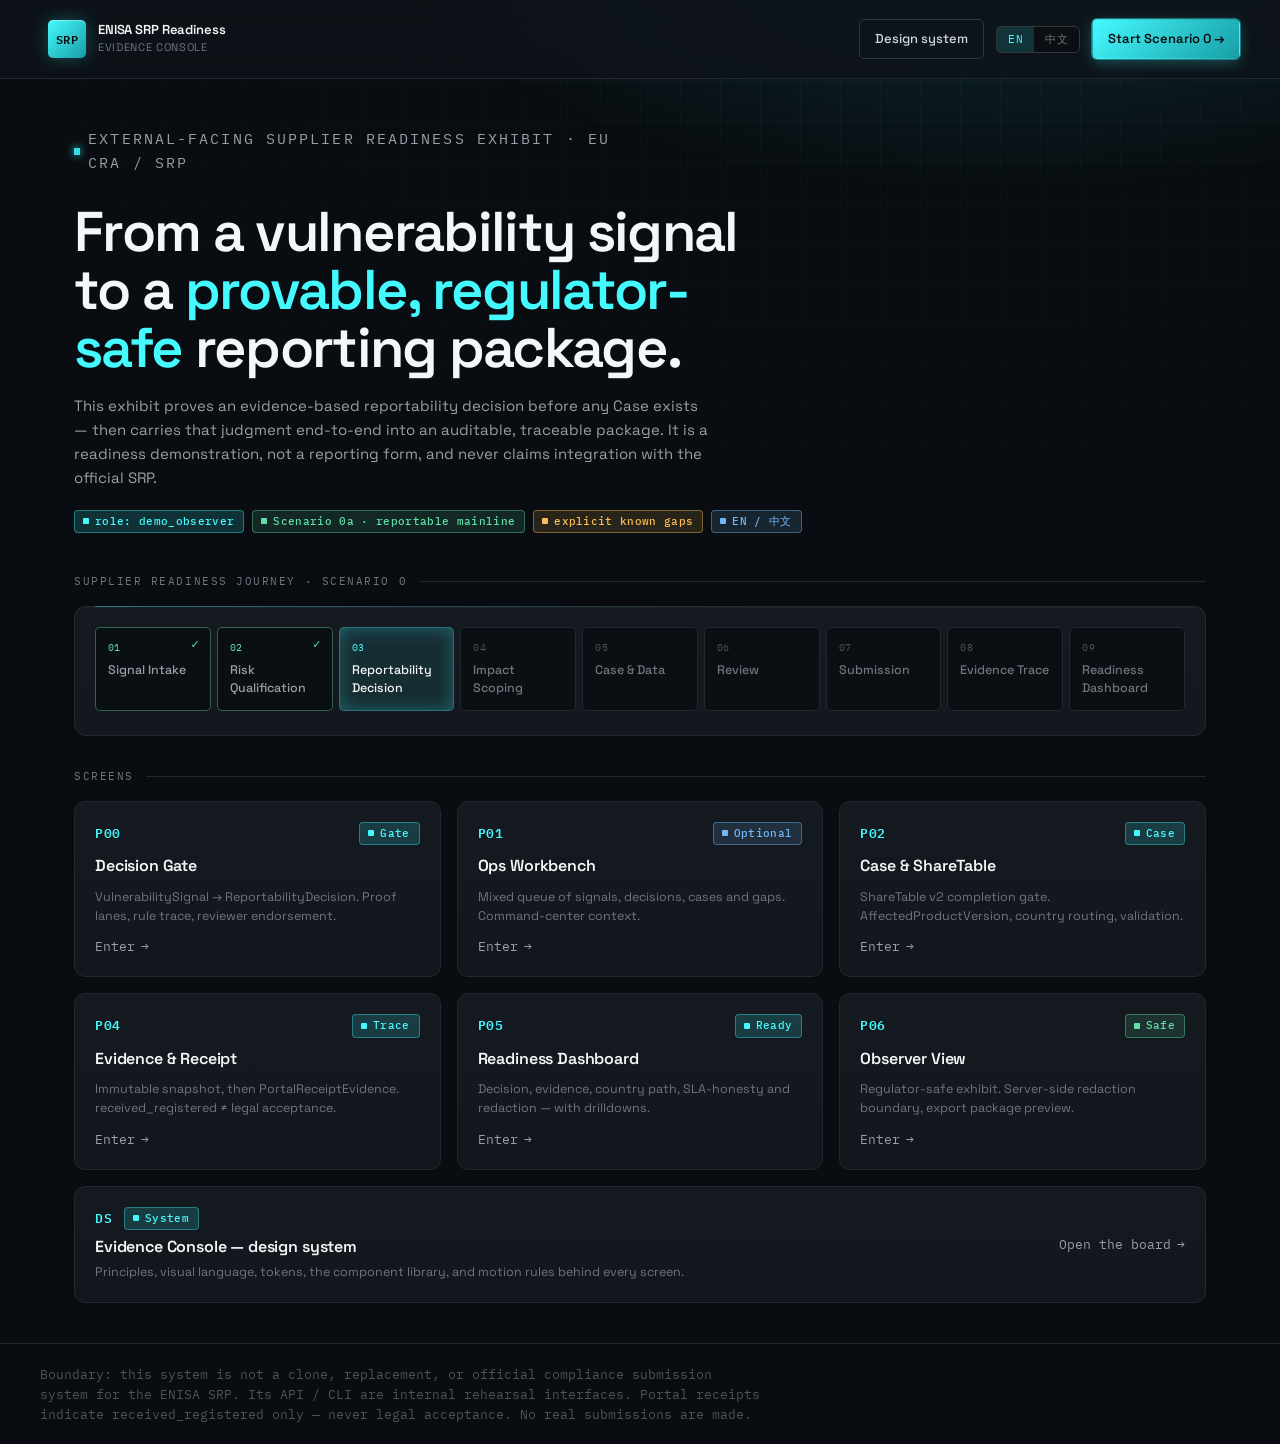
<file: index.html>
<!doctype html>
<html lang="en" data-lang="en">
<head>
  <meta charset="utf-8">
  <meta name="viewport" content="width=device-width, initial-scale=1">
  <title>ENISA SRP Readiness — Evidence Console</title>
  <link rel="stylesheet" href="css/app.css">
  <style>
    .launch { position: relative; z-index: 1; min-height: 100vh; display: flex; flex-direction: column; }
    .launch-top {
      position: sticky; top: 0; z-index: 30;
      display: flex; align-items: center; justify-content: space-between; gap: var(--s4);
      padding: var(--s4) var(--s8);
      background: oklch(0.185 0.014 252 / 0.82); backdrop-filter: blur(14px);
      border-bottom: 1px solid var(--line-soft);
    }
    .launch-body { flex: 1; width: 100%; max-width: 1180px; margin: 0 auto; padding: var(--s9) var(--s6) var(--s8); }
    .launch-hero { max-width: 760px; margin-bottom: var(--s8); }
    .launch-hero h1 {
      font-size: clamp(34px, 5vw, 56px); line-height: 1.04; letter-spacing: -0.03em;
      margin: var(--s4) 0 var(--s4); text-wrap: balance;
    }
    .launch-hero h1 em { font-style: normal; color: var(--accent-bright); }
    .launch-hero p { font-size: var(--fs-md); color: var(--text-mid); line-height: 1.6; max-width: 64ch; text-wrap: pretty; }
    .hero-chips { display: flex; gap: var(--s2); flex-wrap: wrap; margin-top: var(--s5); }

    .section-label {
      display: flex; align-items: center; gap: var(--s3);
      font-family: var(--mono); font-size: var(--fs-micro); letter-spacing: var(--track-wide);
      text-transform: uppercase; color: var(--text-low); margin: var(--s7) 0 var(--s4);
    }
    .section-label::after { content: ''; flex: 1; height: 1px; background: var(--line-soft); }

    .screen-grid { display: grid; grid-template-columns: repeat(3, 1fr); gap: var(--s4); }
    .screen-card {
      position: relative; display: flex; flex-direction: column; gap: var(--s3);
      padding: var(--s5); min-height: 168px;
      border: 1px solid var(--line-soft); border-radius: var(--r-lg);
      background: linear-gradient(180deg, var(--surface-1), oklch(0.2 0.015 250));
      transition: border-color var(--t) var(--ease), transform var(--t) var(--ease), box-shadow var(--t) var(--ease);
      overflow: hidden;
    }
    .screen-card::before { content: ''; position: absolute; left: var(--s5); right: 50%; top: -1px; height: 1px; background: linear-gradient(90deg, var(--accent-line), transparent); }
    .screen-card:hover { border-color: var(--accent-line); transform: translateY(-3px); box-shadow: 0 12px 32px oklch(0 0 0 / 0.4), 0 0 24px var(--accent-glow); }
    .screen-card .sc-head { display: flex; align-items: center; justify-content: space-between; }
    .screen-card .sc-idx { font-family: var(--mono); font-size: 13px; font-weight: 600; color: var(--accent-bright); letter-spacing: 0.04em; }
    .screen-card h3 { font-size: var(--fs-h3); }
    .screen-card p { font-size: var(--fs-meta); color: var(--text-low); line-height: 1.5; }
    .screen-card .sc-go { margin-top: auto; font-family: var(--mono); font-size: var(--fs-meta); color: var(--text-mid); display: flex; align-items: center; gap: 6px; }
    .screen-card:hover .sc-go { color: var(--accent-bright); }
    .screen-card .sc-go .arrow { transition: transform var(--t-fast); }
    .screen-card:hover .sc-go .arrow { transform: translateX(4px); }

    .ds-card { grid-column: span 3; flex-direction: row; align-items: center; justify-content: space-between; min-height: auto; gap: var(--s5); }
    .ds-card .sc-go { margin-top: 0; }

    .launch-foot { border-top: 1px solid var(--line-soft); padding: var(--s5) var(--s8); }
    .launch-foot p { font-family: var(--mono); font-size: var(--fs-meta); color: var(--text-faint); line-height: 1.6; max-width: 90ch; }
    @media (max-width: 1099px) {
      .launch-top { padding: var(--s4) var(--s5); }
      .launch-body { padding: var(--s7) var(--s5) var(--s7); }
      .screen-grid { grid-template-columns: 1fr 1fr; }
      .ds-card { grid-column: span 2; }
    }
    @media (max-width: 700px) {
      .launch-top { padding: var(--s3) var(--s4); flex-wrap: wrap; gap: var(--s3); }
      .launch-top .toolbar { width: 100%; justify-content: space-between; }
      .launch-body { padding: var(--s6) var(--s4); }
      .screen-grid { grid-template-columns: 1fr; }
      .ds-card { grid-column: span 1; flex-direction: column; align-items: flex-start; }
      .launch-foot { padding: var(--s5) var(--s4); }
    }
  </style>
</head>
<body>
  <div class="launch">
    <header class="launch-top">
      <div class="brand">
        <div class="brand-mark">SRP</div>
        <div>
          <h1><span class="en">ENISA SRP Readiness</span><span class="cn">ENISA SRP 准备度</span></h1>
          <p><span class="en">Evidence Console</span><span class="cn">证据控制台</span></p>
        </div>
      </div>
      <div class="toolbar">
        <a class="btn ghost" href="design-system.html"><span class="en">Design system</span><span class="cn">设计系统</span></a>
        <div class="lang-toggle"><button type="button" data-lang-target="en">EN</button><button type="button" data-lang-target="cn">中文</button></div>
        <a class="btn primary" href="p00-decision-gate.html"><span class="en">Start Scenario 0 →</span><span class="cn">开始 Scenario 0 →</span></a>
      </div>
    </header>

    <main class="launch-body">
      <section class="launch-hero">
        <p class="eyebrow"><span class="en">External-facing Supplier Readiness Exhibit · EU CRA / SRP</span><span class="cn">对外供应商准备度展示 · EU CRA / SRP</span></p>
        <h1><span class="en">From a vulnerability signal to a <em>provable, regulator-safe</em> reporting package.</span><span class="cn">从漏洞信号到<em>可证明、监管安全</em>的报送包。</span></h1>
        <p><span class="en">This exhibit proves an evidence-based reportability decision before any Case exists — then carries that judgment end-to-end into an auditable, traceable package. It is a readiness demonstration, not a reporting form, and never claims integration with the official SRP.</span><span class="cn">本展示在任何 Case 存在之前先证明基于证据的报送触发判断，再把这一判断端到端转化为可审计、可留痕的报送包。它是准备度展示，而非报送表单，且绝不宣称已对接官方 SRP。</span></p>
        <div class="hero-chips">
          <span class="pill accent">role: demo_observer</span>
          <span class="pill ok">Scenario 0a · reportable mainline</span>
          <span class="pill warn">explicit known gaps</span>
          <span class="pill info">EN / 中文</span>
        </div>
      </section>

      <div class="section-label"><span class="en">Supplier readiness journey · Scenario 0</span><span class="cn">供应商准备度旅程 · Scenario 0</span></div>
      <div class="panel">
        <div class="journey">
          <div class="journey-step done"><span class="n">01</span><b><span class="en">Signal Intake</span><span class="cn">信号录入</span></b></div>
          <div class="journey-step done"><span class="n">02</span><b><span class="en">Risk Qualification</span><span class="cn">风险判断</span></b></div>
          <div class="journey-step active"><span class="n">03</span><b><span class="en">Reportability Decision</span><span class="cn">报送触发判断</span></b></div>
          <div class="journey-step"><span class="n">04</span><b><span class="en">Impact Scoping</span><span class="cn">影响范围</span></b></div>
          <div class="journey-step"><span class="n">05</span><b><span class="en">Case &amp; Data</span><span class="cn">Case 与数据</span></b></div>
          <div class="journey-step"><span class="n">06</span><b><span class="en">Review</span><span class="cn">审核</span></b></div>
          <div class="journey-step"><span class="n">07</span><b><span class="en">Submission</span><span class="cn">模拟提交</span></b></div>
          <div class="journey-step"><span class="n">08</span><b><span class="en">Evidence Trace</span><span class="cn">证据留痕</span></b></div>
          <div class="journey-step"><span class="n">09</span><b><span class="en">Readiness Dashboard</span><span class="cn">准备度仪表盘</span></b></div>
        </div>
      </div>

      <div class="section-label"><span class="en">Screens</span><span class="cn">页面</span></div>
      <div class="screen-grid">
        <a class="screen-card" href="p00-decision-gate.html">
          <div class="sc-head"><span class="sc-idx">P00</span><span class="pill accent">Gate</span></div>
          <h3><span class="en">Decision Gate</span><span class="cn">决策门</span></h3>
          <p><span class="en">VulnerabilitySignal → ReportabilityDecision. Proof lanes, rule trace, reviewer endorsement.</span><span class="cn">VulnerabilitySignal → ReportabilityDecision。Proof lanes、规则追踪、审核背书。</span></p>
          <span class="sc-go"><span class="en">Enter</span><span class="cn">进入</span><span class="arrow">→</span></span>
        </a>
        <a class="screen-card" href="workbench.html">
          <div class="sc-head"><span class="sc-idx">P01</span><span class="pill info">Optional</span></div>
          <h3><span class="en">Ops Workbench</span><span class="cn">运营工作台</span></h3>
          <p><span class="en">Mixed queue of signals, decisions, cases and gaps. Command-center context.</span><span class="cn">信号、判断、Case 和缺口的混合队列。指挥中心上下文。</span></p>
          <span class="sc-go"><span class="en">Enter</span><span class="cn">进入</span><span class="arrow">→</span></span>
        </a>
        <a class="screen-card" href="case-sharetable.html">
          <div class="sc-head"><span class="sc-idx">P02</span><span class="pill accent">Case</span></div>
          <h3><span class="en">Case &amp; ShareTable</span><span class="cn">案例与数据</span></h3>
          <p><span class="en">ShareTable v2 completion gate. AffectedProductVersion, country routing, validation.</span><span class="cn">ShareTable v2 完成守卫。AffectedProductVersion、国家路由、校验。</span></p>
          <span class="sc-go"><span class="en">Enter</span><span class="cn">进入</span><span class="arrow">→</span></span>
        </a>
        <a class="screen-card" href="evidence-receipt.html">
          <div class="sc-head"><span class="sc-idx">P04</span><span class="pill accent">Trace</span></div>
          <h3><span class="en">Evidence &amp; Receipt</span><span class="cn">证据与回执</span></h3>
          <p><span class="en">Immutable snapshot, then PortalReceiptEvidence. received_registered ≠ legal acceptance.</span><span class="cn">不可变快照，再附加 PortalReceiptEvidence。received_registered ≠ 法律接受。</span></p>
          <span class="sc-go"><span class="en">Enter</span><span class="cn">进入</span><span class="arrow">→</span></span>
        </a>
        <a class="screen-card" href="readiness-dashboard.html">
          <div class="sc-head"><span class="sc-idx">P05</span><span class="pill accent">Ready</span></div>
          <h3><span class="en">Readiness Dashboard</span><span class="cn">准备度仪表盘</span></h3>
          <p><span class="en">Decision, evidence, country path, SLA-honesty and redaction — with drilldowns.</span><span class="cn">判断、证据、国家路径、SLA 诚实度与脱敏 —— 含下钻。</span></p>
          <span class="sc-go"><span class="en">Enter</span><span class="cn">进入</span><span class="arrow">→</span></span>
        </a>
        <a class="screen-card" href="demo-observer.html">
          <div class="sc-head"><span class="sc-idx">P06</span><span class="pill ok">Safe</span></div>
          <h3><span class="en">Observer View</span><span class="cn">观察者视图</span></h3>
          <p><span class="en">Regulator-safe exhibit. Server-side redaction boundary, export package preview.</span><span class="cn">监管安全展示。服务端脱敏边界、导出包预览。</span></p>
          <span class="sc-go"><span class="en">Enter</span><span class="cn">进入</span><span class="arrow">→</span></span>
        </a>
        <a class="screen-card ds-card" href="design-system.html">
          <div>
            <div class="sc-head" style="gap:var(--s3);justify-content:flex-start"><span class="sc-idx">DS</span><span class="pill accent">System</span></div>
            <h3 style="margin-top:var(--s2)"><span class="en">Evidence Console — design system</span><span class="cn">Evidence Console —— 设计系统</span></h3>
            <p style="margin-top:6px"><span class="en">Principles, visual language, tokens, the component library, and motion rules behind every screen.</span><span class="cn">所有页面背后的设计原则、视觉语言、tokens、组件库与动效规则。</span></p>
          </div>
          <span class="sc-go"><span class="en">Open the board</span><span class="cn">打开设计板</span><span class="arrow">→</span></span>
        </a>
      </div>
    </main>

    <footer class="launch-foot">
      <p><span class="en">Boundary: this system is not a clone, replacement, or official compliance submission system for the ENISA SRP. Its API / CLI are internal rehearsal interfaces. Portal receipts indicate received_registered only — never legal acceptance. No real submissions are made.</span><span class="cn">边界：本系统不是 ENISA SRP 的复刻、替代或正式合规报送系统。其 API / CLI 为内部演练接口。门户回执仅表示 received_registered —— 绝非法律接受。不做任何真实提交。</span></p>
    </footer>
  </div>
  <div class="toast" data-toast></div>
  <script src="js/app.js"></script>
</body>
</html>
</file>
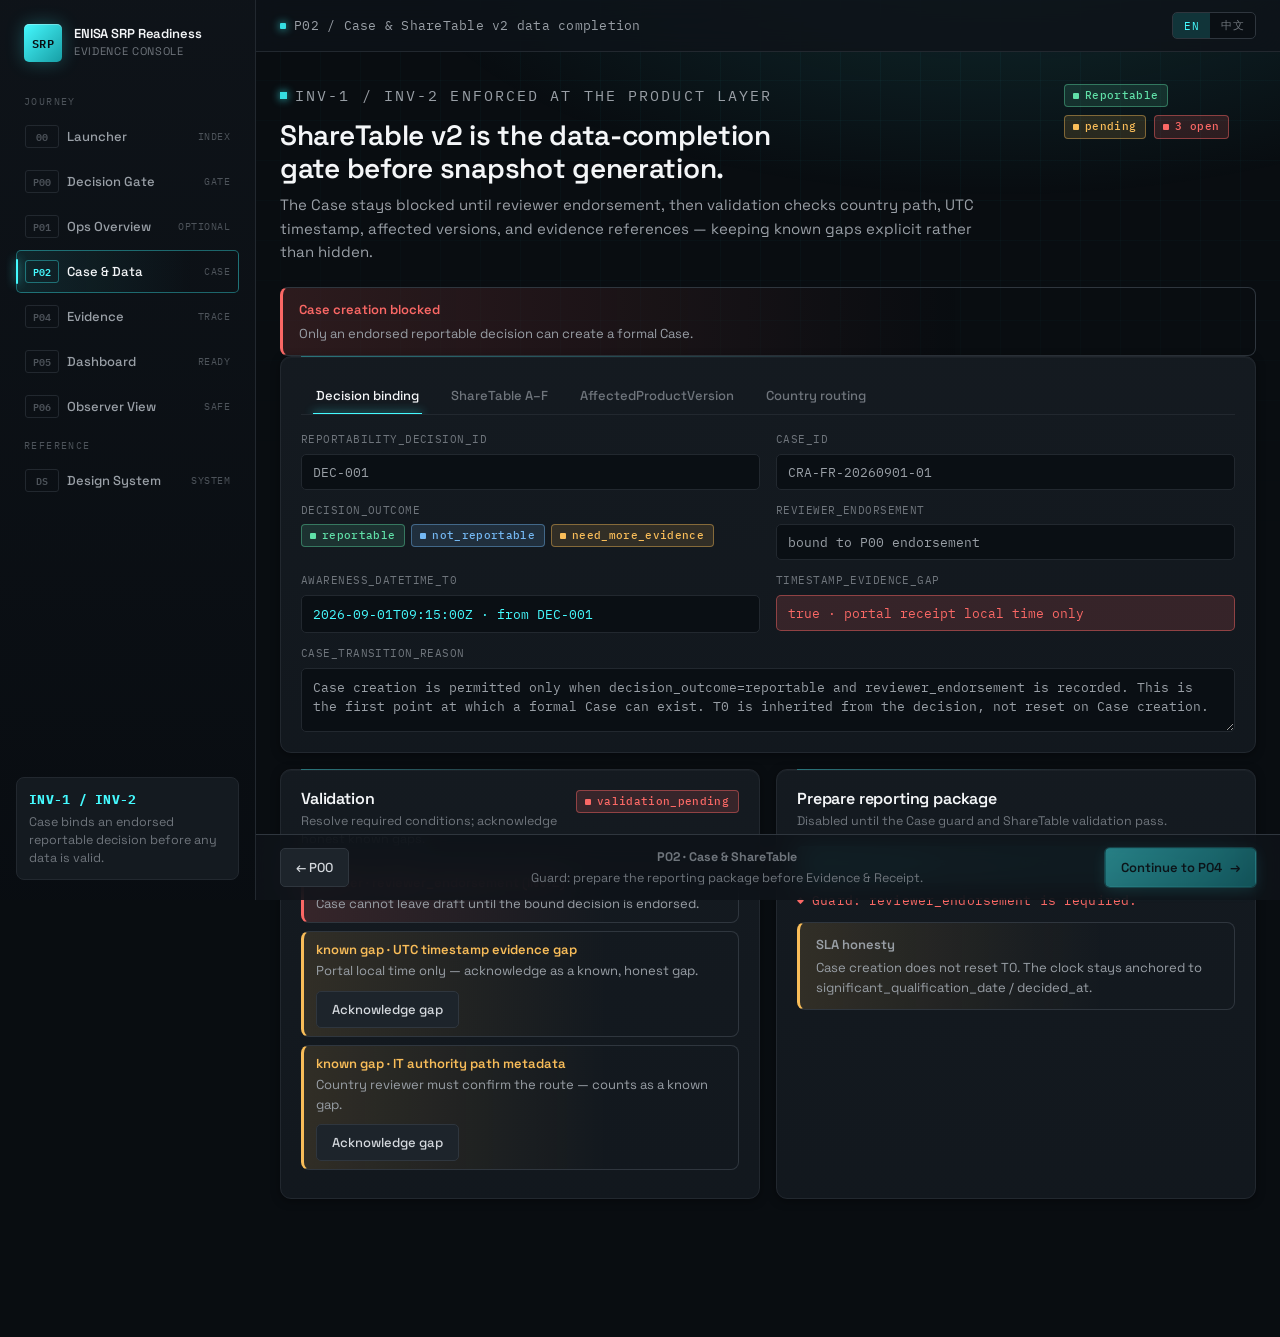
<file: case-sharetable.html>
<!doctype html>
<html lang="en" data-lang="en">
<head>
  <meta charset="utf-8">
  <meta name="viewport" content="width=device-width, initial-scale=1">
  <title>P02 · Case & ShareTable v2 — Evidence Console</title>
  <link rel="stylesheet" href="css/app.css">
</head>
<body>
  <div class="app-shell">
    <aside class="side">
      <div class="brand"><div class="brand-mark">SRP</div><div><h1><span class="en">ENISA SRP Readiness</span><span class="cn">ENISA SRP 准备度</span></h1><p><span class="en">Evidence Console</span><span class="cn">证据控制台</span></p></div></div>
      <nav class="nav" aria-label="Screens">
        <span class="nav-label"><span class="en">Journey</span><span class="cn">旅程</span></span>
        <a href="index.html"><span class="idx">00</span><span class="nav-title"><span class="en">Launcher</span><span class="cn">入口总览</span></span><span class="nav-meta">Index</span></a>
        <a href="p00-decision-gate.html"><span class="idx">P00</span><span class="nav-title"><span class="en">Decision Gate</span><span class="cn">决策门</span></span><span class="nav-meta">Gate</span></a>
        <a href="workbench.html"><span class="idx">P01</span><span class="nav-title"><span class="en">Ops Overview</span><span class="cn">运营总览</span></span><span class="nav-meta">Optional</span></a>
        <a class="active" href="case-sharetable.html"><span class="idx">P02</span><span class="nav-title"><span class="en">Case &amp; Data</span><span class="cn">案例与数据</span></span><span class="nav-meta">Case</span></a>
        <a href="evidence-receipt.html"><span class="idx">P04</span><span class="nav-title"><span class="en">Evidence</span><span class="cn">证据回执</span></span><span class="nav-meta">Trace</span></a>
        <a href="readiness-dashboard.html"><span class="idx">P05</span><span class="nav-title"><span class="en">Dashboard</span><span class="cn">仪表盘</span></span><span class="nav-meta">Ready</span></a>
        <a href="demo-observer.html"><span class="idx">P06</span><span class="nav-title"><span class="en">Observer View</span><span class="cn">观察者视图</span></span><span class="nav-meta">Safe</span></a>
        <span class="nav-label"><span class="en">Reference</span><span class="cn">参考</span></span>
        <a href="design-system.html"><span class="idx">DS</span><span class="nav-title"><span class="en">Design System</span><span class="cn">设计系统</span></span><span class="nav-meta">System</span></a>
      </nav>
      <div class="side-footer"><div class="role-chip"><b>INV-1 / INV-2</b><span><span class="en">Case binds an endorsed reportable decision before any data is valid.</span><span class="cn">Case 在任何数据有效前先绑定已背书的 reportable 判断。</span></span></div></div>
    </aside>

    <main class="main">
      <header class="topbar">
        <div class="crumbs"><span class="en">P02 / Case &amp; ShareTable v2 data completion</span><span class="cn">P02 / Case 与 ShareTable v2 数据完成</span></div>
        <div class="toolbar"><div class="lang-toggle"><button type="button" data-lang-target="en">EN</button><button type="button" data-lang-target="cn">中文</button></div></div>
      </header>

      <section class="content" data-screen-label="P02 Case & ShareTable">
        <div class="page-head">
          <div>
            <p class="eyebrow"><span class="en">INV-1 / INV-2 enforced at the product layer</span><span class="cn">在产品层强制 INV-1 / INV-2</span></p>
            <h2><span class="en">ShareTable v2 is the data-completion gate before snapshot generation.</span><span class="cn">ShareTable v2 是生成快照前的数据完成守卫。</span></h2>
            <p><span class="en">The Case stays blocked until reviewer endorsement, then validation checks country path, UTC timestamp, affected versions, and evidence references — keeping known gaps explicit rather than hidden.</span><span class="cn">Case 先由审核背书放行，再校验国家路径、UTC 时间戳、受影响版本与证据引用 —— 显式保留已知缺口而非隐藏。</span></p>
          </div>
          <div class="head-actions">
            <span data-outcome-pill class="pill ok">Reportable</span>
            <span data-endorsement-status class="pill warn">pending</span>
            <span data-validation-count class="pill danger">3 open</span>
          </div>
        </div>

        <div data-case-guard class="callout danger mb-4"><strong><span class="en">Case creation blocked</span><span class="cn">Case 创建已阻断</span></strong><span><span class="en">Only an endorsed reportable decision can create a formal Case. Endorse on P00 first.</span><span class="cn">只有已背书的 reportable 判断才能创建正式 Case。请先在 P00 背书。</span></span></div>

        <div class="case-workbench-grid">
          <div class="panel" data-tabs>
            <div class="tabs">
              <button class="tab active" data-tab="decision"><span class="en">Decision binding</span><span class="cn">判断绑定</span></button>
              <button class="tab" data-tab="shared">ShareTable A–F</button>
              <button class="tab" data-tab="affected">AffectedProductVersion</button>
              <button class="tab" data-tab="country"><span class="en">Country routing</span><span class="cn">国家路由</span></button>
            </div>

            <section class="tab-panel active" data-tab-panel="decision">
              <div class="field-grid">
                <div class="field"><label>reportability_decision_id</label><input value="DEC-001" readonly></div>
                <div class="field"><label>case_id</label><input value="CRA-FR-20260901-01" readonly></div>
                <div class="field"><label>decision_outcome</label><div class="field-value token-list" aria-label="decision_outcome options"><span class="pill ok">reportable</span><span class="pill info">not_reportable</span><span class="pill warn">need_more_evidence</span></div></div>
                <div class="field"><label>reviewer_endorsement</label><input value="bound to P00 endorsement" readonly></div>
                <div class="field"><label>awareness_datetime_t0</label><div class="field-value mono">2026-09-01T09:15:00Z · from DEC-001</div></div>
                <div class="field"><label>timestamp_evidence_gap</label><input class="invalid" value="true · portal receipt local time only" readonly></div>
                <div class="field" style="grid-column:1/-1"><label>case_transition_reason</label><textarea readonly>Case creation is permitted only when decision_outcome=reportable and reviewer_endorsement is recorded. This is the first point at which a formal Case can exist. T0 is inherited from the decision, not reset on Case creation.</textarea></div>
              </div>
            </section>

            <section class="tab-panel" data-tab-panel="shared">
              <div class="field-grid">
                <div class="field"><label>A · supplier_legal_name</label><input value="NetShield Manufacturing GmbH"></div>
                <div class="field"><label>B · vulnerability_identifier</label><input value="CVE-2026-12345"></div>
                <div class="field"><label>C · product_family</label><input value="NetShield Edge"></div>
                <div class="field"><label>D · severity_basis</label><input value="CVSS 9.1 + severe impact rationale"></div>
                <div class="field"><label>E · affected_market_scope</label><input value="FR, DE, IT, ES"></div>
                <div class="field"><label>F · reportability_basis</label><input value="L2 severe_incident_security_impact met"></div>
                <div class="field"><label>BB · submission_purpose</label><select><option>legal</option><option>info</option><option>action</option></select></div>
                <div class="field"><label>BC · reporting_path</label><select><option>fr_portal_product_vulnerability</option><option>srp</option><option>email</option><option>fallback</option><option>dry_run_snapshot</option></select></div>
                <div class="field"><label>BG · significant_qualification_date</label><input value="2026-09-01T09:15:00Z"></div>
                <div class="field"><label>BL · portal_receipt_datetime</label><input class="invalid" value="Known gap · local visible time only"></div>
                <div class="field"><label>AY · cwe_or_owasp</label><input value="CWE-787 / CWE-416 candidate"></div>
                <div class="field"><label>AZ · technical_details</label><input value="Authenticated RCE via management API parser"></div>
                <div class="field" style="grid-column:1/-1"><label>BI · targeted_comm_plan</label><textarea>Integrator advisory first; public disclosure after coordinated patch availability.</textarea></div>
              </div>
            </section>

            <section class="tab-panel" data-tab-panel="affected">
              <div class="panel-head"><div><h3 class="panel-title">AffectedProductVersion</h3><p class="panel-sub"><span class="en">Repeating rows keyed by case_id + product_model + affected_version + market_country.</span><span class="cn">重复行键为 case_id + product_model + affected_version + market_country。</span></p></div><button class="btn" type="button" data-add-product><span class="en">Confirm rows</span><span class="cn">确认行</span></button></div>
              <div class="table-wrap">
                <table>
                  <thead><tr><th><span class="en">product_model</span><span class="cn">产品型号 (product_model)</span></th><th><span class="en">affected_version</span><span class="cn">受影响版本 (affected_version)</span></th><th><span class="en">fixed_version</span><span class="cn">修复版本 (fixed_version)</span></th><th><span class="en">market</span><span class="cn">市场 (market)</span></th><th><span class="en">installed_base</span><span class="cn">安装基数 (installed_base)</span></th><th><span class="en">evidence_ref</span><span class="cn">证据引用 (evidence_ref)</span></th><th><span class="en">state</span><span class="cn">状态 (state)</span></th></tr></thead>
                  <tbody>
                    <tr><td>NetShield Edge 400</td><td class="mono">2.8.0–2.8.4</td><td class="mono">2.8.6</td><td>FR</td><td class="mono">52</td><td class="mono">PROD-17</td><td><span class="pill ok">scoped</span></td></tr>
                    <tr><td>NetShield Edge 400</td><td class="mono">2.8.0–2.8.4</td><td class="mono">2.8.6</td><td>DE</td><td class="mono">44</td><td class="mono">PROD-18</td><td><span class="pill ok">scoped</span></td></tr>
                    <tr><td>NetShield Edge 410</td><td class="mono">2.8.1</td><td class="mono">2.8.6</td><td>IT</td><td class="mono">31</td><td class="mono">—</td><td><span class="pill warn">notes missing</span></td></tr>
                    <tr><td>NetShield Edge 410</td><td class="mono">2.8.1</td><td class="mono">2.8.6</td><td>ES</td><td class="mono">23</td><td class="mono">PROD-20</td><td><span class="pill warn">email fallback</span></td></tr>
                  </tbody>
                </table>
              </div>
              <div class="callout info" style="margin-top:12px"><strong><span class="en">Aggregated, never per-customer</span><span class="cn">聚合，绝不逐客户</span></strong><span><span class="en">installed_base is an aggregate count. Customer names and SCM detail are out of model and hidden from demo_observer.</span><span class="cn">installed_base 为聚合数。客户名与 SCM 细节不入模型，且对 demo_observer 隐藏。</span></span></div>
            </section>

            <section class="tab-panel" data-tab-panel="country">
              <div class="grid two">
                <div class="callout info"><strong><span class="en">FR · ready</span><span class="cn">FR · 就绪 (ready)</span></strong><span><span class="en">fr_portal_product_vulnerability · Club-SSI style request reference.</span><span class="cn">fr_portal_product_vulnerability · Club-SSI 风格请求引用。</span></span></div>
                <div class="callout warning"><strong><span class="en">DE · testing</span><span class="cn">DE · 测试中 (testing)</span></strong><span><span class="en">BSI testing period path; no production SRP integration claim.</span><span class="cn">BSI 测试期路径；不宣称生产 SRP 集成。</span></span></div>
                <div class="callout warning"><strong><span class="en">ES · fallback</span><span class="cn">ES · 降级通道 (fallback)</span></strong><span><span class="en">CCN-CERT email fallback with country-note reviewer before submission.</span><span class="cn">CCN-CERT 邮件降级通道，提交前需国家审核人备注。</span></span></div>
                <div class="callout danger"><strong><span class="en">IT · gap</span><span class="cn">IT · 缺口 (gap)</span></strong><span><span class="en">Authority path metadata incomplete; dashboard counts it as a known gap.</span><span class="cn">机构路径元数据不完整；仪表盘将其计为已知缺口。</span></span></div>
              </div>
            </section>
          </div>

          <div class="case-support-grid">
            <div class="panel">
              <div class="panel-head"><div><h3 class="panel-title"><span class="en">Validation</span><span class="cn">校验</span></h3><p class="panel-sub"><span class="en">Resolve required conditions; acknowledge honest known gaps.</span><span class="cn">解决必填条件；确认诚实的已知缺口。</span></p></div><span data-sharetable-ready class="pill danger">validation_pending</span></div>
              <div data-validation-list></div>
            </div>
            <div class="panel">
              <div class="panel-head"><div><h3 class="panel-title"><span class="en">Prepare reporting package</span><span class="cn">准备报送包</span></h3><p class="panel-sub"><span class="en">Disabled until the Case guard and ShareTable validation pass.</span><span class="cn">必须通过 Case 守卫与 ShareTable 校验后才启用。</span></p></div></div>
              <div data-action-block>
                <button class="btn primary" type="button" data-prepare-package disabled><span class="en">Prepare reporting package</span><span class="cn">准备报送包</span></button>
                <p class="guard-reason blocked" data-guard-reason>Guard: reviewer_endorsement is required.</p>
              </div>
              <div class="callout warning" style="margin-top:12px"><strong><span class="en">SLA honesty</span><span class="cn">SLA 诚实度</span></strong><span><span class="en">Case creation does not reset T0. The clock stays anchored to significant_qualification_date / decided_at.</span><span class="cn">Case 创建不重置 T0。时钟仍锚定 significant_qualification_date / decided_at。</span></span></div>
            </div>
          </div>
        </div>
      </section>

      <footer class="journey-footer" aria-label="Scenario 0 navigation">
        <a class="btn footer-back" href="p00-decision-gate.html"><span class="en">← P00</span><span class="cn">← P00</span></a>
        <div class="journey-status">
          <b><span class="en">P02 · Case &amp; ShareTable</span><span class="cn">P02 · Case 与 ShareTable</span></b>
          <span><span class="en">Guard: prepare the reporting package before Evidence &amp; Receipt.</span><span class="cn">守卫：进入 Evidence &amp; Receipt 前先准备报送包。</span></span>
        </div>
        <a class="btn primary footer-next" href="evidence-receipt.html" data-requires="package"><span class="en">Continue to P04</span><span class="cn">继续到 P04</span> <span class="arrow">→</span></a>
      </footer>
    </main>
  </div>
  <div class="toast" data-toast></div>
  <script src="js/app.js"></script>
</body>
</html>
</file>
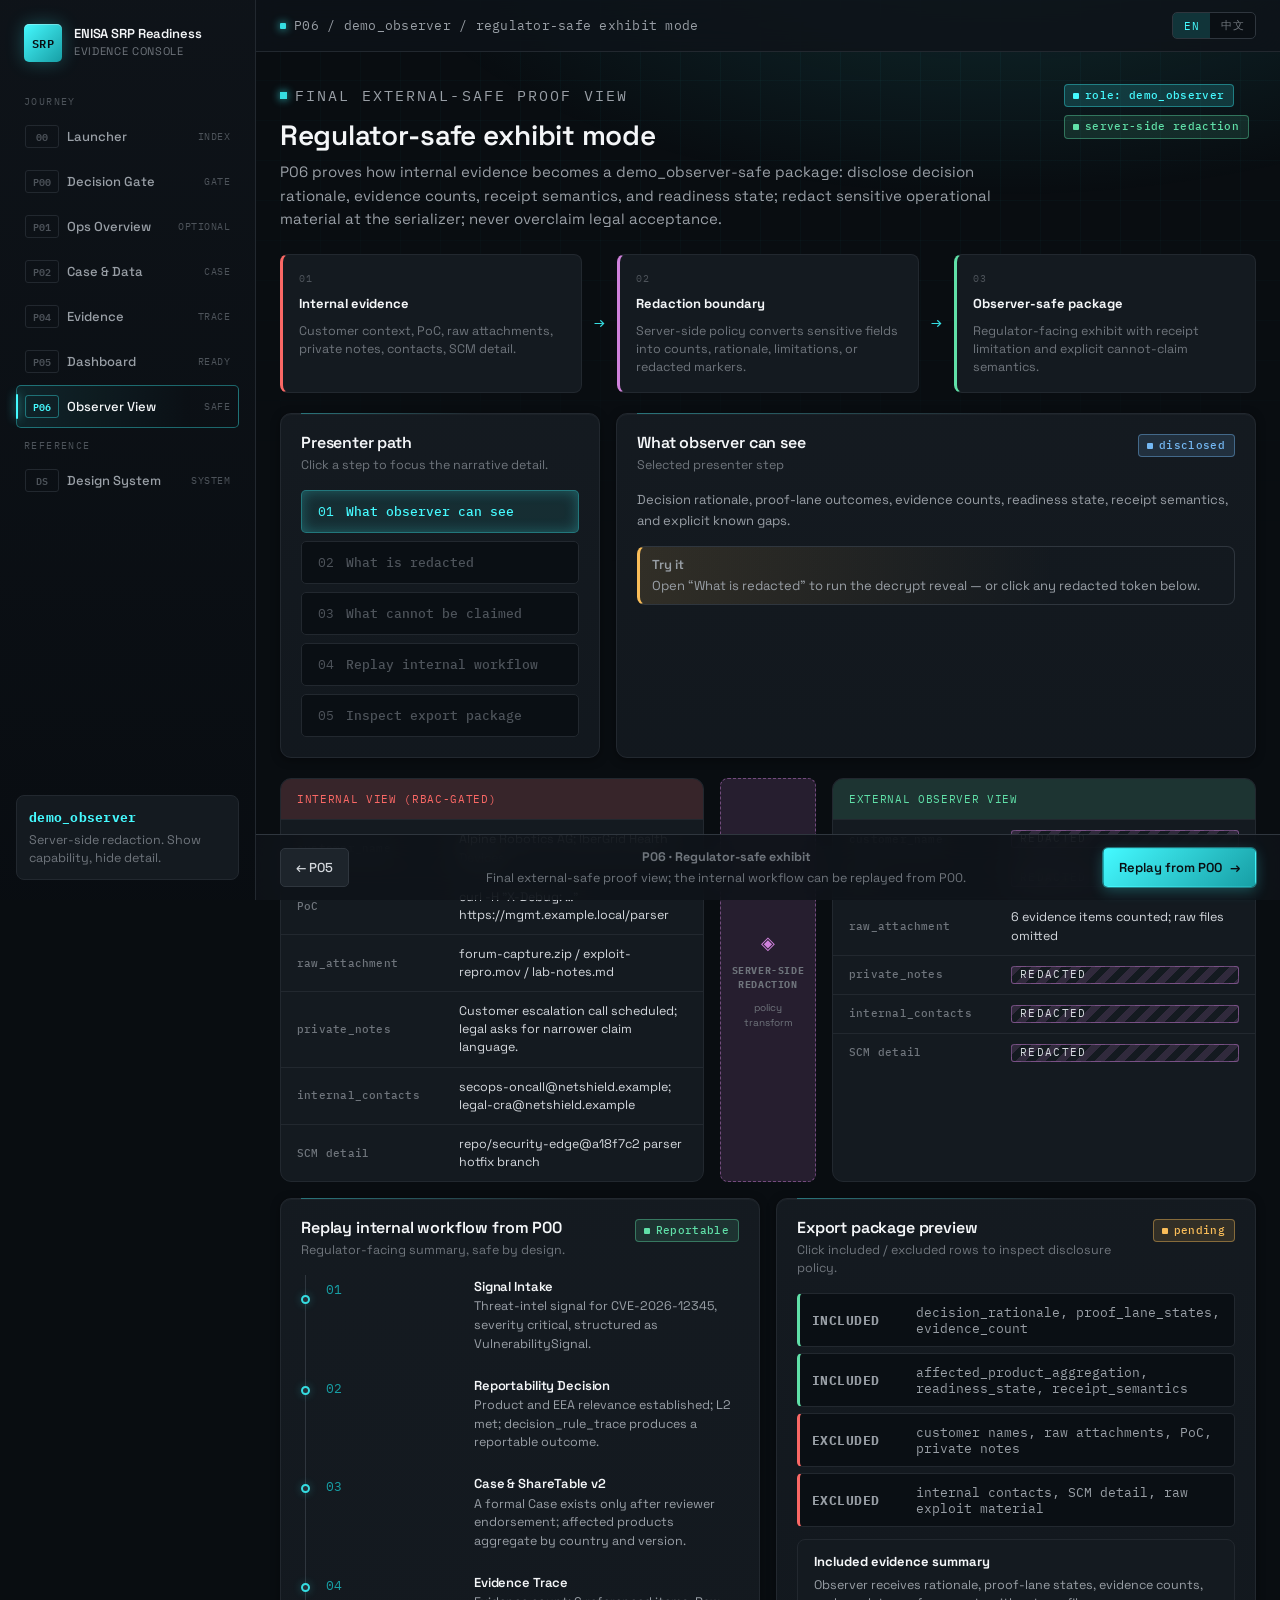
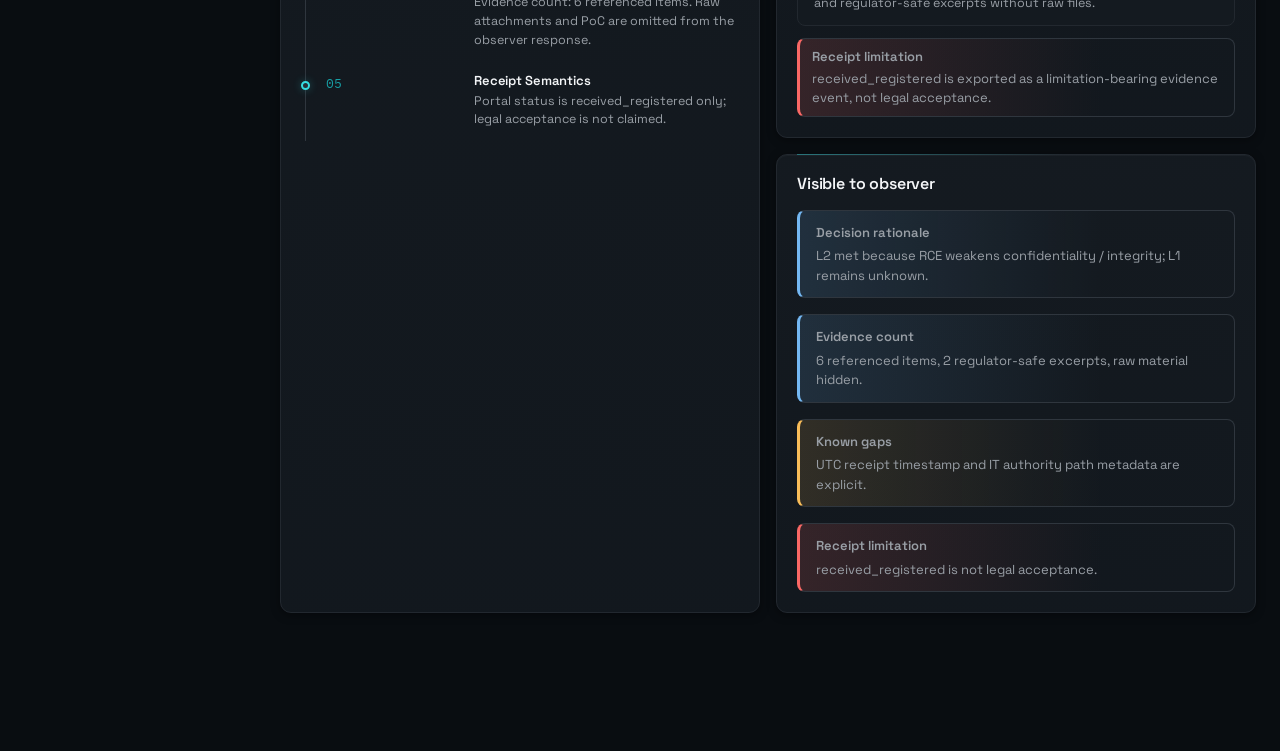
<file: demo-observer.html>
<!doctype html>
<html lang="en" data-lang="en">
<head>
  <meta charset="utf-8">
  <meta name="viewport" content="width=device-width, initial-scale=1">
  <title>P06 · Demo Observer View — Evidence Console</title>
  <link rel="stylesheet" href="css/app.css">
</head>
<body>
  <div class="app-shell">
    <aside class="side">
      <div class="brand"><div class="brand-mark">SRP</div><div><h1><span class="en">ENISA SRP Readiness</span><span class="cn">ENISA SRP 准备度</span></h1><p><span class="en">Evidence Console</span><span class="cn">证据控制台</span></p></div></div>
      <nav class="nav" aria-label="Screens">
        <span class="nav-label"><span class="en">Journey</span><span class="cn">旅程</span></span>
        <a href="index.html"><span class="idx">00</span><span class="nav-title"><span class="en">Launcher</span><span class="cn">入口总览</span></span><span class="nav-meta">Index</span></a>
        <a href="p00-decision-gate.html"><span class="idx">P00</span><span class="nav-title"><span class="en">Decision Gate</span><span class="cn">决策门</span></span><span class="nav-meta">Gate</span></a>
        <a href="workbench.html"><span class="idx">P01</span><span class="nav-title"><span class="en">Ops Overview</span><span class="cn">运营总览</span></span><span class="nav-meta">Optional</span></a>
        <a href="case-sharetable.html"><span class="idx">P02</span><span class="nav-title"><span class="en">Case &amp; Data</span><span class="cn">案例与数据</span></span><span class="nav-meta">Case</span></a>
        <a href="evidence-receipt.html"><span class="idx">P04</span><span class="nav-title"><span class="en">Evidence</span><span class="cn">证据回执</span></span><span class="nav-meta">Trace</span></a>
        <a href="readiness-dashboard.html"><span class="idx">P05</span><span class="nav-title"><span class="en">Dashboard</span><span class="cn">仪表盘</span></span><span class="nav-meta">Ready</span></a>
        <a class="active" href="demo-observer.html"><span class="idx">P06</span><span class="nav-title"><span class="en">Observer View</span><span class="cn">观察者视图</span></span><span class="nav-meta">Safe</span></a>
        <span class="nav-label"><span class="en">Reference</span><span class="cn">参考</span></span>
        <a href="design-system.html"><span class="idx">DS</span><span class="nav-title"><span class="en">Design System</span><span class="cn">设计系统</span></span><span class="nav-meta">System</span></a>
      </nav>
      <div class="side-footer"><div class="role-chip"><b>demo_observer</b><span><span class="en">Server-side redaction. Show capability, hide detail.</span><span class="cn">服务端脱敏。展示能力，隐藏细节。</span></span></div></div>
    </aside>

    <main class="main">
      <header class="topbar">
        <div class="crumbs"><span class="en">P06 / demo_observer / regulator-safe exhibit mode</span><span class="cn">P06 / demo_observer / 监管安全展示模式</span></div>
        <div class="toolbar"><div class="lang-toggle"><button type="button" data-lang-target="en">EN</button><button type="button" data-lang-target="cn">中文</button></div></div>
      </header>

      <section class="content" data-screen-label="P06 Observer View">
        <div class="page-head">
          <div>
            <p class="eyebrow"><span class="en">Final external-safe proof view</span><span class="cn">最终外部安全证明视图</span></p>
            <h2><span class="en">Regulator-safe exhibit mode</span><span class="cn">监管安全展示模式</span></h2>
            <p><span class="en">P06 proves how internal evidence becomes a demo_observer-safe package: disclose decision rationale, evidence counts, receipt semantics, and readiness state; redact sensitive operational material at the serializer; never overclaim legal acceptance.</span><span class="cn">P06 证明内部证据如何转化为 demo_observer 安全包：披露判断理由、证据数量、回执语义与准备度；在序列化层脱敏敏感材料；绝不声称法律接受。</span></p>
          </div>
          <div class="head-actions"><span class="pill accent">role: demo_observer</span><span class="pill ok">server-side redaction</span></div>
        </div>

        <div class="observer-transform" aria-label="Internal evidence to observer-safe package">
          <div class="transform-card internal"><span class="transform-step">01</span><b><span class="en">Internal evidence</span><span class="cn">内部证据</span></b><p><span class="en">Customer context, PoC, raw attachments, private notes, contacts, SCM detail.</span><span class="cn">客户上下文、PoC、原始附件、私密备注、联系人、SCM 细节。</span></p></div>
          <div class="transform-arrow" aria-hidden="true">→</div>
          <div class="transform-card boundary"><span class="transform-step">02</span><b><span class="en">Redaction boundary</span><span class="cn">脱敏边界</span></b><p><span class="en">Server-side policy converts sensitive fields into counts, rationale, limitations, or redacted markers.</span><span class="cn">服务端策略将敏感字段转换为数量、理由、限制说明或脱敏标记。</span></p></div>
          <div class="transform-arrow" aria-hidden="true">→</div>
          <div class="transform-card observer"><span class="transform-step">03</span><b><span class="en">Observer-safe package</span><span class="cn">观察者安全包</span></b><p><span class="en">Regulator-facing exhibit with receipt limitation and explicit cannot-claim semantics.</span><span class="cn">面向监管的展示包，保留回执限制与不可声称语义。</span></p></div>
        </div>

        <div class="observer-story-grid">
          <div class="panel">
            <div class="panel-head"><div><h3 class="panel-title"><span class="en">Presenter path</span><span class="cn">演示讲述路径</span></h3><p class="panel-sub"><span class="en">Click a step to focus the narrative detail.</span><span class="cn">点击步骤聚焦讲述细节。</span></p></div></div>
            <div class="story-step-list" role="list">
              <button type="button" data-observer-step="see" class="story-step"><span>01</span><b><span class="en">What observer can see</span><span class="cn">观察者可见</span></b></button>
              <button type="button" data-observer-step="redacted" class="story-step"><span>02</span><b><span class="en">What is redacted</span><span class="cn">被脱敏内容</span></b></button>
              <button type="button" data-observer-step="limit" class="story-step"><span>03</span><b><span class="en">What cannot be claimed</span><span class="cn">不可声称内容</span></b></button>
              <button type="button" data-observer-step="replay" class="story-step"><span>04</span><b><span class="en">Replay internal workflow</span><span class="cn">回放内部工作流</span></b></button>
              <button type="button" data-observer-step="export" class="story-step"><span>05</span><b><span class="en">Inspect export package</span><span class="cn">检查导出包</span></b></button>
            </div>
          </div>
          <div class="panel">
            <div class="panel-head"><div><h3 class="panel-title" data-observer-detail-title>What observer can see</h3><p class="panel-sub"><span class="en">Selected presenter step</span><span class="cn">当前选中演示步骤</span></p></div><span class="pill info" data-observer-detail-pill>disclosed</span></div>
            <p data-observer-detail-copy style="font-size:var(--fs-sm);color:var(--text-mid);line-height:1.6">Decision rationale, proof-lane outcomes, evidence counts, readiness state, receipt semantics, and explicit known gaps are visible to demo_observer.</p>
            <div class="callout warning compact" style="margin-top:14px"><strong><span class="en">Try it</span><span class="cn">试一试</span></strong><span><span class="en">Open “What is redacted” to run the decrypt reveal — or click any redacted token below.</span><span class="cn">打开“被脱敏内容”运行解密揭示 —— 或点击下方任意脱敏标记。</span></span></div>
          </div>
        </div>

        <div class="compare-grid mb-4">
          <div class="record-card internal-card">
            <header><span class="en">Internal view (RBAC-gated)</span><span class="cn">内部视图（RBAC 受限）</span></header>
            <div class="record-row"><b>customer_name</b><span>Alpine Robotics AG; IberGrid Health Devices</span></div>
            <div class="record-row"><b>PoC</b><span>curl -H "X-Debug: …" https://mgmt.example.local/parser</span></div>
            <div class="record-row"><b>raw_attachment</b><span>forum-capture.zip / exploit-repro.mov / lab-notes.md</span></div>
            <div class="record-row"><b>private_notes</b><span>Customer escalation call scheduled; legal asks for narrower claim language.</span></div>
            <div class="record-row"><b>internal_contacts</b><span>secops-oncall@netshield.example; legal-cra@netshield.example</span></div>
            <div class="record-row"><b>SCM detail</b><span>repo/security-edge@a18f7c2 parser hotfix branch</span></div>
          </div>
          <div class="redaction-boundary-card" aria-hidden="true"><b><span class="en">server-side redaction</span><span class="cn">服务端脱敏</span></b><span><span class="en">policy transform</span><span class="cn">策略转换</span></span></div>
          <div class="record-card observer-card">
            <header><span class="en">External observer view</span><span class="cn">外部观察者视图</span></header>
            <div class="record-row"><b>customer_name</b><span class="redacted" data-reveal="Alpine Robotics AG; IberGrid Health Devices"></span></div>
            <div class="record-row"><b>PoC</b><span class="redacted" data-reveal='curl -H "X-Debug: …" https://mgmt.example.local/parser'></span></div>
            <div class="record-row"><b>raw_attachment</b><span><span class="en">6 evidence items counted; raw files omitted</span><span class="cn">计数 6 个证据项；原始文件省略</span></span></div>
            <div class="record-row"><b>private_notes</b><span class="redacted" data-reveal="Customer escalation call scheduled; legal asks for narrower claim language."></span></div>
            <div class="record-row"><b>internal_contacts</b><span class="redacted" data-reveal="secops-oncall@netshield.example; legal-cra@netshield.example"></span></div>
            <div class="record-row"><b>SCM detail</b><span class="redacted" data-reveal="repo/security-edge@a18f7c2 parser hotfix branch"></span></div>
          </div>
        </div>

        <div class="grid two observer-workflow-grid">
          <div class="panel">
            <div class="panel-head"><div><h3 class="panel-title"><span class="en">Replay internal workflow from P00</span><span class="cn">从 P00 回放内部工作流</span></h3><p class="panel-sub"><span class="en">Regulator-facing summary, safe by design.</span><span class="cn">面向监管的摘要，默认安全。</span></p></div><span data-outcome-pill class="pill ok">Reportable</span></div>
            <div class="timeline">
              <div class="event"><time>01</time><div><h3><span class="en">Signal Intake</span><span class="cn">信号录入</span></h3><p><span class="en">Threat-intel signal for CVE-2026-12345, severity critical, structured as VulnerabilitySignal.</span><span class="cn">CVE-2026-12345 威胁情报信号，critical 严重度，结构化为 VulnerabilitySignal。</span></p></div></div>
              <div class="event"><time>02</time><div><h3><span class="en">Reportability Decision</span><span class="cn">报送触发判断</span></h3><p><span class="en">Product and EEA relevance established; L2 met; decision_rule_trace produces a reportable outcome.</span><span class="cn">产品与 EEA 相关性成立；L2 满足；decision_rule_trace 生成 reportable。</span></p></div></div>
              <div class="event"><time>03</time><div><h3><span class="en">Case &amp; ShareTable v2</span><span class="cn">Case 与 ShareTable v2</span></h3><p><span class="en">A formal Case exists only after reviewer endorsement; affected products aggregate by country and version.</span><span class="cn">正式 Case 仅在 reviewer endorsement 后存在；受影响产品按国家和版本聚合。</span></p></div></div>
              <div class="event"><time>04</time><div><h3><span class="en">Evidence Trace</span><span class="cn">证据链</span></h3><p><span class="en">Evidence count: 6 referenced items. Raw attachments and PoC are omitted from the observer response.</span><span class="cn">证据数量：6 个引用项。原始附件与 PoC 从观察者响应中省略。</span></p></div></div>
              <div class="event"><time>05</time><div><h3><span class="en">Receipt Semantics</span><span class="cn">回执语义</span></h3><p><span class="en">Portal status is received_registered only; legal acceptance is not claimed.</span><span class="cn">Portal 状态仅为 received_registered；不声称法律接受。</span></p></div></div>
            </div>
          </div>

          <div class="grid observer-export-stack">
            <div class="panel">
              <div class="panel-head"><div><h3 class="panel-title"><span class="en">Export package preview</span><span class="cn">导出包预览</span></h3><p class="panel-sub"><span class="en">Click included / excluded rows to inspect disclosure policy.</span><span class="cn">点击包含/排除行检查披露策略。</span></p></div><span data-package-status class="pill warn">pending</span></div>
              <div class="export-row-list">
                <button type="button" class="export-row included" data-export-item="included-decision"><b><span class="en">Included</span><span class="cn">包含</span></b><span>decision_rationale, proof_lane_states, evidence_count</span></button>
                <button type="button" class="export-row included" data-export-item="included-readiness"><b><span class="en">Included</span><span class="cn">包含</span></b><span>affected_product_aggregation, readiness_state, receipt_semantics</span></button>
                <button type="button" class="export-row excluded" data-export-item="excluded-sensitive"><b><span class="en">Excluded</span><span class="cn">排除</span></b><span>customer names, raw attachments, PoC, private notes</span></button>
                <button type="button" class="export-row excluded" data-export-item="excluded-internal"><b><span class="en">Excluded</span><span class="cn">排除</span></b><span>internal contacts, SCM detail, raw exploit material</span></button>
              </div>
              <div class="export-detail"><b data-export-detail-title>Included evidence summary</b><span data-export-detail-copy>Observer receives rationale, proof-lane states, evidence counts, and regulator-safe excerpts without raw files.</span></div>
              <div class="callout danger compact" style="margin-top:12px"><strong><span class="en">Receipt limitation</span><span class="cn">回执限制</span></strong><span><span class="en">received_registered is exported as a limitation-bearing evidence event, not legal acceptance.</span><span class="cn">received_registered 作为带限制的证据事件导出，不是法律接受。</span></span></div>
            </div>
            <div class="panel">
              <div class="panel-head"><div><h3 class="panel-title"><span class="en">Visible to observer</span><span class="cn">观察者可见</span></h3></div></div>
              <div class="grid observer-visible-grid">
                <div class="callout info"><strong><span class="en">Decision rationale</span><span class="cn">判断理由</span></strong><span><span class="en">L2 met because RCE weakens confidentiality / integrity; L1 remains unknown.</span><span class="cn">L2 满足，因为 RCE 削弱机密性/完整性；L1 仍未知。</span></span></div>
                <div class="callout info"><strong><span class="en">Evidence count</span><span class="cn">证据数量</span></strong><span><span class="en">6 referenced items, 2 regulator-safe excerpts, raw material hidden.</span><span class="cn">6 个引用项、2 个监管安全摘录，原始材料隐藏。</span></span></div>
                <div class="callout warning"><strong><span class="en">Known gaps</span><span class="cn">已知缺口</span></strong><span><span class="en">UTC receipt timestamp and IT authority path metadata are explicit.</span><span class="cn">UTC 回执时间戳与 IT 机构路径元数据缺口被明确展示。</span></span></div>
                <div class="callout danger"><strong><span class="en">Receipt limitation</span><span class="cn">回执限制</span></strong><span><span class="en">received_registered is not legal acceptance.</span><span class="cn">received_registered 不是法律接受。</span></span></div>
              </div>
            </div>
          </div>
        </div>
      </section>

      <footer class="journey-footer" aria-label="Scenario 0 navigation">
        <a class="btn footer-back" href="readiness-dashboard.html"><span class="en">← P05</span><span class="cn">← P05</span></a>
        <div class="journey-status">
          <b><span class="en">P06 · Regulator-safe exhibit</span><span class="cn">P06 · 监管安全展示</span></b>
          <span><span class="en">Final external-safe proof view; the internal workflow can be replayed from P00.</span><span class="cn">最终外部安全证明视图；可从 P00 回放内部工作流。</span></span>
        </div>
        <a class="btn primary footer-next" href="p00-decision-gate.html"><span class="en">Replay from P00</span><span class="cn">从 P00 回放</span> <span class="arrow">→</span></a>
      </footer>
    </main>
  </div>
  <div class="toast" data-toast></div>
  <script src="js/app.js"></script>
</body>
</html>
</file>
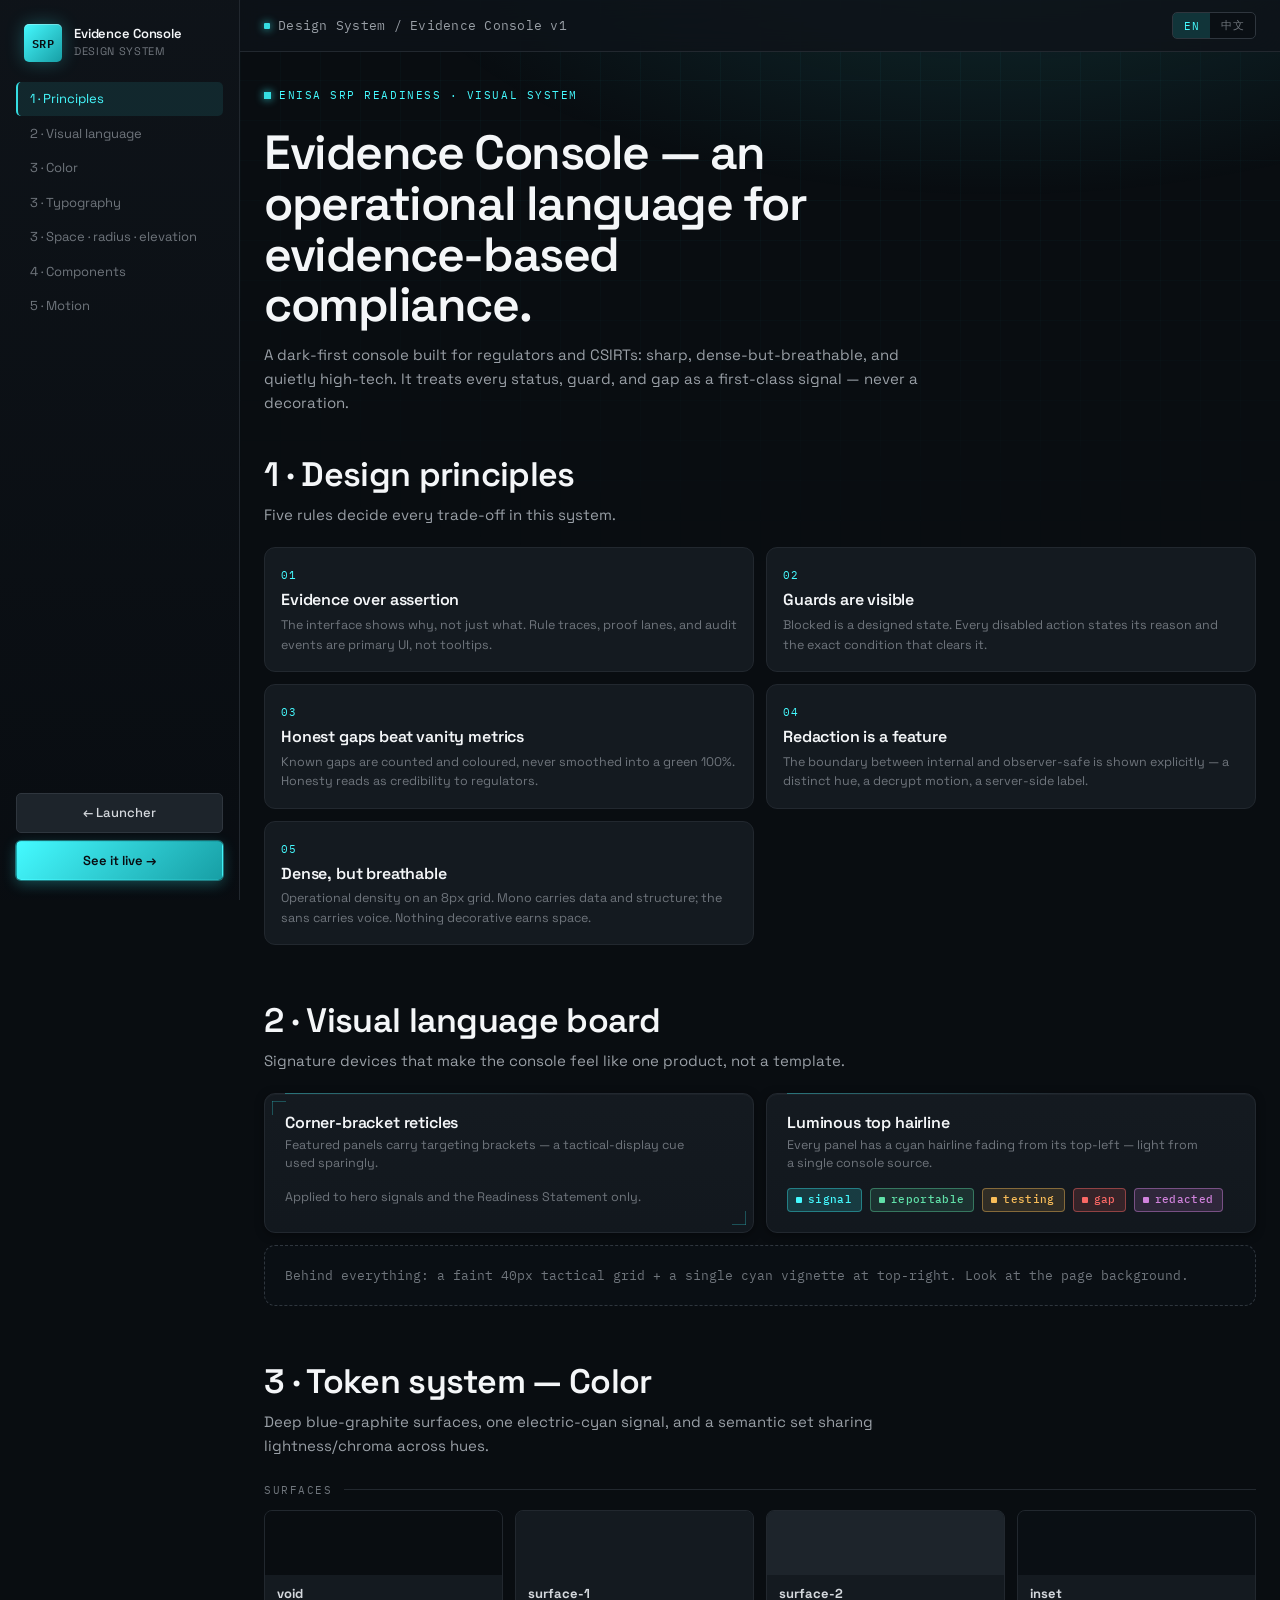
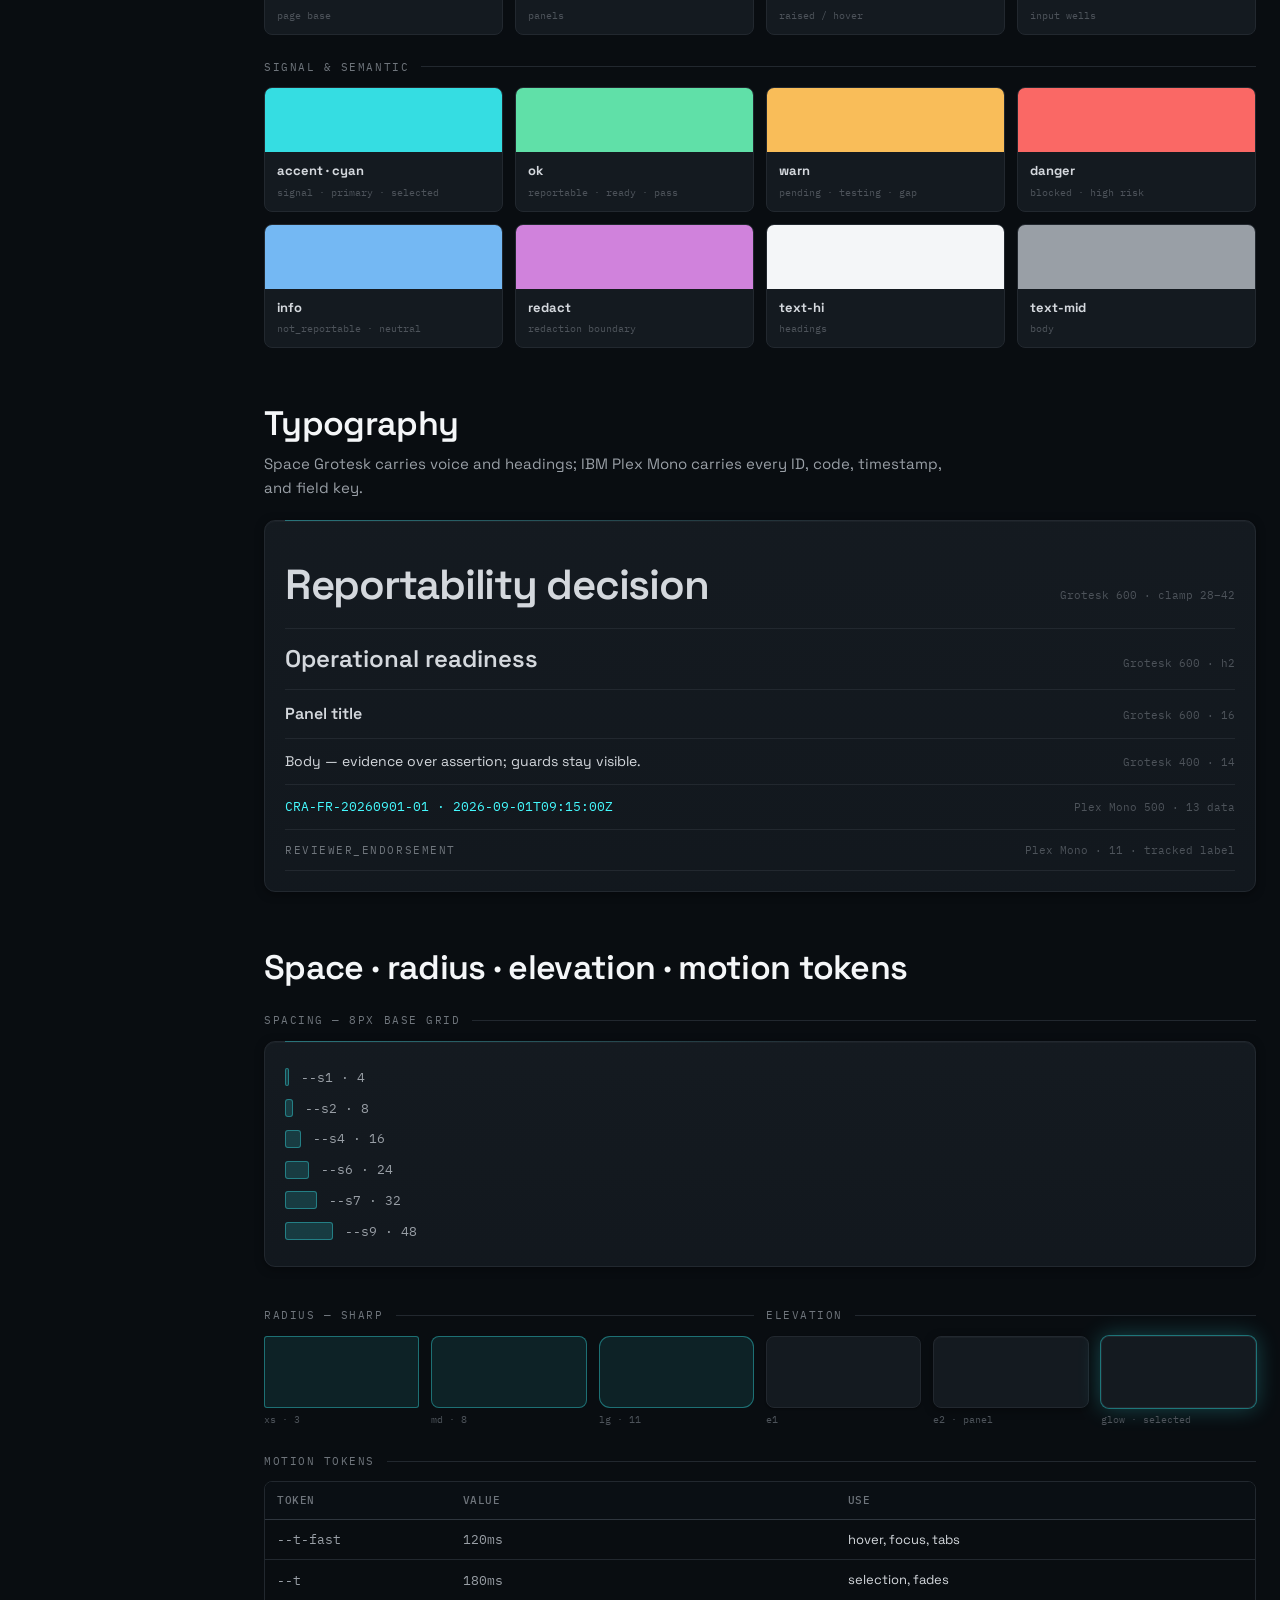
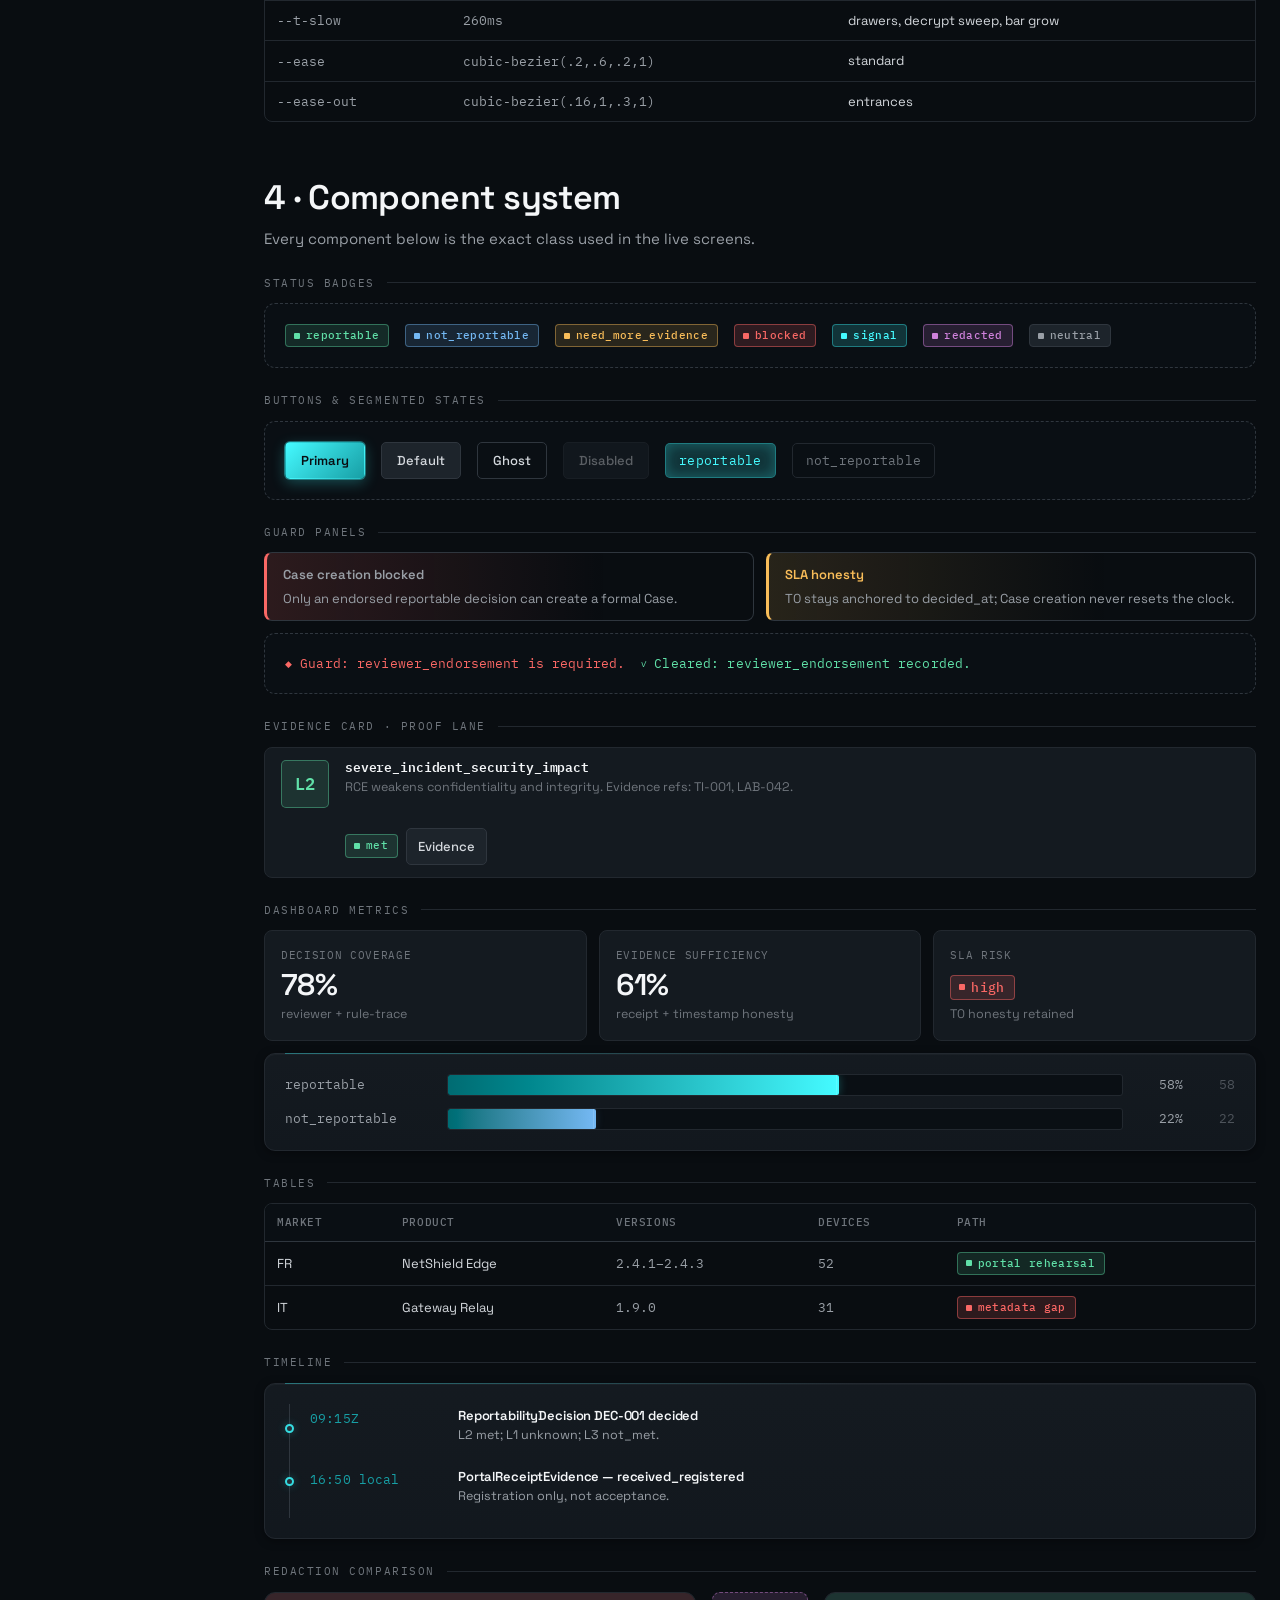
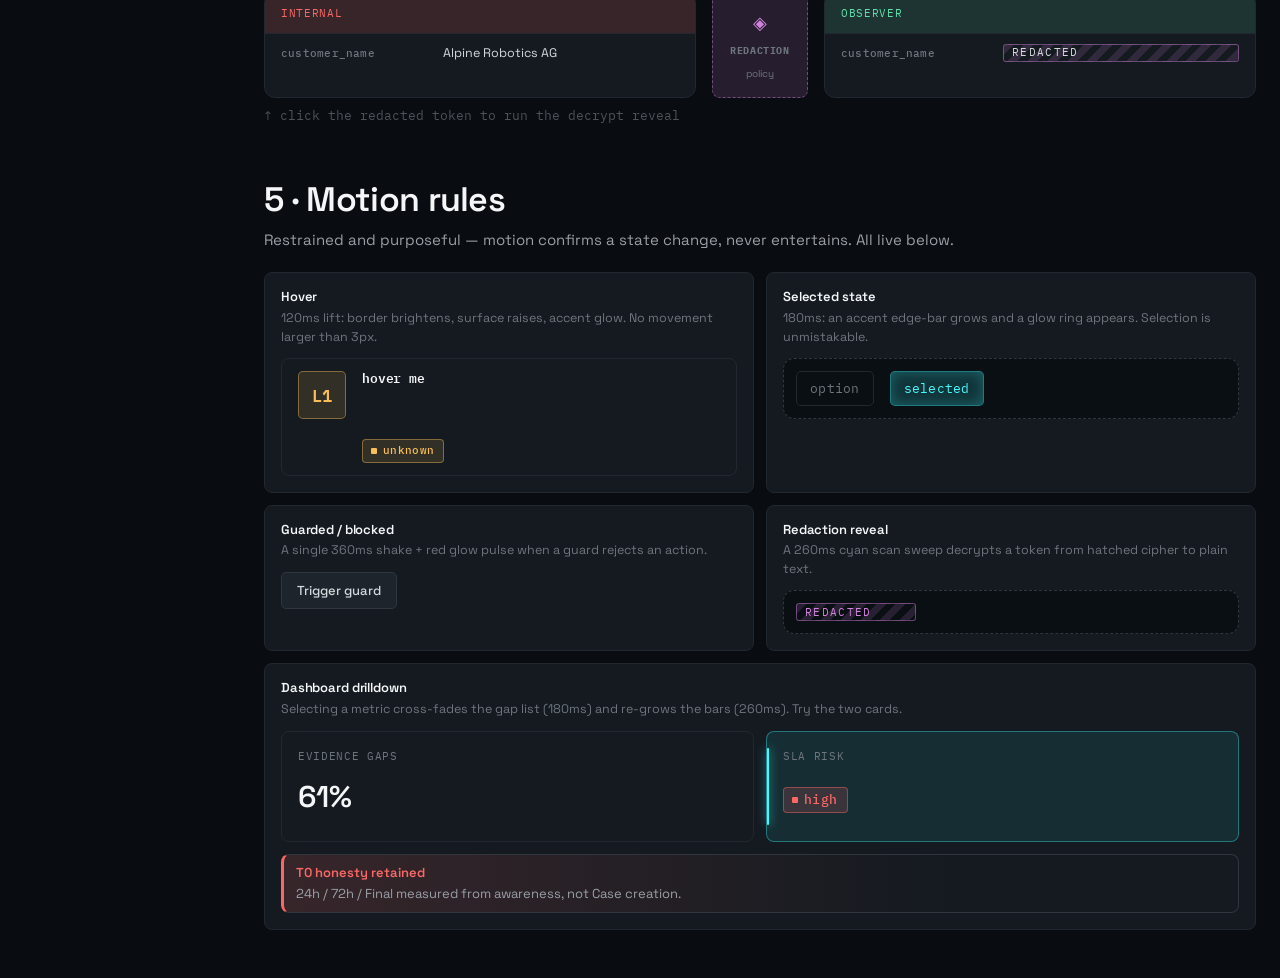
<file: design-system.html>
<!doctype html>
<html lang="en" data-lang="en">
<head>
  <meta charset="utf-8">
  <meta name="viewport" content="width=device-width, initial-scale=1">
  <title>Evidence Console · Design System</title>
  <link rel="stylesheet" href="css/app.css">
  <style>
    .ds-shell { position: relative; z-index: 1; display: grid; grid-template-columns: 240px 1fr; min-height: 100vh; }
    .ds-side { position: sticky; top: 0; height: 100vh; overflow-y: auto; padding: var(--s5) var(--s4); border-right: 1px solid var(--line-soft); background: linear-gradient(to bottom, var(--base), var(--void)); display: flex; flex-direction: column; gap: var(--s4); }
    .ds-side nav { display: flex; flex-direction: column; gap: 1px; }
    .ds-side nav a { padding: 7px var(--s3); border-radius: var(--r-sm); font-size: var(--fs-sm); color: var(--text-low); border-left: 2px solid transparent; transition: all var(--t-fast); }
    .ds-side nav a:hover { color: var(--text); background: var(--surface-1); }
    .ds-side nav a.current { color: var(--accent-bright); border-left-color: var(--accent); background: var(--accent-tint); }
    .ds-main { min-width: 0; }
    .ds-content { max-width: 1100px; margin: 0 auto; padding: var(--s7) var(--s6) var(--s9); }
    .ds-sec { padding-top: var(--s8); margin-top: var(--s4); scroll-margin-top: 24px; }
    .ds-sec:first-of-type { padding-top: var(--s4); }
    .ds-sec > h2 { font-size: clamp(24px, 3vw, 34px); letter-spacing: -0.02em; margin-bottom: var(--s2); }
    .ds-sec > .lede { color: var(--text-mid); font-size: var(--fs-md); max-width: 70ch; line-height: 1.6; margin-bottom: var(--s5); }
    .ds-sub { font-family: var(--mono); font-size: var(--fs-micro); letter-spacing: var(--track-wide); text-transform: uppercase; color: var(--text-low); margin: var(--s6) 0 var(--s3); display: flex; align-items: center; gap: var(--s3); }
    .ds-sub::after { content: ''; flex: 1; height: 1px; background: var(--line-soft); }
    .ds-grid { display: grid; gap: var(--s3); }
    .ds-grid.c2 { grid-template-columns: 1fr 1fr; } .ds-grid.c3 { grid-template-columns: repeat(3,1fr); } .ds-grid.c4 { grid-template-columns: repeat(4,1fr); }

    .principle { padding: var(--s4); border: 1px solid var(--line-soft); border-radius: var(--r-lg); background: var(--surface-1); position: relative; }
    .principle .pn { font-family: var(--mono); font-size: var(--fs-micro); color: var(--accent-bright); letter-spacing: 0.08em; }
    .principle h3 { font-size: var(--fs-h3); margin: 6px 0; }
    .principle p { font-size: var(--fs-meta); color: var(--text-low); line-height: 1.55; }

    .swatch { border: 1px solid var(--line-soft); border-radius: var(--r-md); overflow: hidden; background: var(--surface-1); }
    .swatch .chip { height: 64px; }
    .swatch .meta { padding: 9px var(--s3); }
    .swatch .meta b { font-size: var(--fs-sm); display: block; }
    .swatch .meta code { font-family: var(--mono); font-size: 10px; color: var(--text-faint); }

    .type-row { display: flex; align-items: baseline; justify-content: space-between; gap: var(--s4); padding: var(--s3) 0; border-bottom: 1px solid var(--line-soft); }
    .type-row .spec { font-family: var(--mono); font-size: var(--fs-micro); color: var(--text-faint); white-space: nowrap; }

    .scale-bar { display: flex; align-items: center; gap: var(--s3); padding: 6px 0; }
    .scale-bar .box { background: var(--accent-tint-2); border: 1px solid var(--accent-line); border-radius: var(--r-xs); height: 18px; }
    .scale-bar code { font-family: var(--mono); font-size: var(--fs-meta); color: var(--text-mid); }

    .radius-demo { display: grid; place-items: center; height: 72px; background: var(--accent-tint); border: 1px solid var(--accent-line); }
    .elev-demo { height: 72px; border-radius: var(--r-md); background: var(--surface-1); border: 1px solid var(--line-soft); }

    .demo-stage { padding: var(--s5); border: 1px dashed var(--line); border-radius: var(--r-lg); background: var(--inset); display: flex; flex-wrap: wrap; gap: var(--s4); align-items: center; }
    .motion-card { padding: var(--s4); border: 1px solid var(--line-soft); border-radius: var(--r-md); background: var(--surface-1); }
    .motion-card h4 { font-size: var(--fs-sm); margin-bottom: 4px; }
    .motion-card p { font-size: var(--fs-meta); color: var(--text-low); line-height: 1.5; margin-bottom: var(--s3); }

    @media (max-width: 1099px) {
      .ds-shell { grid-template-columns: 1fr; }
      .ds-side { display: none; }
      .ds-content { padding: var(--s6) var(--s5) var(--s8); }
      .ds-grid.c4 { grid-template-columns: repeat(2,1fr); }
      .ds-grid.c3 { grid-template-columns: repeat(2,1fr); }
    }
    @media (max-width: 639px) {
      .ds-content { padding: var(--s5) var(--s4) var(--s7); }
      .ds-grid.c2, .ds-grid.c3, .ds-grid.c4 { grid-template-columns: 1fr; }
      .type-row { flex-direction: column; align-items: flex-start; gap: 4px; }
    }
  </style>
</head>
<body>
  <div class="ds-shell">
    <aside class="ds-side">
      <div class="brand"><div class="brand-mark">SRP</div><div><h1 style="white-space:nowrap"><span class="en">Evidence Console</span><span class="cn">证据控制台</span></h1><p><span class="en">Design System</span><span class="cn">设计系统</span></p></div></div>
      <nav aria-label="Sections">
        <a href="#principles" class="current"><span class="en">1 · Principles</span><span class="cn">1 · 设计原则</span></a>
        <a href="#language"><span class="en">2 · Visual language</span><span class="cn">2 · 视觉语言</span></a>
        <a href="#color"><span class="en">3 · Color</span><span class="cn">3 · 色彩</span></a>
        <a href="#type"><span class="en">3 · Typography</span><span class="cn">3 · 字体</span></a>
        <a href="#space"><span class="en">3 · Space · radius · elevation</span><span class="cn">3 · 间距 · 圆角 · 高度</span></a>
        <a href="#components"><span class="en">4 · Components</span><span class="cn">4 · 组件</span></a>
        <a href="#motion"><span class="en">5 · Motion</span><span class="cn">5 · 动效</span></a>
      </nav>
      <div style="margin-top:auto;display:flex;flex-direction:column;gap:8px">
        <a class="btn" href="index.html"><span class="en">← Launcher</span><span class="cn">← 返回入口</span></a>
        <a class="btn primary" href="p00-decision-gate.html"><span class="en">See it live →</span><span class="cn">查看实际页面 →</span></a>
      </div>
    </aside>

    <main class="ds-main">
      <header class="topbar">
        <div class="crumbs"><span class="en">Design System / Evidence Console v1</span><span class="cn">设计系统 / Evidence Console v1</span></div>
        <div class="toolbar"><div class="lang-toggle"><button type="button" data-lang-target="en">EN</button><button type="button" data-lang-target="cn">中文</button></div></div>
      </header>

      <div class="ds-content">
        <div style="margin-bottom:var(--s6)">
          <p class="eyebrow"><span class="en">ENISA SRP Readiness · visual system</span><span class="cn">ENISA SRP 准备度 · 视觉系统</span></p>
          <h1 style="font-size:clamp(30px,4.5vw,48px);letter-spacing:-0.03em;line-height:1.06;margin:var(--s3) 0;max-width:18ch"><span class="en">Evidence Console — an operational language for evidence-based compliance.</span><span class="cn">Evidence Console —— 面向基于证据的合规的操作型语言。</span></h1>
          <p style="color:var(--text-mid);font-size:var(--fs-md);max-width:68ch;line-height:1.6"><span class="en">A dark-first console built for regulators and CSIRTs: sharp, dense-but-breathable, and quietly high-tech. It treats every status, guard, and gap as a first-class signal — never a decoration.</span><span class="cn">面向监管者与 CSIRT 的暗色优先控制台：锐利、密集而透气、内敛的高科技感。它把每一个状态、守卫与缺口都当作一等信号 —— 绝非装饰。</span></p>
        </div>

        <!-- 1 · PRINCIPLES -->
        <section class="ds-sec" id="principles">
          <h2><span class="en">1 · Design principles</span><span class="cn">1 · 设计原则</span></h2>
          <p class="lede"><span class="en">Five rules decide every trade-off in this system.</span><span class="cn">五条原则决定本系统的每一次取舍。</span></p>
          <div class="ds-grid c2">
            <div class="principle"><span class="pn">01</span><h3><span class="en">Evidence over assertion</span><span class="cn">证据先于断言</span></h3><p><span class="en">The interface shows why, not just what. Rule traces, proof lanes, and audit events are primary UI, not tooltips.</span><span class="cn">界面展示“为什么”，而不仅是“是什么”。规则追踪、proof lane 与审计事件是主要 UI，不是提示气泡。</span></p></div>
            <div class="principle"><span class="pn">02</span><h3><span class="en">Guards are visible</span><span class="cn">守卫可见</span></h3><p><span class="en">Blocked is a designed state. Every disabled action states its reason and the exact condition that clears it.</span><span class="cn">“阻断”是被设计的状态。每个禁用操作都说明其原因与解除它的确切条件。</span></p></div>
            <div class="principle"><span class="pn">03</span><h3><span class="en">Honest gaps beat vanity metrics</span><span class="cn">诚实缺口胜过虚荣指标</span></h3><p><span class="en">Known gaps are counted and coloured, never smoothed into a green 100%. Honesty reads as credibility to regulators.</span><span class="cn">已知缺口被计数与着色，绝不被抹平成绿色 100%。对监管者而言，诚实即可信。</span></p></div>
            <div class="principle"><span class="pn">04</span><h3><span class="en">Redaction is a feature</span><span class="cn">脱敏是一种能力</span></h3><p><span class="en">The boundary between internal and observer-safe is shown explicitly — a distinct hue, a decrypt motion, a server-side label.</span><span class="cn">内部与观察者安全之间的边界被显式呈现 —— 独立色相、解密动效、服务端标签。</span></p></div>
            <div class="principle"><span class="pn">05</span><h3><span class="en">Dense, but breathable</span><span class="cn">密集而透气</span></h3><p><span class="en">Operational density on an 8px grid. Mono carries data and structure; the sans carries voice. Nothing decorative earns space.</span><span class="cn">8px 栅格上的操作型密度。等宽承载数据与结构；无衬线承载语气。装饰不占空间。</span></p></div>
          </div>
        </section>

        <!-- 2 · VISUAL LANGUAGE -->
        <section class="ds-sec" id="language">
          <h2><span class="en">2 · Visual language board</span><span class="cn">2 · 视觉语言板</span></h2>
          <p class="lede"><span class="en">Signature devices that make the console feel like one product, not a template.</span><span class="cn">让控制台感觉像一个产品而非模板的标志性手法。</span></p>
          <div class="ds-grid c2">
            <div class="panel bracketed"><div class="panel-head"><div><h3 class="panel-title"><span class="en">Corner-bracket reticles</span><span class="cn">角括号准星</span></h3><p class="panel-sub"><span class="en">Featured panels carry targeting brackets — a tactical-display cue used sparingly.</span><span class="cn">重点面板带准星括号 —— 节制使用的战术显示语汇。</span></p></div></div><p style="font-size:var(--fs-meta);color:var(--text-low)"><span class="en">Applied to hero signals and the Readiness Statement only.</span><span class="cn">仅用于关键信号与准备度声明。</span></p></div>
            <div class="panel"><div class="panel-head"><div><h3 class="panel-title"><span class="en">Luminous top hairline</span><span class="cn">顶部发光细线</span></h3><p class="panel-sub"><span class="en">Every panel has a cyan hairline fading from its top-left — light from a single console source.</span><span class="cn">每个面板顶部左侧有一条渐隐的青色细线 —— 来自单一控制台光源。</span></p></div></div><div style="display:flex;gap:8px;flex-wrap:wrap"><span class="pill accent">signal</span><span class="pill ok">reportable</span><span class="pill warn">testing</span><span class="pill danger">gap</span><span class="pill redact">redacted</span></div></div>
          </div>
          <div class="demo-stage" style="margin-top:var(--s3)">
            <span style="font-family:var(--mono);font-size:var(--fs-meta);color:var(--text-low)"><span class="en">Behind everything: a faint 40px tactical grid + a single cyan vignette at top-right. Look at the page background.</span><span class="cn">一切之后：极淡的 40px 战术栅格 + 右上角单一青色光晕。请观察页面背景。</span></span>
          </div>
        </section>

        <!-- 3 · COLOR -->
        <section class="ds-sec" id="color">
          <h2><span class="en">3 · Token system — Color</span><span class="cn">3 · Token 系统 —— 色彩</span></h2>
          <p class="lede"><span class="en">Deep blue-graphite surfaces, one electric-cyan signal, and a semantic set sharing lightness/chroma across hues.</span><span class="cn">深蓝石墨表面、一种电青信号色，以及在不同色相间共享明度/彩度的语义色集。</span></p>
          <div class="ds-sub"><span class="en">Surfaces</span><span class="cn">表面</span></div>
          <div class="ds-grid c4">
            <div class="swatch"><div class="chip" style="background:var(--void)"></div><div class="meta"><b>void</b><code>page base</code></div></div>
            <div class="swatch"><div class="chip" style="background:var(--surface-1)"></div><div class="meta"><b>surface-1</b><code>panels</code></div></div>
            <div class="swatch"><div class="chip" style="background:var(--surface-2)"></div><div class="meta"><b>surface-2</b><code>raised / hover</code></div></div>
            <div class="swatch"><div class="chip" style="background:var(--inset)"></div><div class="meta"><b>inset</b><code>input wells</code></div></div>
          </div>
          <div class="ds-sub"><span class="en">Signal &amp; semantic</span><span class="cn">信号与语义</span></div>
          <div class="ds-grid c4">
            <div class="swatch"><div class="chip" style="background:var(--accent)"></div><div class="meta"><b>accent · cyan</b><code>signal · primary · selected</code></div></div>
            <div class="swatch"><div class="chip" style="background:var(--ok)"></div><div class="meta"><b>ok</b><code>reportable · ready · pass</code></div></div>
            <div class="swatch"><div class="chip" style="background:var(--warn)"></div><div class="meta"><b>warn</b><code>pending · testing · gap</code></div></div>
            <div class="swatch"><div class="chip" style="background:var(--danger)"></div><div class="meta"><b>danger</b><code>blocked · high risk</code></div></div>
            <div class="swatch"><div class="chip" style="background:var(--info)"></div><div class="meta"><b>info</b><code>not_reportable · neutral</code></div></div>
            <div class="swatch"><div class="chip" style="background:var(--redact)"></div><div class="meta"><b>redact</b><code>redaction boundary</code></div></div>
            <div class="swatch"><div class="chip" style="background:var(--text-hi)"></div><div class="meta"><b>text-hi</b><code>headings</code></div></div>
            <div class="swatch"><div class="chip" style="background:var(--text-mid)"></div><div class="meta"><b>text-mid</b><code>body</code></div></div>
          </div>
        </section>

        <!-- 3 · TYPE -->
        <section class="ds-sec" id="type">
          <h2><span class="en">Typography</span><span class="cn">字体</span></h2>
          <p class="lede"><span class="en">Space Grotesk carries voice and headings; IBM Plex Mono carries every ID, code, timestamp, and field key.</span><span class="cn">Space Grotesk 承载语气与标题；IBM Plex Mono 承载所有 ID、代码、时间戳与字段键。</span></p>
          <div class="panel">
            <div class="type-row"><span style="font-size:42px;font-weight:600;letter-spacing:-0.03em">Reportability decision</span><span class="spec">Grotesk 600 · clamp 28–42</span></div>
            <div class="type-row"><span style="font-size:24px;font-weight:600">Operational readiness</span><span class="spec">Grotesk 600 · h2</span></div>
            <div class="type-row"><span style="font-size:16px;font-weight:600">Panel title</span><span class="spec">Grotesk 600 · 16</span></div>
            <div class="type-row"><span style="font-size:14px">Body — evidence over assertion; guards stay visible.</span><span class="spec">Grotesk 400 · 14</span></div>
            <div class="type-row"><span class="mono" style="font-size:13px;color:var(--accent-bright)">CRA-FR-20260901-01 · 2026-09-01T09:15:00Z</span><span class="spec">Plex Mono 500 · 13 data</span></div>
            <div class="type-row"><span class="mono" style="font-size:11px;letter-spacing:0.14em;text-transform:uppercase;color:var(--text-low)">reviewer_endorsement</span><span class="spec">Plex Mono · 11 · tracked label</span></div>
          </div>
        </section>

        <!-- 3 · SPACE -->
        <section class="ds-sec" id="space">
          <h2><span class="en">Space · radius · elevation · motion tokens</span><span class="cn">间距 · 圆角 · 高度 · 动效 token</span></h2>
          <div class="ds-sub"><span class="en">Spacing — 8px base grid</span><span class="cn">间距 —— 8px 基础栅格</span></div>
          <div class="panel">
            <div class="scale-bar"><span class="box" style="width:4px"></span><code>--s1 · 4</code></div>
            <div class="scale-bar"><span class="box" style="width:8px"></span><code>--s2 · 8</code></div>
            <div class="scale-bar"><span class="box" style="width:16px"></span><code>--s4 · 16</code></div>
            <div class="scale-bar"><span class="box" style="width:24px"></span><code>--s6 · 24</code></div>
            <div class="scale-bar"><span class="box" style="width:32px"></span><code>--s7 · 32</code></div>
            <div class="scale-bar"><span class="box" style="width:48px"></span><code>--s9 · 48</code></div>
          </div>
          <div class="ds-grid c2" style="margin-top:var(--s4)">
            <div>
              <div class="ds-sub"><span class="en">Radius — sharp</span><span class="cn">圆角 —— 锐利</span></div>
              <div class="ds-grid c3">
                <div><div class="radius-demo" style="border-radius:3px"></div><code class="mono" style="font-size:10px;color:var(--text-faint)">xs · 3</code></div>
                <div><div class="radius-demo" style="border-radius:8px"></div><code class="mono" style="font-size:10px;color:var(--text-faint)">md · 8</code></div>
                <div><div class="radius-demo" style="border-radius:11px"></div><code class="mono" style="font-size:10px;color:var(--text-faint)">lg · 11</code></div>
              </div>
            </div>
            <div>
              <div class="ds-sub"><span class="en">Elevation</span><span class="cn">高度</span></div>
              <div class="ds-grid c3">
                <div><div class="elev-demo" style="box-shadow:var(--e1)"></div><code class="mono" style="font-size:10px;color:var(--text-faint)">e1</code></div>
                <div><div class="elev-demo" style="box-shadow:var(--e2)"></div><code class="mono" style="font-size:10px;color:var(--text-faint)">e2 · panel</code></div>
                <div><div class="elev-demo" style="box-shadow:var(--glow-accent)"></div><code class="mono" style="font-size:10px;color:var(--text-faint)">glow · selected</code></div>
              </div>
            </div>
          </div>
          <div class="ds-sub"><span class="en">Motion tokens</span><span class="cn">动效 token</span></div>
          <div class="table-wrap"><table>
            <thead><tr><th>token</th><th>value</th><th><span class="en">use</span><span class="cn">用途</span></th></tr></thead>
            <tbody>
              <tr><td class="mono">--t-fast</td><td class="mono">120ms</td><td><span class="en">hover, focus, tabs</span><span class="cn">悬停、聚焦、标签</span></td></tr>
              <tr><td class="mono">--t</td><td class="mono">180ms</td><td><span class="en">selection, fades</span><span class="cn">选中、淡入</span></td></tr>
              <tr><td class="mono">--t-slow</td><td class="mono">260ms</td><td><span class="en">drawers, decrypt sweep, bar grow</span><span class="cn">抽屉、解密扫描、条形增长</span></td></tr>
              <tr><td class="mono">--ease</td><td class="mono">cubic-bezier(.2,.6,.2,1)</td><td><span class="en">standard</span><span class="cn">标准</span></td></tr>
              <tr><td class="mono">--ease-out</td><td class="mono">cubic-bezier(.16,1,.3,1)</td><td><span class="en">entrances</span><span class="cn">入场</span></td></tr>
            </tbody>
          </table></div>
        </section>

        <!-- 4 · COMPONENTS -->
        <section class="ds-sec" id="components">
          <h2><span class="en">4 · Component system</span><span class="cn">4 · 组件系统</span></h2>
          <p class="lede"><span class="en">Every component below is the exact class used in the live screens.</span><span class="cn">以下每个组件都是实际页面所用的同一套类。</span></p>

          <div class="ds-sub"><span class="en">Status badges</span><span class="cn">状态徽章</span></div>
          <div class="demo-stage"><span class="pill ok">reportable</span><span class="pill info">not_reportable</span><span class="pill warn">need_more_evidence</span><span class="pill danger">blocked</span><span class="pill accent">signal</span><span class="pill redact">redacted</span><span class="pill">neutral</span></div>

          <div class="ds-sub"><span class="en">Buttons &amp; segmented states</span><span class="cn">按钮与分段状态</span></div>
          <div class="demo-stage"><button class="btn primary">Primary</button><button class="btn">Default</button><button class="btn ghost">Ghost</button><button class="btn" disabled>Disabled</button><span class="state-btn active">reportable</span><span class="state-btn">not_reportable</span></div>

          <div class="ds-sub"><span class="en">Guard panels</span><span class="cn">守卫面板</span></div>
          <div class="ds-grid c2">
            <div class="callout danger"><strong><span class="en">Case creation blocked</span><span class="cn">Case 创建已阻断</span></strong><span><span class="en">Only an endorsed reportable decision can create a formal Case.</span><span class="cn">只有已背书的 reportable 判断才能创建正式 Case。</span></span></div>
            <div class="callout warning"><strong>SLA honesty</strong><span><span class="en">T0 stays anchored to decided_at; Case creation never resets the clock.</span><span class="cn">T0 锚定 decided_at；Case 创建不重置时钟。</span></span></div>
          </div>
          <div class="demo-stage" style="margin-top:var(--s3)"><p class="guard-reason blocked">Guard: reviewer_endorsement is required.</p><p class="guard-reason cleared">Cleared: reviewer_endorsement recorded.</p></div>

          <div class="ds-sub"><span class="en">Evidence card · proof lane</span><span class="cn">证据卡 · proof lane</span></div>
          <div class="proof-lane lane-met"><div class="lane-code">L2</div><div><h3>severe_incident_security_impact</h3><p><span class="en">RCE weakens confidentiality and integrity. Evidence refs: TI-001, LAB-042.</span><span class="cn">RCE 削弱机密性与完整性。证据引用：TI-001、LAB-042。</span></p></div><div class="lane-actions"><span class="pill ok">met</span><button class="btn">Evidence</button></div></div>

          <div class="ds-sub"><span class="en">Dashboard metrics</span><span class="cn">仪表盘指标</span></div>
          <div class="ds-grid c3">
            <div class="metric"><p class="label">Decision coverage</p><p class="value">78%</p><p class="note">reviewer + rule-trace</p></div>
            <div class="metric"><p class="label">Evidence sufficiency</p><p class="value">61%</p><p class="note">receipt + timestamp honesty</p></div>
            <div class="metric"><p class="label">SLA risk</p><p class="value"><span class="pill danger">high</span></p><p class="note">T0 honesty retained</p></div>
          </div>
          <div class="panel" style="margin-top:var(--s3)"><div class="chart-bars"><div class="bar-row"><span class="bar-label">reportable</span><div class="bar-track"><div class="bar-fill" style="--w:58%"></div></div><span class="bar-value">58%</span><span class="bar-count">58</span></div><div class="bar-row"><span class="bar-label">not_reportable</span><div class="bar-track"><div class="bar-fill info" style="--w:22%"></div></div><span class="bar-value">22%</span><span class="bar-count">22</span></div></div></div>

          <div class="ds-sub"><span class="en">Tables</span><span class="cn">表格</span></div>
          <div class="table-wrap"><table><thead><tr><th>market</th><th>product</th><th>versions</th><th>devices</th><th>path</th></tr></thead><tbody>
            <tr><td>FR</td><td>NetShield Edge</td><td class="mono">2.4.1–2.4.3</td><td class="mono">52</td><td><span class="pill ok">portal rehearsal</span></td></tr>
            <tr><td>IT</td><td>Gateway Relay</td><td class="mono">1.9.0</td><td class="mono">31</td><td><span class="pill danger">metadata gap</span></td></tr>
          </tbody></table></div>

          <div class="ds-sub"><span class="en">Timeline</span><span class="cn">时间线</span></div>
          <div class="panel"><div class="timeline"><div class="event"><time>09:15Z</time><div><h3>ReportabilityDecision DEC-001 decided</h3><p>L2 met; L1 unknown; L3 not_met.</p></div></div><div class="event"><time>16:50 local</time><div><h3>PortalReceiptEvidence — received_registered</h3><p>Registration only, not acceptance.</p></div></div></div></div>

          <div class="ds-sub"><span class="en">Redaction comparison</span><span class="cn">脱敏对比</span></div>
          <div class="compare-grid">
            <div class="record-card internal-card"><header><span class="en">Internal</span><span class="cn">内部</span></header><div class="record-row"><b>customer_name</b><span>Alpine Robotics AG</span></div></div>
            <div class="redaction-boundary-card" aria-hidden="true"><b><span class="en">redaction</span><span class="cn">脱敏</span></b><span>policy</span></div>
            <div class="record-card observer-card"><header><span class="en">Observer</span><span class="cn">观察者</span></header><div class="record-row"><b>customer_name</b><span class="redacted" data-reveal="Alpine Robotics AG"></span></div></div>
          </div>
          <p style="font-size:var(--fs-meta);color:var(--text-faint);margin-top:8px;font-family:var(--mono)"><span class="en">↑ click the redacted token to run the decrypt reveal</span><span class="cn">↑ 点击脱敏标记运行解密揭示</span></p>
        </section>

        <!-- 5 · MOTION -->
        <section class="ds-sec" id="motion">
          <h2><span class="en">5 · Motion rules</span><span class="cn">5 · 动效规则</span></h2>
          <p class="lede"><span class="en">Restrained and purposeful — motion confirms a state change, never entertains. All live below.</span><span class="cn">克制且有目的 —— 动效确认状态变化，绝不娱乐。以下均为实时演示。</span></p>
          <div class="ds-grid c2">
            <div class="motion-card"><h4><span class="en">Hover</span><span class="cn">悬停</span></h4><p><span class="en">120ms lift: border brightens, surface raises, accent glow. No movement larger than 3px.</span><span class="cn">120ms 提升：边框变亮、表面抬升、青色辉光。位移不超过 3px。</span></p><div class="proof-lane lane-unknown"><div class="lane-code">L1</div><div><h3><span class="en">hover me</span><span class="cn">悬停试试</span></h3></div><div class="lane-actions"><span class="pill warn">unknown</span></div></div></div>
            <div class="motion-card"><h4><span class="en">Selected state</span><span class="cn">选中状态</span></h4><p><span class="en">180ms: an accent edge-bar grows and a glow ring appears. Selection is unmistakable.</span><span class="cn">180ms：青色边条生长，辉光环出现。选中状态明确无误。</span></p><div class="demo-stage" style="padding:var(--s3)"><span class="state-btn">option</span><span class="state-btn active">selected</span></div></div>
            <div class="motion-card"><h4><span class="en">Guarded / blocked</span><span class="cn">守卫 / 阻断</span></h4><p><span class="en">A single 360ms shake + red glow pulse when a guard rejects an action.</span><span class="cn">守卫拒绝操作时触发一次 360ms 抖动 + 红色辉光脉冲。</span></p><button class="btn" id="dsShake"><span class="en">Trigger guard</span><span class="cn">触发守卫</span></button></div>
            <div class="motion-card"><h4><span class="en">Redaction reveal</span><span class="cn">脱敏揭示</span></h4><p><span class="en">A 260ms cyan scan sweep decrypts a token from hatched cipher to plain text.</span><span class="cn">260ms 青色扫描将标记从斜纹密文解密为明文。</span></p><div class="demo-stage" style="padding:var(--s3)"><span class="redacted" data-reveal="received_registered ≠ legal acceptance"></span></div></div>
            <div class="motion-card" style="grid-column:1/-1"><h4><span class="en">Dashboard drilldown</span><span class="cn">仪表盘下钻</span></h4><p><span class="en">Selecting a metric cross-fades the gap list (180ms) and re-grows the bars (260ms). Try the two cards.</span><span class="cn">选择指标会交叉淡入缺口列表（180ms）并重新生长条形（260ms）。点击两张卡片试试。</span></p>
              <div class="ds-grid c2" style="margin-top:var(--s2)">
                <button class="metric drill-card" type="button" data-ds-drill="a"><p class="label">Evidence gaps</p><p class="value">61%</p></button>
                <button class="metric drill-card active" type="button" data-ds-drill="b"><p class="label">SLA risk</p><p class="value"><span class="pill danger">high</span></p></button>
              </div>
              <div class="drill-list" id="dsDrill" style="margin-top:var(--s3)"><div class="callout danger compact"><strong>T0 honesty retained</strong><span>24h / 72h / Final measured from awareness, not Case creation.</span></div></div>
            </div>
          </div>
        </section>
      </div>
    </main>
  </div>
  <div class="toast" data-toast></div>
  <script src="js/app.js"></script>
  <script>
    // section nav highlight
    (function () {
      var links = document.querySelectorAll('.ds-side nav a');
      var secs = [].map.call(document.querySelectorAll('.ds-sec'), function (s) { return s; });
      function onScroll() {
        var y = window.scrollY + 120, cur = secs[0];
        secs.forEach(function (s) { if (s.offsetTop <= y) cur = s; });
        links.forEach(function (a) { a.classList.toggle('current', a.getAttribute('href') === '#' + cur.id); });
      }
      window.addEventListener('scroll', onScroll, { passive: true });
      links.forEach(function (a) { a.addEventListener('click', function (e) { e.preventDefault(); var el = document.querySelector(a.getAttribute('href')); if (el) window.scrollTo({ top: el.offsetTop - 24, behavior: 'smooth' }); }); });
    })();
    // guard shake demo
    document.getElementById('dsShake').addEventListener('click', function () {
      this.classList.remove('guard-shake', 'guard-flash'); void this.offsetWidth; this.classList.add('guard-shake', 'guard-flash');
      if (window.SRP) window.SRP.toast('Guard: reviewer_endorsement is required.', 'danger');
    });
    // drilldown demo
    var dsDrill = document.getElementById('dsDrill');
    var DS = {
      a: '<div class="callout warning compact"><strong>L1 reliability</strong><span>Source limitation remains visible in the decision audit.</span></div><div class="callout warning compact"><strong>UTC receipt timestamp</strong><span>Local portal time does not prove UTC receipt time.</span></div>',
      b: '<div class="callout danger compact"><strong>T0 honesty retained</strong><span>24h / 72h / Final measured from awareness, not Case creation.</span></div>'
    };
    document.querySelectorAll('[data-ds-drill]').forEach(function (b) {
      b.addEventListener('click', function () {
        document.querySelectorAll('[data-ds-drill]').forEach(function (x) { x.classList.toggle('active', x === b); });
        dsDrill.classList.remove('drill-list'); void dsDrill.offsetWidth; dsDrill.classList.add('drill-list');
        dsDrill.innerHTML = DS[b.getAttribute('data-ds-drill')];
      });
    });
  </script>
</body>
</html>
</file>
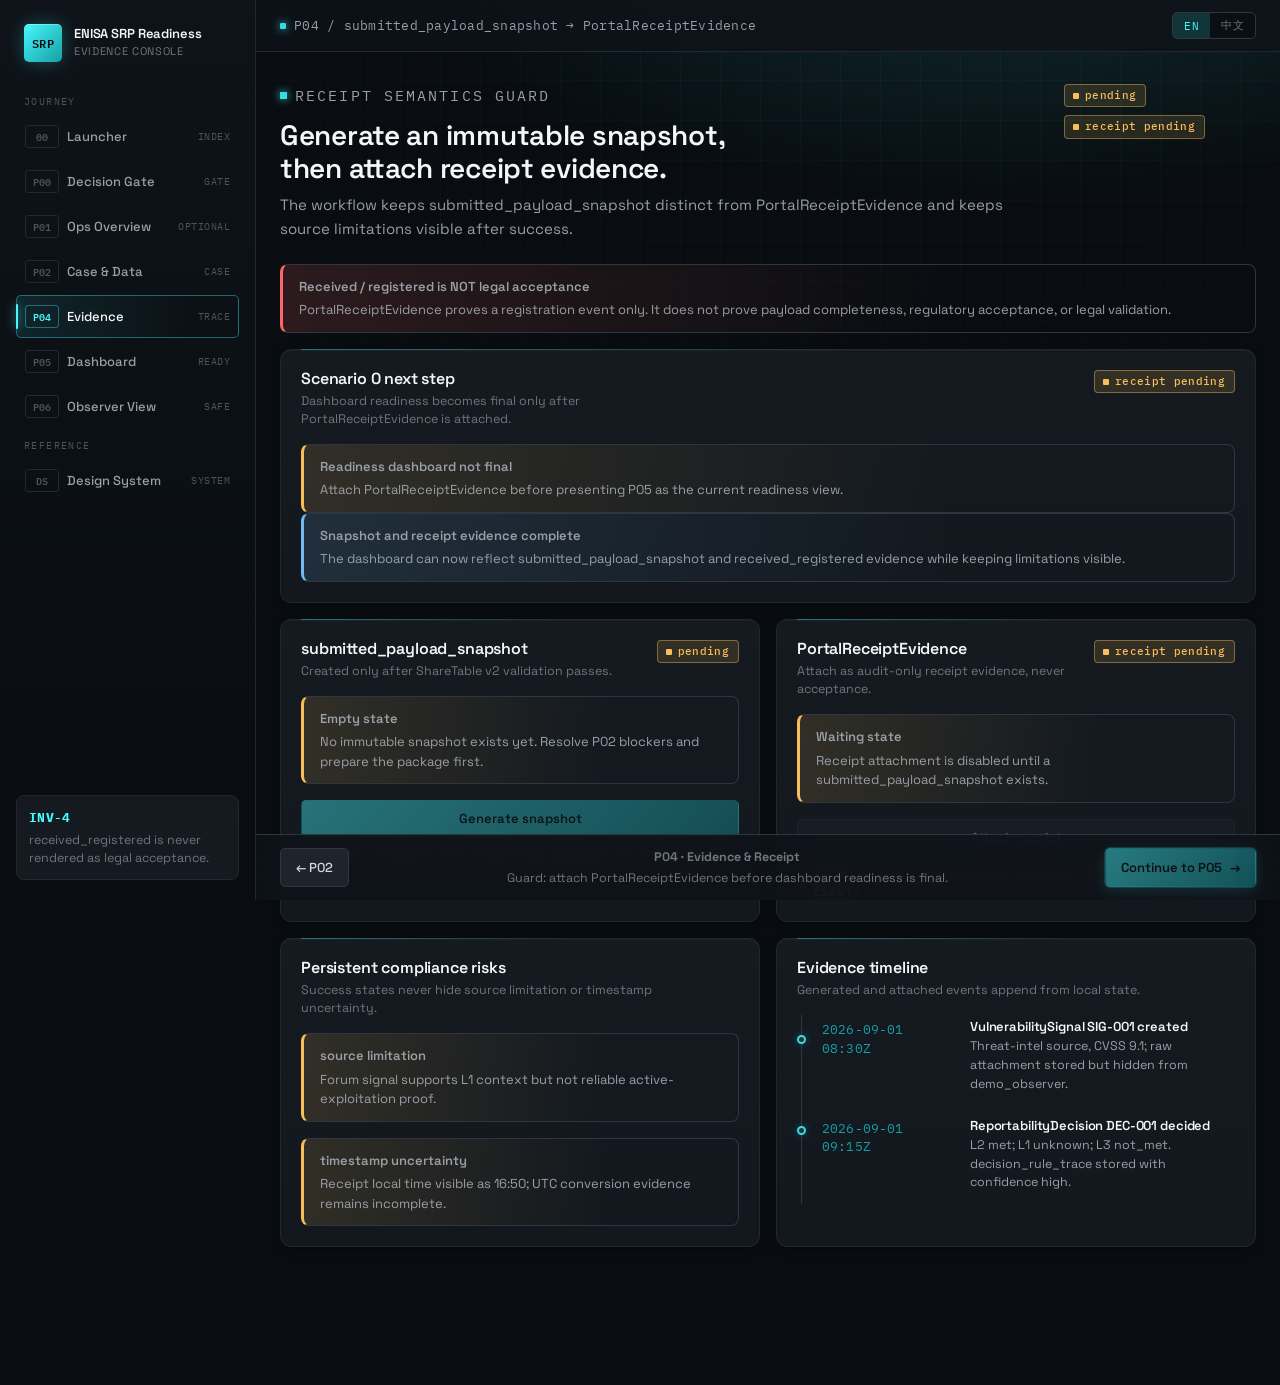
<file: evidence-receipt.html>
<!doctype html>
<html lang="en" data-lang="en">
<head>
  <meta charset="utf-8">
  <meta name="viewport" content="width=device-width, initial-scale=1">
  <title>P04 · Evidence & Receipt — Evidence Console</title>
  <link rel="stylesheet" href="css/app.css">
</head>
<body>
  <div class="app-shell">
    <aside class="side">
      <div class="brand"><div class="brand-mark">SRP</div><div><h1><span class="en">ENISA SRP Readiness</span><span class="cn">ENISA SRP 准备度</span></h1><p><span class="en">Evidence Console</span><span class="cn">证据控制台</span></p></div></div>
      <nav class="nav" aria-label="Screens">
        <span class="nav-label"><span class="en">Journey</span><span class="cn">旅程</span></span>
        <a href="index.html"><span class="idx">00</span><span class="nav-title"><span class="en">Launcher</span><span class="cn">入口总览</span></span><span class="nav-meta">Index</span></a>
        <a href="p00-decision-gate.html"><span class="idx">P00</span><span class="nav-title"><span class="en">Decision Gate</span><span class="cn">决策门</span></span><span class="nav-meta">Gate</span></a>
        <a href="workbench.html"><span class="idx">P01</span><span class="nav-title"><span class="en">Ops Overview</span><span class="cn">运营总览</span></span><span class="nav-meta">Optional</span></a>
        <a href="case-sharetable.html"><span class="idx">P02</span><span class="nav-title"><span class="en">Case &amp; Data</span><span class="cn">案例与数据</span></span><span class="nav-meta">Case</span></a>
        <a class="active" href="evidence-receipt.html"><span class="idx">P04</span><span class="nav-title"><span class="en">Evidence</span><span class="cn">证据回执</span></span><span class="nav-meta">Trace</span></a>
        <a href="readiness-dashboard.html"><span class="idx">P05</span><span class="nav-title"><span class="en">Dashboard</span><span class="cn">仪表盘</span></span><span class="nav-meta">Ready</span></a>
        <a href="demo-observer.html"><span class="idx">P06</span><span class="nav-title"><span class="en">Observer View</span><span class="cn">观察者视图</span></span><span class="nav-meta">Safe</span></a>
        <span class="nav-label"><span class="en">Reference</span><span class="cn">参考</span></span>
        <a href="design-system.html"><span class="idx">DS</span><span class="nav-title"><span class="en">Design System</span><span class="cn">设计系统</span></span><span class="nav-meta">System</span></a>
      </nav>
      <div class="side-footer"><div class="role-chip"><b>INV-4</b><span><span class="en">received_registered is never rendered as legal acceptance.</span><span class="cn">received_registered 绝不渲染为法律接受。</span></span></div></div>
    </aside>

    <main class="main">
      <header class="topbar">
        <div class="crumbs"><span class="en">P04 / submitted_payload_snapshot → PortalReceiptEvidence</span><span class="cn">P04 / submitted_payload_snapshot（已提交 payload 快照）→ PortalReceiptEvidence（门户回执证据）</span></div>
        <div class="toolbar"><div class="lang-toggle"><button type="button" data-lang-target="en">EN</button><button type="button" data-lang-target="cn">中文</button></div></div>
      </header>

      <section class="content" data-screen-label="P04 Evidence & Receipt">
        <div class="page-head">
          <div>
            <p class="eyebrow"><span class="en">Receipt semantics guard</span><span class="cn">回执语义守卫</span></p>
            <h2><span class="en">Generate an immutable snapshot, then attach receipt evidence.</span><span class="cn">先生成不可变快照，再附加回执证据。</span></h2>
            <p><span class="en">The workflow keeps submitted_payload_snapshot distinct from PortalReceiptEvidence and keeps source limitations visible after success.</span><span class="cn">工作流区分 submitted_payload_snapshot 与 PortalReceiptEvidence，并在成功后持续展示来源限制。</span></p>
          </div>
          <div class="head-actions"><span data-package-status class="pill warn">pending</span><span data-receipt-status class="pill warn">receipt pending</span></div>
        </div>

        <div class="callout danger mb-4">
          <strong><span class="en">Received / registered is NOT legal acceptance</span><span class="cn">received_registered 绝不是 legal acceptance</span></strong>
          <span><span class="en">PortalReceiptEvidence proves a registration event only. It does not prove payload completeness, regulatory acceptance, or legal validation.</span><span class="cn">PortalReceiptEvidence 只能证明登记事件，不证明 payload 完整性、监管接受或法律验证。</span></span>
        </div>

        <div class="panel mb-4">
          <div class="panel-head">
            <div><h3 class="panel-title"><span class="en">Scenario 0 next step</span><span class="cn">Scenario 0 下一步</span></h3><p class="panel-sub"><span class="en">Dashboard readiness becomes final only after PortalReceiptEvidence is attached.</span><span class="cn">只有附加 PortalReceiptEvidence 后，Dashboard 准备度才进入最终态。</span></p></div>
            <span data-receipt-status class="pill warn">receipt pending</span>
          </div>
          <div data-dashboard-pending class="callout warning"><strong><span class="en">Readiness dashboard not final</span><span class="cn">准备度仪表盘尚未最终化</span></strong><span><span class="en">Attach PortalReceiptEvidence before presenting P05 as the current readiness view.</span><span class="cn">在把 P05 作为当前准备度视图展示前，必须先附加 PortalReceiptEvidence。</span></span></div>
          <div data-dashboard-success class="callout info" hidden><strong><span class="en">Snapshot and receipt evidence complete</span><span class="cn">快照与回执证据已完成</span></strong><span><span class="en">The dashboard can now reflect submitted_payload_snapshot and received_registered evidence while keeping limitations visible.</span><span class="cn">仪表盘现在可反映 submitted_payload_snapshot 与 received_registered 证据，同时继续展示限制。</span></span></div>
        </div>

        <div class="grid two">
          <div class="panel">
            <div class="panel-head"><div><h3 class="panel-title">submitted_payload_snapshot</h3><p class="panel-sub"><span class="en">Created only after ShareTable v2 validation passes.</span><span class="cn">仅在 ShareTable v2 校验通过后生成。</span></p></div><span data-package-status class="pill warn">pending</span></div>
            <div data-snapshot-empty class="callout warning mb-4"><strong><span class="en">Empty state</span><span class="cn">空状态</span></strong><span><span class="en">No immutable snapshot exists yet. Resolve P02 blockers and prepare the package first.</span><span class="cn">尚无不可变快照。先解决 P02 阻断项并准备报送包。</span></span></div>
            <div data-snapshot-card class="snapshot-card mb-4" hidden>
              <div class="field-grid">
                <div class="field"><label>snapshot_id</label><input value="SNAP-20260901-001" readonly></div>
                <div class="field"><label>hash</label><input value="sha256:9f7d…e3a1" readonly></div>
                <div class="field"><label>submission_reference</label><input value="Club-SSI/ANSSI request ID mock-52876" readonly></div>
                <div class="field"><label>reporting_path</label><input value="fr_portal_product_vulnerability" readonly></div>
                <div class="field" style="grid-column:1/-1"><label>frozen_payload</label><textarea readonly>A–F identity + vulnerability basis; BB/BC reporting path; AffectedProductVersion rows; country route metadata; limitation notes.</textarea></div>
              </div>
            </div>
            <div data-action-block>
              <button class="btn primary" type="button" data-generate-snapshot disabled><span class="en">Generate snapshot</span><span class="cn">生成快照</span></button>
              <p class="guard-reason blocked" data-snapshot-guard>Guard: prepare the reporting package on P02 first.</p>
            </div>
          </div>

          <div class="panel">
            <div class="panel-head"><div><h3 class="panel-title">PortalReceiptEvidence</h3><p class="panel-sub"><span class="en">Attach as audit-only receipt evidence, never acceptance.</span><span class="cn">作为 audit-only 回执证据附加，绝不作为接受证明。</span></p></div><span data-receipt-status class="pill warn">receipt pending</span></div>
            <div data-receipt-empty class="callout warning mb-4"><strong><span class="en">Waiting state</span><span class="cn">等待状态</span></strong><span><span class="en">Receipt attachment is disabled until a submitted_payload_snapshot exists.</span><span class="cn">在存在 submitted_payload_snapshot 前，回执附加被禁用。</span></span></div>
            <div data-receipt-card class="snapshot-card mb-4" hidden>
              <div class="field-grid">
                <div class="field"><label>authority</label><input value="ANSSI / Club SSI rehearsal" readonly></div>
                <div class="field"><label>semantic_status</label><input value="received_registered" readonly></div>
                <div class="field"><label>receipt_reference</label><input value="Votre demande [mock-52876] est enregistrée." readonly></div>
                <div class="field"><label>receipt_datetime</label><input class="invalid" value="Known gap · local visible time only" readonly></div>
                <div class="field" style="grid-column:1/-1"><label>limitation_note</label><textarea readonly>Receipt proves registration only; no legal acceptance evidence. Do not render as accepted or legally validated without explicit written acceptance.</textarea></div>
              </div>
            </div>
            <div data-action-block>
              <button class="btn" type="button" data-attach-receipt disabled><span class="en">Attach receipt</span><span class="cn">附加回执</span></button>
              <p class="guard-reason blocked" data-receipt-guard>Guard: submitted_payload_snapshot must be generated first.</p>
            </div>
          </div>
        </div>

        <div class="grid two" style="margin-top:16px">
          <div class="panel">
            <div class="panel-head"><div><h3 class="panel-title"><span class="en">Persistent compliance risks</span><span class="cn">持续合规风险</span></h3><p class="panel-sub"><span class="en">Success states never hide source limitation or timestamp uncertainty.</span><span class="cn">成功状态绝不隐藏来源限制或时间戳不确定性。</span></p></div></div>
            <div class="grid">
              <div class="callout warning"><strong><span class="en">source limitation</span><span class="cn">来源限制 (source limitation)</span></strong><span><span class="en">Forum signal supports L1 context but not reliable active-exploitation proof.</span><span class="cn">论坛信号可支撑 L1 上下文，但不足以构成可靠的在野利用证明。</span></span></div>
              <div class="callout warning"><strong><span class="en">timestamp uncertainty</span><span class="cn">时间戳不确定性 (timestamp uncertainty)</span></strong><span><span class="en">Receipt local time visible as 16:50; UTC conversion evidence remains incomplete.</span><span class="cn">回执本地时间显示为 16:50；UTC 转换证据仍不完整。</span></span></div>
            </div>
          </div>
          <div class="panel">
            <div class="panel-head"><div><h3 class="panel-title"><span class="en">Evidence timeline</span><span class="cn">证据时间线</span></h3><p class="panel-sub"><span class="en">Generated and attached events append from local state.</span><span class="cn">生成与附加事件从本地状态追加。</span></p></div></div>
            <div class="timeline">
              <div class="event"><time>2026-09-01 08:30Z</time><div><h3><span class="en">VulnerabilitySignal SIG-001 created</span><span class="cn">VulnerabilitySignal SIG-001 已创建</span></h3><p><span class="en">Threat-intel source, CVSS 9.1; raw attachment stored but hidden from demo_observer.</span><span class="cn">威胁情报来源，CVSS 9.1；原始附件已存储但对 demo_observer 隐藏。</span></p></div></div>
              <div class="event"><time>2026-09-01 09:15Z</time><div><h3><span class="en">ReportabilityDecision DEC-001 decided</span><span class="cn">ReportabilityDecision DEC-001 已判定</span></h3><p><span class="en">L2 met; L1 unknown; L3 not_met. decision_rule_trace stored with confidence high.</span><span class="cn">L2 满足；L1 未知；L3 不满足。decision_rule_trace 以 high 置信度存储。</span></p></div></div>
            </div>
            <div class="timeline" data-receipt-events></div>
          </div>
        </div>
      </section>

      <footer class="journey-footer" aria-label="Scenario 0 navigation">
        <a class="btn footer-back" href="case-sharetable.html"><span class="en">← P02</span><span class="cn">← P02</span></a>
        <div class="journey-status">
          <b><span class="en">P04 · Evidence &amp; Receipt</span><span class="cn">P04 · 证据与回执</span></b>
          <span><span class="en">Guard: attach PortalReceiptEvidence before dashboard readiness is final.</span><span class="cn">守卫：附加 PortalReceiptEvidence 后准备度才是最终态。</span></span>
        </div>
        <a class="btn primary footer-next" href="readiness-dashboard.html" data-requires="receipt"><span class="en">Continue to P05</span><span class="cn">继续到 P05</span> <span class="arrow">→</span></a>
      </footer>
    </main>
  </div>
  <div class="toast" data-toast></div>
  <script src="js/app.js"></script>
</body>
</html>
</file>
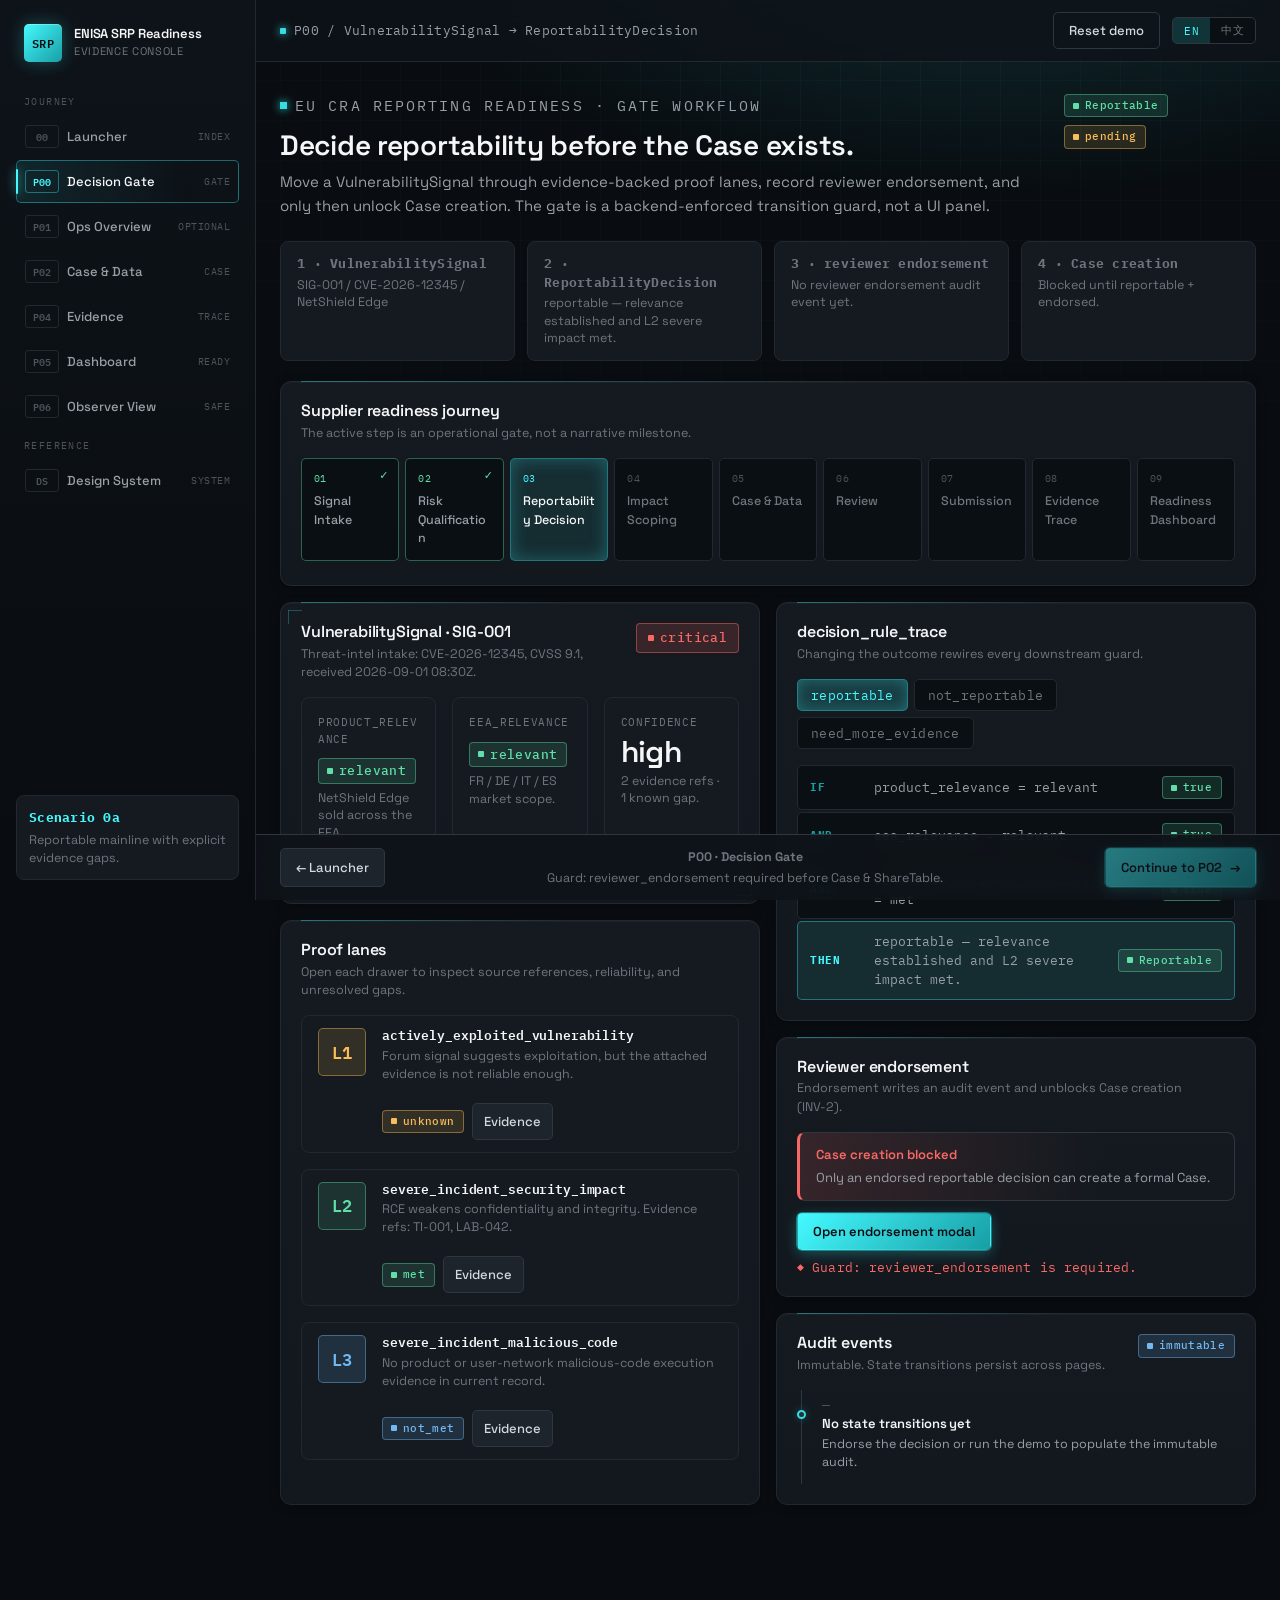
<file: p00-decision-gate.html>
<!doctype html>
<html lang="en" data-lang="en">
<head>
  <meta charset="utf-8">
  <meta name="viewport" content="width=device-width, initial-scale=1">
  <title>P00 · Reportability Decision Gate — Evidence Console</title>
  <link rel="stylesheet" href="css/app.css">
</head>
<body>
  <div class="app-shell">
    <aside class="side">
      <div class="brand"><div class="brand-mark">SRP</div><div><h1><span class="en">ENISA SRP Readiness</span><span class="cn">ENISA SRP 准备度</span></h1><p><span class="en">Evidence Console</span><span class="cn">证据控制台</span></p></div></div>
      <nav class="nav" aria-label="Screens">
        <span class="nav-label"><span class="en">Journey</span><span class="cn">旅程</span></span>
        <a href="index.html"><span class="idx">00</span><span class="nav-title"><span class="en">Launcher</span><span class="cn">入口总览</span></span><span class="nav-meta">Index</span></a>
        <a class="active" href="p00-decision-gate.html"><span class="idx">P00</span><span class="nav-title"><span class="en">Decision Gate</span><span class="cn">决策门</span></span><span class="nav-meta">Gate</span></a>
        <a href="workbench.html"><span class="idx">P01</span><span class="nav-title"><span class="en">Ops Overview</span><span class="cn">运营总览</span></span><span class="nav-meta">Optional</span></a>
        <a href="case-sharetable.html"><span class="idx">P02</span><span class="nav-title"><span class="en">Case &amp; Data</span><span class="cn">案例与数据</span></span><span class="nav-meta">Case</span></a>
        <a href="evidence-receipt.html"><span class="idx">P04</span><span class="nav-title"><span class="en">Evidence</span><span class="cn">证据回执</span></span><span class="nav-meta">Trace</span></a>
        <a href="readiness-dashboard.html"><span class="idx">P05</span><span class="nav-title"><span class="en">Dashboard</span><span class="cn">仪表盘</span></span><span class="nav-meta">Ready</span></a>
        <a href="demo-observer.html"><span class="idx">P06</span><span class="nav-title"><span class="en">Observer View</span><span class="cn">观察者视图</span></span><span class="nav-meta">Safe</span></a>
        <span class="nav-label"><span class="en">Reference</span><span class="cn">参考</span></span>
        <a href="design-system.html"><span class="idx">DS</span><span class="nav-title"><span class="en">Design System</span><span class="cn">设计系统</span></span><span class="nav-meta">System</span></a>
      </nav>
      <div class="side-footer"><div class="role-chip"><b>Scenario 0a</b><span><span class="en">Reportable mainline with explicit evidence gaps.</span><span class="cn">Reportable 主线，显式展示证据缺口。</span></span></div></div>
    </aside>

    <main class="main">
      <header class="topbar">
        <div class="crumbs"><span class="en">P00 / VulnerabilitySignal → ReportabilityDecision</span><span class="cn">P00 / VulnerabilitySignal → ReportabilityDecision（报送触发判断）</span></div>
        <div class="toolbar">
          <button class="btn ghost" type="button" data-reset-demo><span class="en">Reset demo</span><span class="cn">重置演示</span></button>
          <div class="lang-toggle"><button type="button" data-lang-target="en">EN</button><button type="button" data-lang-target="cn">中文</button></div>
        </div>
      </header>

      <section class="content" data-screen-label="P00 Decision Gate">
        <div class="page-head">
          <div>
            <p class="eyebrow"><span class="en">EU CRA Reporting Readiness · Gate workflow</span><span class="cn">EU CRA 报送准备度 · 决策门工作流</span></p>
            <h2><span class="en">Decide reportability before the Case exists.</span><span class="cn">在 Case 存在前完成报送触发判断。</span></h2>
            <p><span class="en">Move a VulnerabilitySignal through evidence-backed proof lanes, record reviewer endorsement, and only then unlock Case creation. The gate is a backend-enforced transition guard, not a UI panel.</span><span class="cn">把 VulnerabilitySignal 推过证据支撑的 proof lanes，记录审核背书，然后才解锁 Case 创建。决策门是后端强制的迁移守卫，不是 UI 面板。</span></p>
          </div>
          <div class="head-actions">
            <span data-outcome-pill class="pill ok">Reportable</span>
            <span data-endorsement-status class="pill warn">pending</span>
          </div>
        </div>

        <div class="status-strip">
          <div class="status-card"><b><span class="en">1 · VulnerabilitySignal</span><span class="cn">1 · VulnerabilitySignal（漏洞信号）</span></b><span>SIG-001 / CVE-2026-12345 / NetShield Edge</span></div>
          <div class="status-card"><b><span class="en">2 · ReportabilityDecision</span><span class="cn">2 · ReportabilityDecision（报送触发判断）</span></b><span data-outcome-rationale></span></div>
          <div class="status-card"><b><span class="en">3 · reviewer endorsement</span><span class="cn">3 · 审核人背书 (reviewer endorsement)</span></b><span data-endorsement-summary>No reviewer endorsement audit event yet.</span></div>
          <div class="status-card"><b><span class="en">4 · Case creation</span><span class="cn">4 · Case 创建 (Case creation)</span></b><span><span class="en">Blocked until reportable + endorsed.</span><span class="cn">在 reportable + 背书前阻断。</span></span></div>
        </div>

        <div class="panel mb-4">
          <div class="panel-head"><div><h3 class="panel-title"><span class="en">Supplier readiness journey</span><span class="cn">供应商准备度旅程</span></h3><p class="panel-sub"><span class="en">The active step is an operational gate, not a narrative milestone.</span><span class="cn">当前步骤是可执行守卫，不是叙事节点。</span></p></div></div>
          <div class="journey">
            <div class="journey-step done"><span class="n">01</span><b><span class="en">Signal Intake</span><span class="cn">信号录入</span></b></div>
            <div class="journey-step done"><span class="n">02</span><b><span class="en">Risk Qualification</span><span class="cn">风险判断</span></b></div>
            <div class="journey-step active"><span class="n">03</span><b><span class="en">Reportability Decision</span><span class="cn">报送触发判断</span></b></div>
            <div class="journey-step"><span class="n">04</span><b><span class="en">Impact Scoping</span><span class="cn">影响范围</span></b></div>
            <div class="journey-step"><span class="n">05</span><b><span class="en">Case &amp; Data</span><span class="cn">Case 与数据</span></b></div>
            <div class="journey-step"><span class="n">06</span><b><span class="en">Review</span><span class="cn">审核</span></b></div>
            <div class="journey-step"><span class="n">07</span><b><span class="en">Submission</span><span class="cn">模拟提交</span></b></div>
            <div class="journey-step"><span class="n">08</span><b><span class="en">Evidence Trace</span><span class="cn">证据留痕</span></b></div>
            <div class="journey-step"><span class="n">09</span><b><span class="en">Readiness Dashboard</span><span class="cn">准备度仪表盘</span></b></div>
          </div>
        </div>

        <div class="grid two decision-gate-grid">
          <div class="grid decision-side">
            <div class="panel bracketed">
              <div class="panel-head">
                <div><h3 class="panel-title"><span class="en">VulnerabilitySignal · SIG-001</span><span class="cn">VulnerabilitySignal（漏洞信号）· SIG-001</span></h3><p class="panel-sub"><span class="en">Threat-intel intake: CVE-2026-12345, CVSS 9.1, received 2026-09-01 08:30Z.</span><span class="cn">威胁情报录入：CVE-2026-12345，CVSS 9.1，接收于 2026-09-01 08:30Z。</span></p></div>
                <span class="pill danger lg">critical</span>
              </div>
              <div class="grid three">
                <div class="metric"><p class="label">product_relevance</p><p class="value"><span class="pill ok">relevant</span></p><p class="note"><span class="en">NetShield Edge sold across the EEA.</span><span class="cn">NetShield Edge 已在 EEA 销售。</span></p></div>
                <div class="metric"><p class="label">eea_relevance</p><p class="value"><span class="pill ok">relevant</span></p><p class="note"><span class="en">FR / DE / IT / ES market scope.</span><span class="cn">涉及 FR / DE / IT / ES 市场。</span></p></div>
                <div class="metric"><p class="label">confidence</p><p class="value">high</p><p class="note"><span class="en">2 evidence refs · 1 known gap.</span><span class="cn">2 条证据引用 · 1 个已知缺口。</span></p></div>
              </div>
            </div>

            <div class="panel">
              <div class="panel-head"><div><h3 class="panel-title"><span class="en">Proof lanes</span><span class="cn">三条法定 proof lane</span></h3><p class="panel-sub"><span class="en">Open each drawer to inspect source references, reliability, and unresolved gaps.</span><span class="cn">打开每个抽屉查看证据引用、可靠性与未解缺口。</span></p></div></div>
              <div class="grid">
                <div class="proof-lane lane-unknown"><div class="lane-code">L1</div><div><h3>actively_exploited_vulnerability</h3><p><span class="en">Forum signal suggests exploitation, but the attached evidence is not reliable enough.</span><span class="cn">论坛迹象显示可能利用，但附加证据可靠性不足。</span></p></div><div class="lane-actions"><span class="pill warn">unknown</span><button class="btn" type="button" data-open-lane="l1"><span class="en">Evidence</span><span class="cn">证据</span></button></div></div>
                <div class="proof-lane lane-met"><div class="lane-code">L2</div><div><h3>severe_incident_security_impact</h3><p><span class="en">RCE weakens confidentiality and integrity. Evidence refs: TI-001, LAB-042.</span><span class="cn">RCE 削弱 confidentiality 与 integrity。证据引用：TI-001、LAB-042。</span></p></div><div class="lane-actions"><span class="pill ok">met</span><button class="btn" type="button" data-open-lane="l2"><span class="en">Evidence</span><span class="cn">证据</span></button></div></div>
                <div class="proof-lane lane-notmet"><div class="lane-code">L3</div><div><h3>severe_incident_malicious_code</h3><p><span class="en">No product or user-network malicious-code execution evidence in current record.</span><span class="cn">当前记录未发现产品或用户网络中的恶意代码执行证据。</span></p></div><div class="lane-actions"><span class="pill info">not_met</span><button class="btn" type="button" data-open-lane="l3"><span class="en">Evidence</span><span class="cn">证据</span></button></div></div>
              </div>
            </div>
          </div>

          <div class="grid decision-rail">
            <div class="panel">
              <div class="panel-head"><div><h3 class="panel-title">decision_rule_trace</h3><p class="panel-sub"><span class="en">Changing the outcome rewires every downstream guard.</span><span class="cn">切换 outcome 会重写所有下游守卫。</span></p></div></div>
              <div class="decision-tabs mb-4">
                <button class="state-btn" data-state-option="reportable">reportable</button>
                <button class="state-btn" data-state-option="not_reportable">not_reportable</button>
                <button class="state-btn" data-state-option="need_more_evidence">need_more_evidence</button>
              </div>
              <div class="trace">
                <div class="trace-row"><b>IF</b><span>product_relevance = relevant</span><span class="pill ok">true</span></div>
                <div class="trace-row"><b>AND</b><span>eea_relevance = relevant</span><span class="pill ok">true</span></div>
                <div class="trace-row"><b>AND</b><span>L2 severe_incident_security_impact = met</span><span class="pill ok">true</span></div>
                <div class="trace-row then"><b>THEN</b><span data-outcome-rationale></span><span data-outcome-pill class="pill ok">Reportable</span></div>
              </div>
            </div>

            <div class="panel">
              <div class="panel-head"><div><h3 class="panel-title"><span class="en">Reviewer endorsement</span><span class="cn">审核人背书</span></h3><p class="panel-sub"><span class="en">Endorsement writes an audit event and unblocks Case creation (INV-2).</span><span class="cn">背书写入审计事件，并解锁 Case 创建（INV-2）。</span></p></div></div>
              <div data-case-guard class="callout danger"><strong>Case creation blocked</strong><span>Only an endorsed reportable decision can create a formal Case.</span></div>
              <div data-action-block style="margin-top:12px">
                <div class="head-actions" style="justify-content:flex-start">
                  <button class="btn primary" type="button" data-open-endorsement-modal><span class="en">Open endorsement modal</span><span class="cn">打开背书弹窗</span></button>
                </div>
                <p class="guard-reason blocked" data-guard-reason>Guard: reviewer_endorsement is required.</p>
              </div>
            </div>

            <div class="panel">
              <div class="panel-head"><div><h3 class="panel-title"><span class="en">Audit events</span><span class="cn">审计事件</span></h3><p class="panel-sub"><span class="en">Immutable. State transitions persist across pages.</span><span class="cn">不可变。状态迁移跨页面持久化。</span></p></div><span class="pill info">immutable</span></div>
              <div class="timeline" data-audit-event-list></div>
            </div>
          </div>
        </div>
      </section>

      <footer class="journey-footer" aria-label="Scenario 0 navigation">
        <a class="btn footer-back" href="index.html"><span class="en">← Launcher</span><span class="cn">← 返回入口</span></a>
        <div class="journey-status">
          <b><span class="en">P00 · Decision Gate</span><span class="cn">P00 · 决策门</span></b>
          <span><span class="en">Guard: reviewer_endorsement required before Case &amp; ShareTable.</span><span class="cn">守卫：进入 Case &amp; ShareTable 前需要 reviewer_endorsement。</span></span>
        </div>
        <a class="btn primary footer-next" href="case-sharetable.html" data-requires="endorsement"><span class="en">Continue to P02</span><span class="cn">继续到 P02</span> <span class="arrow">→</span></a>
      </footer>
    </main>
  </div>

  <div class="drawer" data-evidence-drawer aria-hidden="true">
    <div class="drawer-panel">
      <div class="panel-head"><div><h3 class="panel-title" data-drawer-title>Evidence lane</h3><p class="panel-sub" data-drawer-note></p></div><button class="btn" type="button" data-close-drawer><span class="en">Close</span><span class="cn">关闭</span></button></div>
      <p style="margin:6px 0 14px"><span class="pill warn" data-drawer-state>unknown</span></p>
      <div class="callout info"><strong><span class="en">Evidence references</span><span class="cn">证据引用</span></strong><span><span class="en">Each reference is safe to cite in the decision audit log.</span><span class="cn">每条引用都可安全写入判断审计日志。</span></span></div>
      <ul data-drawer-refs style="margin-top:14px"></ul>
    </div>
  </div>

  <dialog class="modal" data-endorsement-modal>
    <div class="modal-inner">
      <div class="panel-head"><div><h3 class="panel-title"><span class="en">Record reviewer endorsement</span><span class="cn">记录审核背书</span></h3><p class="panel-sub"><span class="en">This creates an immutable audit event for DEC-001.</span><span class="cn">这会为 DEC-001 创建不可变审计事件。</span></p></div><button class="btn" type="button" data-close-endorsement-modal><span class="en">Close</span><span class="cn">关闭</span></button></div>
      <div class="field-grid" style="margin:16px 0">
        <div class="field"><label><span class="en">reviewer</span><span class="cn">审核人 (reviewer)</span></label><input data-reviewer value="Ada Rossi / Compliance Lead"></div>
        <div class="field"><label><span class="en">timestamp</span><span class="cn">时间戳 (timestamp)</span></label><input value="auto-generated on submit" readonly></div>
        <div class="field" style="grid-column:1/-1"><label><span class="en">comment</span><span class="cn">备注 (comment)</span></label><textarea data-review-comment>Evidence supports the reportable outcome; proceed to Case and keep the L1 reliability gap visible.</textarea></div>
      </div>
      <div class="callout warning"><strong><span class="en">Guard impact</span><span class="cn">守卫影响</span></strong><span><span class="en">Submitting this endorsement enables Case creation and advances the workflow to ShareTable v2 completion.</span><span class="cn">提交背书将启用 Case 创建，并推进到 ShareTable v2 完成。</span></span></div>
      <div class="head-actions" style="margin-top:16px;justify-content:flex-end"><button class="btn primary" type="button" data-submit-endorsement><span class="en">Submit endorsement</span><span class="cn">提交背书</span></button></div>
    </div>
  </dialog>

  <div class="toast" data-toast></div>
  <script src="js/app.js"></script>
</body>
</html>
</file>
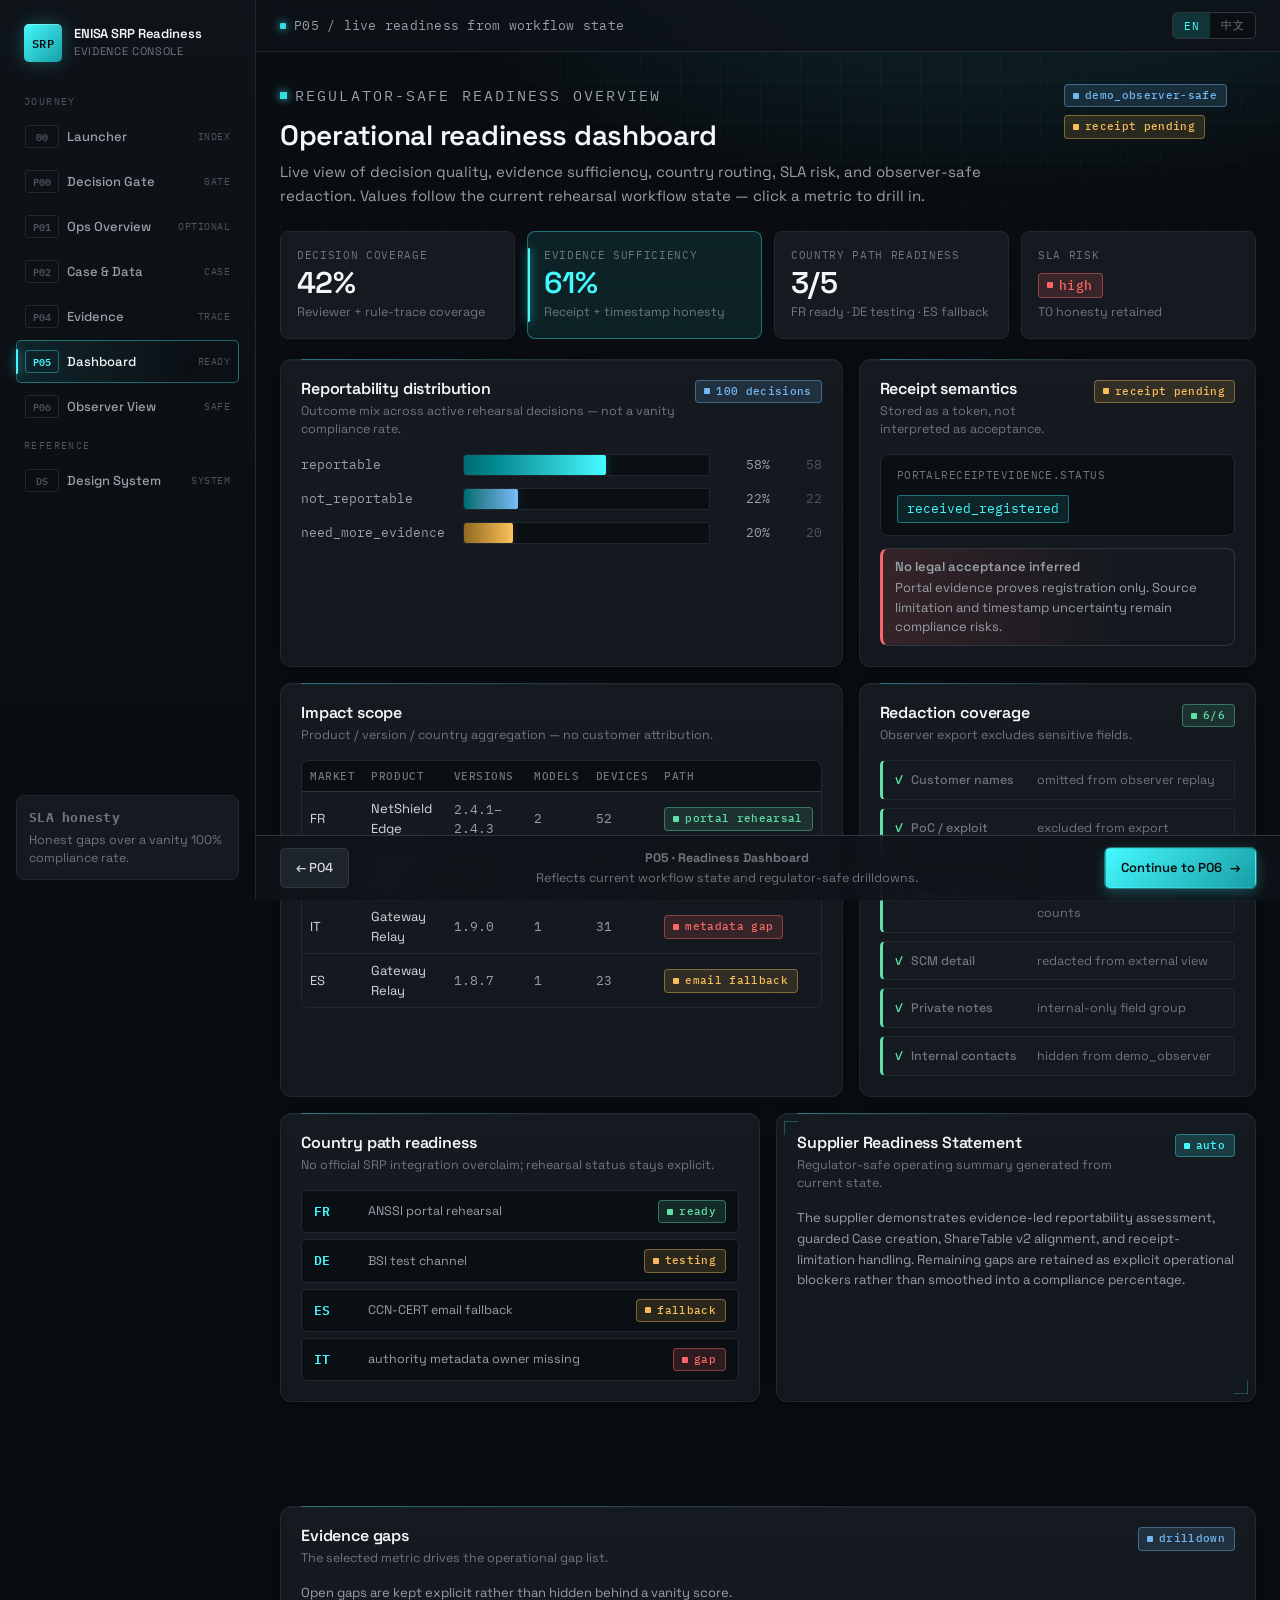
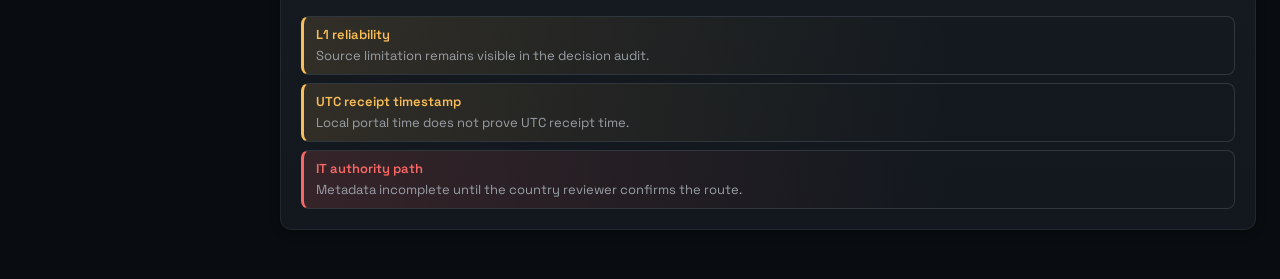
<file: readiness-dashboard.html>
<!doctype html>
<html lang="en" data-lang="en">
<head>
  <meta charset="utf-8">
  <meta name="viewport" content="width=device-width, initial-scale=1">
  <title>P05 · Readiness Dashboard — Evidence Console</title>
  <link rel="stylesheet" href="css/app.css">
</head>
<body>
  <div class="app-shell">
    <aside class="side">
      <div class="brand"><div class="brand-mark">SRP</div><div><h1><span class="en">ENISA SRP Readiness</span><span class="cn">ENISA SRP 准备度</span></h1><p><span class="en">Evidence Console</span><span class="cn">证据控制台</span></p></div></div>
      <nav class="nav" aria-label="Screens">
        <span class="nav-label"><span class="en">Journey</span><span class="cn">旅程</span></span>
        <a href="index.html"><span class="idx">00</span><span class="nav-title"><span class="en">Launcher</span><span class="cn">入口总览</span></span><span class="nav-meta">Index</span></a>
        <a href="p00-decision-gate.html"><span class="idx">P00</span><span class="nav-title"><span class="en">Decision Gate</span><span class="cn">决策门</span></span><span class="nav-meta">Gate</span></a>
        <a href="workbench.html"><span class="idx">P01</span><span class="nav-title"><span class="en">Ops Overview</span><span class="cn">运营总览</span></span><span class="nav-meta">Optional</span></a>
        <a href="case-sharetable.html"><span class="idx">P02</span><span class="nav-title"><span class="en">Case &amp; Data</span><span class="cn">案例与数据</span></span><span class="nav-meta">Case</span></a>
        <a href="evidence-receipt.html"><span class="idx">P04</span><span class="nav-title"><span class="en">Evidence</span><span class="cn">证据回执</span></span><span class="nav-meta">Trace</span></a>
        <a class="active" href="readiness-dashboard.html"><span class="idx">P05</span><span class="nav-title"><span class="en">Dashboard</span><span class="cn">仪表盘</span></span><span class="nav-meta">Ready</span></a>
        <a href="demo-observer.html"><span class="idx">P06</span><span class="nav-title"><span class="en">Observer View</span><span class="cn">观察者视图</span></span><span class="nav-meta">Safe</span></a>
        <span class="nav-label"><span class="en">Reference</span><span class="cn">参考</span></span>
        <a href="design-system.html"><span class="idx">DS</span><span class="nav-title"><span class="en">Design System</span><span class="cn">设计系统</span></span><span class="nav-meta">System</span></a>
      </nav>
      <div class="side-footer"><div class="role-chip"><b><span class="en">SLA honesty</span><span class="cn">SLA 诚实度</span></b><span><span class="en">Honest gaps over a vanity 100% compliance rate.</span><span class="cn">诚实展示缺口，而非虚荣的 100% 合规率。</span></span></div></div>
    </aside>

    <main class="main">
      <header class="topbar">
        <div class="crumbs"><span class="en">P05 / live readiness from workflow state</span><span class="cn">P05 / 基于工作流状态的实时准备度</span></div>
        <div class="toolbar"><div class="lang-toggle"><button type="button" data-lang-target="en">EN</button><button type="button" data-lang-target="cn">中文</button></div></div>
      </header>

      <section class="content" data-screen-label="P05 Readiness Dashboard">
        <div class="page-head">
          <div>
            <p class="eyebrow"><span class="en">Regulator-safe readiness overview</span><span class="cn">监管安全准备度总览</span></p>
            <h2><span class="en">Operational readiness dashboard</span><span class="cn">运行态准备度仪表盘</span></h2>
            <p><span class="en">Live view of decision quality, evidence sufficiency, country routing, SLA risk, and observer-safe redaction. Values follow the current rehearsal workflow state — click a metric to drill in.</span><span class="cn">实时查看判断质量、证据充分度、国家路径、SLA 风险与观察者安全脱敏。数值随当前演练状态更新 —— 点击指标可下钻。</span></p>
          </div>
          <div class="head-actions"><span class="pill info">demo_observer-safe</span><span data-receipt-status class="pill warn">receipt pending</span></div>
        </div>

        <div class="dashboard-metrics" aria-label="Readiness drilldown metrics">
          <button class="metric drill-card" type="button" data-drill="decision">
            <p class="label"><span class="en">Decision coverage</span><span class="cn">判断覆盖</span></p>
            <p class="value" data-readiness-score>42%</p>
            <p class="note"><span class="en">Reviewer + rule-trace coverage</span><span class="cn">审核 + 规则追踪覆盖</span></p>
          </button>
          <button class="metric drill-card active" type="button" data-drill="evidence">
            <p class="label"><span class="en">Evidence sufficiency</span><span class="cn">证据充分度</span></p>
            <p class="value" data-evidence-score>61%</p>
            <p class="note"><span class="en">Receipt + timestamp honesty</span><span class="cn">回执 + 时间戳诚实度</span></p>
          </button>
          <button class="metric drill-card" type="button" data-drill="country">
            <p class="label"><span class="en">Country path readiness</span><span class="cn">国家路径准备度</span></p>
            <p class="value">3/5</p>
            <p class="note"><span class="en">FR ready · DE testing · ES fallback</span><span class="cn">FR ready · DE testing · ES fallback</span></p>
          </button>
          <button class="metric drill-card" type="button" data-drill="sla">
            <p class="label"><span class="en">SLA risk</span><span class="cn">SLA 风险</span></p>
            <p class="value"><span data-sla-risk class="pill danger">high</span></p>
            <p class="note"><span class="en">T0 honesty retained</span><span class="cn">保留 T0 诚实性</span></p>
          </button>
        </div>

        <div class="dashboard-layout">
          <div class="dashboard-panel-grid">
            <div class="panel dashboard-panel span-7">
              <div class="panel-head"><div><h3 class="panel-title"><span class="en">Reportability distribution</span><span class="cn">报送触发分布</span></h3><p class="panel-sub"><span class="en">Outcome mix across active rehearsal decisions — not a vanity compliance rate.</span><span class="cn">当前演练判断的结果组合 —— 不是虚荣式合规率。</span></p></div><span class="pill info">100 decisions</span></div>
              <div class="chart-bars" role="img" aria-label="reportable 58, not_reportable 22, need_more_evidence 20">
                <div class="bar-row"><span class="bar-label">reportable</span><div class="bar-track"><div class="bar-fill" style="--w:58%"></div></div><span class="bar-value">58%</span><span class="bar-count">58</span></div>
                <div class="bar-row"><span class="bar-label">not_reportable</span><div class="bar-track"><div class="bar-fill info" style="--w:22%"></div></div><span class="bar-value">22%</span><span class="bar-count">22</span></div>
                <div class="bar-row"><span class="bar-label">need_more_evidence</span><div class="bar-track"><div class="bar-fill warn" style="--w:20%"></div></div><span class="bar-value">20%</span><span class="bar-count">20</span></div>
              </div>
            </div>

            <div class="panel dashboard-panel span-5">
              <div class="panel-head"><div><h3 class="panel-title"><span class="en">Receipt semantics</span><span class="cn">回执语义</span></h3><p class="panel-sub"><span class="en">Stored as a token, not interpreted as acceptance.</span><span class="cn">以 token 存储，不解释为接受。</span></p></div><span data-receipt-status class="pill warn">pending</span></div>
              <div class="token-field"><span class="token-label">PortalReceiptEvidence.status</span><code>received_registered</code></div>
              <div class="callout danger compact"><strong><span class="en">No legal acceptance inferred</span><span class="cn">不推断法律接受</span></strong><span><span class="en">Portal evidence proves registration only. Source limitation and timestamp uncertainty remain compliance risks.</span><span class="cn">Portal 证据仅证明登记。来源限制与时间戳不确定性仍是合规风险。</span></span></div>
            </div>

            <div class="panel dashboard-panel span-7">
              <div class="panel-head"><div><h3 class="panel-title"><span class="en">Impact scope</span><span class="cn">影响范围</span></h3><p class="panel-sub"><span class="en">Product / version / country aggregation — no customer attribution.</span><span class="cn">产品 / 版本 / 国家聚合 —— 无客户归属。</span></p></div></div>
              <div class="table-wrap">
                <table class="compact-table">
                  <thead><tr><th><span class="en">market</span><span class="cn">市场 (market)</span></th><th><span class="en">product</span><span class="cn">产品 (product)</span></th><th><span class="en">versions</span><span class="cn">版本 (versions)</span></th><th><span class="en">models</span><span class="cn">型号 (models)</span></th><th><span class="en">devices</span><span class="cn">设备数 (devices)</span></th><th><span class="en">path</span><span class="cn">路径 (path)</span></th></tr></thead>
                  <tbody>
                    <tr><td>FR</td><td>NetShield Edge</td><td class="mono">2.4.1–2.4.3</td><td class="mono">2</td><td class="mono">52</td><td><span class="pill ok">portal rehearsal</span></td></tr>
                    <tr><td>DE</td><td>NetShield Edge</td><td class="mono">2.4.2</td><td class="mono">2</td><td class="mono">44</td><td><span class="pill warn">testing-only</span></td></tr>
                    <tr><td>IT</td><td>Gateway Relay</td><td class="mono">1.9.0</td><td class="mono">1</td><td class="mono">31</td><td><span class="pill danger">metadata gap</span></td></tr>
                    <tr><td>ES</td><td>Gateway Relay</td><td class="mono">1.8.7</td><td class="mono">1</td><td class="mono">23</td><td><span class="pill warn">email fallback</span></td></tr>
                  </tbody>
                </table>
              </div>
            </div>

            <div class="panel dashboard-panel span-5">
              <div class="panel-head"><div><h3 class="panel-title"><span class="en">Redaction coverage</span><span class="cn">脱敏覆盖</span></h3><p class="panel-sub"><span class="en">Observer export excludes sensitive fields.</span><span class="cn">观察者导出排除敏感字段。</span></p></div><span class="pill ok">6/6</span></div>
              <div class="check-list">
                <div class="check-item ok"><b><span class="en">Customer names</span><span class="cn">客户名称 (Customer names)</span></b><span><span class="en">omitted from observer replay</span><span class="cn">从观察者回放中省略</span></span></div>
                <div class="check-item ok"><b><span class="en">PoC / exploit</span><span class="cn">PoC / 利用代码 (PoC / exploit)</span></b><span><span class="en">excluded from export package</span><span class="cn">从导出包中排除</span></span></div>
                <div class="check-item ok"><b><span class="en">Raw attachments</span><span class="cn">原始附件 (Raw attachments)</span></b><span><span class="en">replaced with evidence counts</span><span class="cn">替换为证据计数</span></span></div>
                <div class="check-item ok"><b><span class="en">SCM detail</span><span class="cn">SCM 细节 (SCM detail)</span></b><span><span class="en">redacted from external view</span><span class="cn">从外部视图脱敏</span></span></div>
                <div class="check-item ok"><b><span class="en">Private notes</span><span class="cn">私密备注 (Private notes)</span></b><span><span class="en">internal-only field group</span><span class="cn">仅内部字段组</span></span></div>
                <div class="check-item ok"><b><span class="en">Internal contacts</span><span class="cn">内部联系人 (Internal contacts)</span></b><span><span class="en">hidden from demo_observer</span><span class="cn">对 demo_observer 隐藏</span></span></div>
              </div>
            </div>

            <div class="panel dashboard-panel span-6">
              <div class="panel-head"><div><h3 class="panel-title"><span class="en">Country path readiness</span><span class="cn">国家路径准备度</span></h3><p class="panel-sub"><span class="en">No official SRP integration overclaim; rehearsal status stays explicit.</span><span class="cn">不宣称官方 SRP 已集成；演练状态保持明确。</span></p></div></div>
              <div class="route-list">
                <div class="route-row"><span class="route-country">FR</span><span><span class="en">ANSSI portal rehearsal</span><span class="cn">ANSSI portal 演练</span></span><span class="pill ok"><span class="en">ready</span><span class="cn">就绪</span></span></div>
                <div class="route-row"><span class="route-country">DE</span><span><span class="en">BSI test channel</span><span class="cn">BSI 测试通道</span></span><span class="pill warn"><span class="en">testing</span><span class="cn">测试中</span></span></div>
                <div class="route-row"><span class="route-country">ES</span><span><span class="en">CCN-CERT email fallback</span><span class="cn">CCN-CERT 邮件降级</span></span><span class="pill warn"><span class="en">fallback</span><span class="cn">降级</span></span></div>
                <div class="route-row"><span class="route-country">IT</span><span><span class="en">authority metadata owner missing</span><span class="cn">机构元数据负责人缺失</span></span><span class="pill danger"><span class="en">gap</span><span class="cn">缺口</span></span></div>
              </div>
            </div>

            <div class="panel dashboard-panel span-6 bracketed">
              <div class="panel-head"><div><h3 class="panel-title"><span class="en">Supplier Readiness Statement</span><span class="cn">供应商准备度声明</span></h3><p class="panel-sub"><span class="en">Regulator-safe operating summary generated from current state.</span><span class="cn">基于当前状态生成的监管安全运行摘要。</span></p></div><span class="pill accent">auto</span></div>
              <p style="font-size:var(--fs-sm);color:var(--text-mid);line-height:1.6"><span class="en">The supplier demonstrates evidence-led reportability assessment, guarded Case creation, ShareTable v2 alignment, and receipt-limitation handling. Remaining gaps are retained as explicit operational blockers rather than smoothed into a compliance percentage.</span><span class="cn">供应商展示基于证据的报送触发判断、受守卫约束的 Case 创建、ShareTable v2 对齐与回执限制处理。剩余缺口被保留为明确运行阻断项，而非被抹平成合规百分比。</span></p>
            </div>
          </div>

          <aside class="panel dashboard-drill-panel" data-drill-panel data-default-drill="evidence">
            <div class="panel-head"><div><h3 class="panel-title" data-drill-title>Evidence gaps</h3><p class="panel-sub"><span class="en">The selected metric drives the operational gap list.</span><span class="cn">选中的指标驱动运行缺口列表。</span></p></div><span class="pill info">drilldown</span></div>
            <p class="drill-copy" data-drill-copy>Select a dashboard card to inspect the current gap list.</p>
            <div class="drill-list" data-drill-list></div>
          </aside>
        </div>
      </section>

      <footer class="journey-footer" aria-label="Scenario 0 navigation">
        <a class="btn footer-back" href="evidence-receipt.html"><span class="en">← P04</span><span class="cn">← P04</span></a>
        <div class="journey-status">
          <b><span class="en">P05 · Readiness Dashboard</span><span class="cn">P05 · 准备度仪表盘</span></b>
          <span><span class="en">Reflects current workflow state and regulator-safe drilldowns.</span><span class="cn">反映当前工作流状态与监管安全下钻。</span></span>
        </div>
        <a class="btn primary footer-next" href="demo-observer.html"><span class="en">Continue to P06</span><span class="cn">继续到 P06</span> <span class="arrow">→</span></a>
      </footer>
    </main>
  </div>
  <div class="toast" data-toast></div>
  <script src="js/app.js"></script>
</body>
</html>
</file>
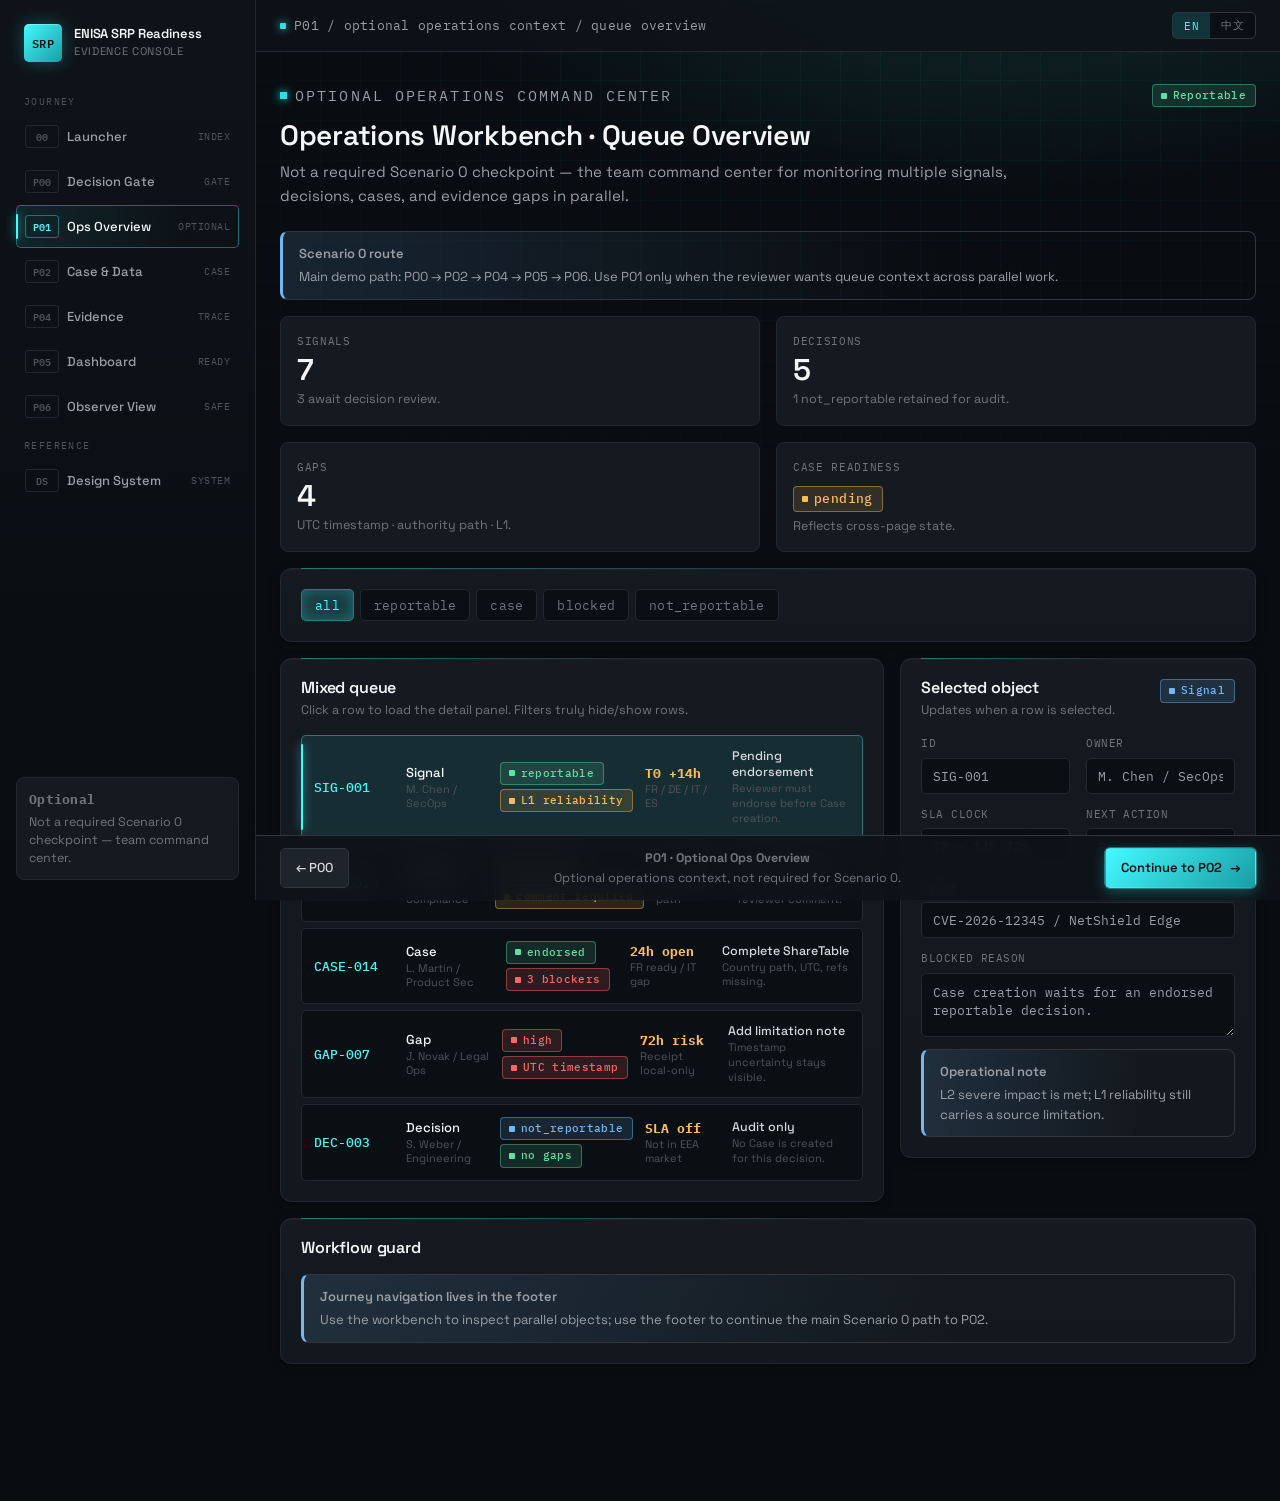
<file: workbench.html>
<!doctype html>
<html lang="en" data-lang="en">
<head>
  <meta charset="utf-8">
  <meta name="viewport" content="width=device-width, initial-scale=1">
  <title>P01 · Operations Workbench — Evidence Console</title>
  <link rel="stylesheet" href="css/app.css">
</head>
<body>
  <div class="app-shell">
    <aside class="side">
      <div class="brand"><div class="brand-mark">SRP</div><div><h1><span class="en">ENISA SRP Readiness</span><span class="cn">ENISA SRP 准备度</span></h1><p><span class="en">Evidence Console</span><span class="cn">证据控制台</span></p></div></div>
      <nav class="nav" aria-label="Screens">
        <span class="nav-label"><span class="en">Journey</span><span class="cn">旅程</span></span>
        <a href="index.html"><span class="idx">00</span><span class="nav-title"><span class="en">Launcher</span><span class="cn">入口总览</span></span><span class="nav-meta">Index</span></a>
        <a href="p00-decision-gate.html"><span class="idx">P00</span><span class="nav-title"><span class="en">Decision Gate</span><span class="cn">决策门</span></span><span class="nav-meta">Gate</span></a>
        <a class="active" href="workbench.html"><span class="idx">P01</span><span class="nav-title"><span class="en">Ops Overview</span><span class="cn">运营总览</span></span><span class="nav-meta">Optional</span></a>
        <a href="case-sharetable.html"><span class="idx">P02</span><span class="nav-title"><span class="en">Case &amp; Data</span><span class="cn">案例与数据</span></span><span class="nav-meta">Case</span></a>
        <a href="evidence-receipt.html"><span class="idx">P04</span><span class="nav-title"><span class="en">Evidence</span><span class="cn">证据回执</span></span><span class="nav-meta">Trace</span></a>
        <a href="readiness-dashboard.html"><span class="idx">P05</span><span class="nav-title"><span class="en">Dashboard</span><span class="cn">仪表盘</span></span><span class="nav-meta">Ready</span></a>
        <a href="demo-observer.html"><span class="idx">P06</span><span class="nav-title"><span class="en">Observer View</span><span class="cn">观察者视图</span></span><span class="nav-meta">Safe</span></a>
        <span class="nav-label"><span class="en">Reference</span><span class="cn">参考</span></span>
        <a href="design-system.html"><span class="idx">DS</span><span class="nav-title"><span class="en">Design System</span><span class="cn">设计系统</span></span><span class="nav-meta">System</span></a>
      </nav>
      <div class="side-footer"><div class="role-chip"><b><span class="en">Optional</span><span class="cn">可选</span></b><span><span class="en">Not a required Scenario 0 checkpoint — team command center.</span><span class="cn">非 Scenario 0 必经节点 —— 团队指挥中心。</span></span></div></div>
    </aside>

    <main class="main">
      <header class="topbar">
        <div class="crumbs"><span class="en">P01 / optional operations context / queue overview</span><span class="cn">P01 / 可选运营上下文 / 队列总览</span></div>
        <div class="toolbar"><div class="lang-toggle"><button type="button" data-lang-target="en">EN</button><button type="button" data-lang-target="cn">中文</button></div></div>
      </header>

      <section class="content" data-screen-label="P01 Workbench">
        <div class="page-head">
          <div>
            <p class="eyebrow"><span class="en">Optional operations command center</span><span class="cn">可选运营指挥中心</span></p>
            <h2><span class="en">Operations Workbench · Queue Overview</span><span class="cn">运营工作台 · 队列总览</span></h2>
            <p><span class="en">Not a required Scenario 0 checkpoint — the team command center for monitoring multiple signals, decisions, cases, and evidence gaps in parallel.</span><span class="cn">非 Scenario 0 必经节点 —— 用于并行监控多条信号、判断、Case 与证据缺口的团队指挥中心。</span></p>
          </div>
          <div class="head-actions"><span data-outcome-pill class="pill ok">Reportable</span></div>
        </div>

        <div class="callout info mb-4">
          <strong><span class="en">Scenario 0 route</span><span class="cn">Scenario 0 路径</span></strong>
          <span><span class="en">Main demo path: P00 → P02 → P04 → P05 → P06. Use P01 only when the reviewer wants queue context across parallel work.</span><span class="cn">主演示路径：P00 → P02 → P04 → P05 → P06。仅当评审者需要并行工作的队列上下文时才进入 P01。</span></span>
        </div>

        <div class="grid four mb-4">
          <div class="metric"><p class="label"><span class="en">Signals</span><span class="cn">信号 (Signals)</span></p><p class="value">7</p><p class="note"><span class="en">3 await decision review.</span><span class="cn">3 条等待判断审核。</span></p></div>
          <div class="metric"><p class="label"><span class="en">Decisions</span><span class="cn">判断 (Decisions)</span></p><p class="value">5</p><p class="note"><span class="en">1 not_reportable retained for audit.</span><span class="cn">1 条 not_reportable 留审计。</span></p></div>
          <div class="metric"><p class="label"><span class="en">Gaps</span><span class="cn">缺口 (Gaps)</span></p><p class="value">4</p><p class="note"><span class="en">UTC timestamp · authority path · L1.</span><span class="cn">UTC 时间戳 · 机构路径 · L1。</span></p></div>
          <div class="metric"><p class="label"><span class="en">Case readiness</span><span class="cn">Case 准备度</span></p><p class="value"><span data-package-status class="pill warn">pending</span></p><p class="note"><span class="en">Reflects cross-page state.</span><span class="cn">反映跨页状态。</span></p></div>
        </div>

        <div class="panel mb-4">
          <div class="workbench-filter-row" aria-label="Queue filters" style="display:flex;gap:6px;flex-wrap:wrap">
            <button class="state-btn active" data-filter="all">all</button>
            <button class="state-btn" data-filter="reportable">reportable</button>
            <button class="state-btn" data-filter="case">case</button>
            <button class="state-btn" data-filter="blocked">blocked</button>
            <button class="state-btn" data-filter="not_reportable">not_reportable</button>
          </div>
        </div>

        <div class="split wide">
          <div class="panel">
            <div class="panel-head"><div><h3 class="panel-title"><span class="en">Mixed queue</span><span class="cn">混合队列</span></h3><p class="panel-sub"><span class="en">Click a row to load the detail panel. Filters truly hide/show rows.</span><span class="cn">点击行加载详情面板。筛选会真实隐藏/显示行。</span></p></div></div>
            <div class="queue-list" aria-label="Mixed object queue">
              <button type="button" class="queue-row selected" data-row-id="SIG-001" data-tags="reportable blocked">
                <span class="queue-id">SIG-001</span>
                <span class="queue-object"><b>Signal</b><small>M. Chen / SecOps</small></span>
                <span class="queue-status"><span class="pill ok">reportable</span><span class="pill warn">L1 reliability</span></span>
                <span class="queue-meta"><b>T0 +14h</b><small>FR / DE / IT / ES</small></span>
                <span class="queue-next"><b><span class="en">Pending endorsement</span><span class="cn">待背书</span></b><small><span class="en">Reviewer must endorse before Case creation.</span><span class="cn">审核人需先背书再创建 Case。</span></small></span>
              </button>
              <button type="button" class="queue-row" data-row-id="DEC-001" data-tags="reportable blocked">
                <span class="queue-id">DEC-001</span>
                <span class="queue-object"><b>Decision</b><small>A. Rossi / Compliance</small></span>
                <span class="queue-status"><span data-endorsement-status class="pill warn">pending</span><span class="pill warn">comment required</span></span>
                <span class="queue-meta"><b>T0 +15h</b><small>FR portal path</small></span>
                <span class="queue-next"><b><span class="en">Endorse on P00</span><span class="cn">在 P00 背书</span></b><small><span class="en">Decision waits for reviewer comment.</span><span class="cn">判断等待审核人评论。</span></small></span>
              </button>
              <button type="button" class="queue-row" data-row-id="CASE-014" data-tags="case reportable blocked">
                <span class="queue-id">CASE-014</span>
                <span class="queue-object"><b>Case</b><small>L. Martin / Product Sec</small></span>
                <span class="queue-status"><span class="pill ok">endorsed</span><span class="pill danger">3 blockers</span></span>
                <span class="queue-meta"><b>24h open</b><small>FR ready / IT gap</small></span>
                <span class="queue-next"><b><span class="en">Complete ShareTable</span><span class="cn">完成 ShareTable</span></b><small><span class="en">Country path, UTC, refs missing.</span><span class="cn">国家路径、UTC、引用缺失。</span></small></span>
              </button>
              <button type="button" class="queue-row" data-row-id="GAP-007" data-tags="blocked">
                <span class="queue-id">GAP-007</span>
                <span class="queue-object"><b>Gap</b><small>J. Novak / Legal Ops</small></span>
                <span class="queue-status"><span data-sla-risk class="pill danger">high</span><span class="pill danger">UTC timestamp</span></span>
                <span class="queue-meta"><b>72h risk</b><small>Receipt local-only</small></span>
                <span class="queue-next"><b><span class="en">Add limitation note</span><span class="cn">添加限制说明</span></b><small><span class="en">Timestamp uncertainty stays visible.</span><span class="cn">时间戳不确定性保持可见。</span></small></span>
              </button>
              <button type="button" class="queue-row" data-row-id="DEC-003" data-tags="not_reportable">
                <span class="queue-id">DEC-003</span>
                <span class="queue-object"><b>Decision</b><small>S. Weber / Engineering</small></span>
                <span class="queue-status"><span class="pill info">not_reportable</span><span class="pill ok">no gaps</span></span>
                <span class="queue-meta"><b>SLA off</b><small>Not in EEA market</small></span>
                <span class="queue-next"><b><span class="en">Audit only</span><span class="cn">仅审计</span></b><small><span class="en">No Case is created for this decision.</span><span class="cn">该判断不创建 Case。</span></small></span>
              </button>
            </div>
          </div>

          <aside class="grid">
            <div class="panel">
              <div class="panel-head"><div><h3 class="panel-title"><span class="en">Selected object</span><span class="cn">选中对象</span></h3><p class="panel-sub"><span class="en">Updates when a row is selected.</span><span class="cn">选中行时同步更新。</span></p></div><span class="pill info" data-detail-type>Signal</span></div>
              <div class="field-grid">
                <div class="field"><label><span class="en">ID</span><span class="cn">ID</span></label><input data-detail-id value="SIG-001" readonly></div>
                <div class="field"><label><span class="en">owner</span><span class="cn">负责人 (owner)</span></label><input data-detail-owner value="M. Chen / SecOps" readonly></div>
                <div class="field"><label><span class="en">SLA clock</span><span class="cn">SLA 时钟 (SLA clock)</span></label><input data-detail-sla value="T0 + 14h 22m" readonly></div>
                <div class="field"><label><span class="en">next action</span><span class="cn">下一步 (next action)</span></label><div class="field-value" data-detail-next>Reviewer endorse</div></div>
                <div class="field" style="grid-column:1/-1"><label><span class="en">title</span><span class="cn">标题 (title)</span></label><input data-detail-title value="CVE-2026-12345 / NetShield Edge" readonly></div>
                <div class="field" style="grid-column:1/-1"><label><span class="en">blocked reason</span><span class="cn">阻断原因 (blocked reason)</span></label><textarea data-detail-blocked readonly>Case creation waits for an endorsed reportable decision.</textarea></div>
              </div>
              <div class="callout info" style="margin-top:12px"><strong><span class="en">Operational note</span><span class="cn">运行备注</span></strong><span data-detail-copy>L2 severe impact is met; L1 reliability still carries a source limitation.</span></div>
            </div>
          </aside>
        </div>

        <div class="panel workbench-guard-panel mt-4">
          <div class="panel-head"><div><h3 class="panel-title"><span class="en">Workflow guard</span><span class="cn">工作流守卫</span></h3></div></div>
          <div class="callout info"><strong><span class="en">Journey navigation lives in the footer</span><span class="cn">旅程导航位于底部栏</span></strong><span><span class="en">Use the workbench to inspect parallel objects; use the footer to continue the main Scenario 0 path to P02.</span><span class="cn">工作台用于检查并行对象；用底部栏继续 Scenario 0 主路径到 P02。</span></span></div>
        </div>
      </section>

      <footer class="journey-footer" aria-label="Scenario 0 navigation">
        <a class="btn footer-back" href="p00-decision-gate.html"><span class="en">← P00</span><span class="cn">← P00</span></a>
        <div class="journey-status">
          <b><span class="en">P01 · Optional Ops Overview</span><span class="cn">P01 · 可选运营总览</span></b>
          <span><span class="en">Optional operations context, not required for Scenario 0.</span><span class="cn">可选运营上下文，非 Scenario 0 必经。</span></span>
        </div>
        <a class="btn primary footer-next" href="case-sharetable.html"><span class="en">Continue to P02</span><span class="cn">继续到 P02</span> <span class="arrow">→</span></a>
      </footer>
    </main>
  </div>
  <div class="toast" data-toast></div>
  <script src="js/app.js"></script>
</body>
</html>
</file>
<file: css/app.css>
/* ============================================================
   ENISA SRP READINESS — "EVIDENCE CONSOLE"
   Component layer. Imports tokens, defines all components.
   ============================================================ */
@import url('tokens.css');
@import url('screens.css');

/* ============================================================
   APP SHELL · NAVIGATION
   ============================================================ */
.app-shell {
  position: relative;
  z-index: 1;
  display: grid;
  grid-template-columns: var(--side-w) 1fr;
  min-height: 100vh;
}

.side {
  position: sticky;
  top: 0;
  align-self: start;
  height: 100vh;
  display: flex;
  flex-direction: column;
  gap: var(--s5);
  padding: var(--s5) var(--s4);
  background: linear-gradient(to bottom, var(--base), var(--void));
  border-right: 1px solid var(--line-soft);
  overflow-y: auto;
}

.brand { display: flex; align-items: center; gap: var(--s3); padding: var(--s1) var(--s2); }
.brand-mark {
  flex: none;
  display: grid;
  place-items: center;
  width: 38px; height: 38px;
  font-family: var(--mono);
  font-weight: 600;
  font-size: 12px;
  letter-spacing: 0.04em;
  color: var(--void);
  background: linear-gradient(135deg, var(--accent-bright), var(--accent-dim));
  border-radius: var(--r-sm);
  box-shadow: 0 0 18px var(--accent-glow), 0 1px 0 oklch(1 0 0 / 0.3) inset;
}
.brand h1 { font-size: var(--fs-sm); font-weight: 600; letter-spacing: -0.01em; white-space: nowrap; }
.brand p { font-size: var(--fs-micro); color: var(--text-low); letter-spacing: var(--track-mid); text-transform: uppercase; margin-top: 2px; }

.nav { display: flex; flex-direction: column; gap: 2px; }
.nav-label {
  font-family: var(--mono);
  font-size: 10px;
  letter-spacing: var(--track-wide);
  text-transform: uppercase;
  color: var(--text-faint);
  padding: var(--s2) var(--s2) var(--s1);
}
.nav a {
  display: grid;
  grid-template-columns: 34px 1fr auto;
  align-items: center;
  gap: var(--s2);
  padding: 9px var(--s2);
  border-radius: var(--r-sm);
  border: 1px solid transparent;
  position: relative;
  transition: background var(--t-fast) var(--ease), border-color var(--t-fast) var(--ease);
}
.nav a:hover { background: var(--surface-1); }
.nav a .idx {
  font-family: var(--mono);
  font-size: 10px;
  font-weight: 600;
  letter-spacing: 0.02em;
  color: var(--text-faint);
  text-align: center;
  padding: 3px 0;
  border: 1px solid var(--line-soft);
  border-radius: var(--r-xs);
  transition: color var(--t-fast), border-color var(--t-fast);
}
.nav a .nav-title { font-size: var(--fs-sm); font-weight: 500; color: var(--text-mid); transition: color var(--t-fast); }
.nav a .nav-meta {
  font-family: var(--mono);
  font-size: 10px;
  letter-spacing: 0.05em;
  text-transform: uppercase;
  color: var(--text-faint);
}
.nav a.active {
  background: linear-gradient(90deg, var(--accent-tint), transparent 80%);
  border-color: var(--accent-line);
}
.nav a.active::before {
  content: '';
  position: absolute;
  left: -1px; top: 8px; bottom: 8px;
  width: 2px;
  background: var(--accent-bright);
  box-shadow: 0 0 10px var(--accent);
  border-radius: 2px;
}
.nav a.active .idx { color: var(--accent-bright); border-color: var(--accent-line); }
.nav a.active .nav-title { color: var(--text-hi); }

.side-footer { margin-top: auto; }
.role-chip {
  display: flex; flex-direction: column; gap: 3px;
  padding: var(--s3);
  border: 1px solid var(--line-soft);
  border-radius: var(--r-md);
  background: var(--surface-1);
}
.role-chip b { font-size: var(--fs-sm); color: var(--accent-bright); font-family: var(--mono); letter-spacing: 0.02em; }
.role-chip span { font-size: var(--fs-meta); color: var(--text-low); line-height: 1.45; }

/* ---- main column ---- */
.main { display: flex; flex-direction: column; min-width: 0; min-height: 100vh; }

.topbar {
  position: sticky; top: 0; z-index: 30;
  display: flex; align-items: center; justify-content: space-between; gap: var(--s4);
  padding: var(--s3) var(--s6);
  background: oklch(0.185 0.014 252 / 0.82);
  backdrop-filter: blur(14px);
  border-bottom: 1px solid var(--line-soft);
}
.crumbs {
  font-family: var(--mono);
  font-size: var(--fs-meta);
  letter-spacing: 0.02em;
  color: var(--text-mid);
  display: flex; align-items: center; gap: var(--s2);
}
.crumbs::before {
  content: '';
  width: 6px; height: 6px;
  background: var(--accent);
  box-shadow: 0 0 8px var(--accent);
  border-radius: 1px;
  animation: livepulse 2.6s var(--ease) infinite;
}
@keyframes livepulse { 0%,100% { opacity: 1; } 50% { opacity: 0.35; } }

.toolbar { display: flex; align-items: center; gap: var(--s3); }

.lang-toggle {
  display: inline-flex;
  border: 1px solid var(--line);
  border-radius: var(--r-sm);
  overflow: hidden;
  background: var(--inset);
}
.lang-toggle button {
  padding: 5px 11px;
  font-family: var(--mono);
  font-size: 11px;
  letter-spacing: 0.04em;
  background: transparent;
  border: none;
  color: var(--text-low);
  transition: color var(--t-fast), background var(--t-fast);
}
.lang-toggle button.active { background: var(--accent-tint-2); color: var(--accent-bright); }

.content {
  flex: 1;
  width: 100%;
  max-width: var(--content-max);
  margin: 0 auto;
  padding: var(--s7) var(--s6) var(--s8);
}

/* ============================================================
   PAGE HEAD · EYEBROW
   ============================================================ */
.page-head {
  display: flex; align-items: flex-start; justify-content: space-between; gap: var(--s6);
  margin-bottom: var(--s6);
}
.page-head > div { max-width: 760px; }
.eyebrow {
  display: inline-flex; align-items: center; gap: var(--s2);
  font-family: var(--mono);
  font-size: var(--fs-micro);
  letter-spacing: var(--track-wide);
  text-transform: uppercase;
  color: var(--accent-bright);
  margin-bottom: var(--s3);
}
.eyebrow::before {
  content: '';
  width: 7px; height: 7px;
  background: var(--accent);
  box-shadow: 0 0 8px var(--accent);
}
.page-head h2 { font-size: var(--fs-h2); margin-bottom: var(--s2); text-wrap: balance; }
.page-head > div > p { color: var(--text-mid); font-size: var(--fs-md); line-height: 1.55; text-wrap: pretty; }
.head-actions { display: flex; align-items: center; gap: var(--s2); flex-wrap: wrap; }

/* ============================================================
   BUTTONS
   ============================================================ */
.btn {
  display: inline-flex; align-items: center; justify-content: center; gap: var(--s2);
  padding: 9px 15px;
  font-size: var(--fs-sm);
  font-weight: 500;
  color: var(--text);
  background: var(--surface-2);
  border: 1px solid var(--line);
  border-radius: var(--r-sm);
  transition: background var(--t-fast) var(--ease), border-color var(--t-fast) var(--ease), transform var(--t-fast) var(--ease), box-shadow var(--t-fast) var(--ease);
  white-space: nowrap;
}
.btn:hover { background: var(--surface-3); border-color: var(--line-strong); }
.btn:active { transform: translateY(1px); }
.btn.ghost { background: transparent; }
.btn.ghost:hover { background: var(--surface-1); }
.btn.primary {
  color: var(--void);
  background: linear-gradient(135deg, var(--accent-bright), var(--accent-dim));
  border-color: transparent;
  font-weight: 600;
  box-shadow: 0 0 0 1px var(--accent-line), 0 4px 14px var(--accent-glow);
}
.btn.primary:hover { box-shadow: 0 0 0 1px var(--accent), 0 6px 22px var(--accent-glow); }
.btn[disabled], .btn:disabled { opacity: 0.4; cursor: not-allowed; box-shadow: none; pointer-events: none; }
.btn.is-armed { animation: armflash var(--t-slow) var(--ease); }
@keyframes armflash { 0% { box-shadow: 0 0 0 4px var(--accent-tint-2); } 100% { box-shadow: 0 0 0 1px var(--accent), 0 6px 22px var(--accent-glow); } }

/* state toggle buttons (segmented) */
.state-btn {
  padding: 7px 13px;
  font-family: var(--mono);
  font-size: var(--fs-meta);
  letter-spacing: 0.02em;
  color: var(--text-low);
  background: var(--inset);
  border: 1px solid var(--line-soft);
  border-radius: var(--r-sm);
  transition: all var(--t-fast) var(--ease);
}
.state-btn:hover { color: var(--text); border-color: var(--line); background: var(--surface-1); }
.state-btn.active {
  color: var(--accent-bright);
  background: var(--accent-tint-2);
  border-color: var(--accent-line);
  box-shadow: 0 0 14px var(--accent-glow) inset;
}

/* ============================================================
   STATUS BADGES (pills) — operational rectangular tags
   ============================================================ */
.pill {
  display: inline-flex; align-items: center; gap: 6px;
  padding: 3px 9px 3px 8px;
  font-family: var(--mono);
  font-size: var(--fs-micro);
  font-weight: 500;
  letter-spacing: 0.03em;
  border-radius: var(--r-pill);
  border: 1px solid var(--line);
  color: var(--text-mid);
  background: var(--surface-2);
  white-space: nowrap;
  line-height: 1.4;
}
.pill::before {
  content: '';
  width: 6px; height: 6px;
  border-radius: 1px;
  background: currentColor;
  flex: none;
}
.pill.ok     { color: var(--ok);     background: var(--ok-tint);     border-color: var(--ok-line); }
.pill.warn   { color: var(--warn);   background: var(--warn-tint);   border-color: var(--warn-line); }
.pill.danger { color: var(--danger); background: var(--danger-tint); border-color: var(--danger-line); }
.pill.info   { color: var(--info);   background: var(--info-tint);   border-color: var(--info-line); }
.pill.accent { color: var(--accent-bright); background: var(--accent-tint-2); border-color: var(--accent-line); }
.pill.redact { color: var(--redact); background: var(--redact-tint); border-color: var(--redact-line); }
.pill.solid.ok { color: var(--void); background: var(--ok); border-color: transparent; }
.pill.lg { font-size: var(--fs-meta); padding: 5px 11px; }

/* ============================================================
   PANELS
   ============================================================ */
.panel {
  position: relative;
  background: linear-gradient(180deg, var(--surface-1), oklch(0.205 0.015 250));
  border: 1px solid var(--line-soft);
  border-radius: var(--r-lg);
  padding: var(--s5);
  box-shadow: var(--e2);
}
/* luminous top hairline */
.panel::before {
  content: '';
  position: absolute;
  left: var(--s5); right: 40%; top: -1px;
  height: 1px;
  background: linear-gradient(90deg, var(--accent-line), transparent);
}
.panel.bracketed::after {
  content: '';
  position: absolute;
  inset: 7px;
  pointer-events: none;
  background:
    linear-gradient(var(--accent-line), var(--accent-line)) left top / 14px 1px no-repeat,
    linear-gradient(var(--accent-line), var(--accent-line)) left top / 1px 14px no-repeat,
    linear-gradient(var(--accent-line), var(--accent-line)) right bottom / 14px 1px no-repeat,
    linear-gradient(var(--accent-line), var(--accent-line)) right bottom / 1px 14px no-repeat;
  opacity: 0.7;
}

.panel-head { display: flex; align-items: flex-start; justify-content: space-between; gap: var(--s4); margin-bottom: var(--s4); }
.panel-title { font-size: var(--fs-h3); display: flex; align-items: center; gap: var(--s2); }
.panel-sub { font-size: var(--fs-meta); color: var(--text-low); margin-top: 3px; line-height: 1.45; max-width: 52ch; }

/* ============================================================
   LAYOUT GRIDS
   ============================================================ */
.grid { display: grid; gap: var(--s4); }
.grid > *,
.split > * { min-width: 0; }
.grid.two { grid-template-columns: minmax(0, 1fr) minmax(0, 1fr); }
.grid.three { grid-template-columns: repeat(3, minmax(0, 1fr)); }
.grid.four { grid-template-columns: repeat(4, minmax(0, 1fr)); }
.split { display: grid; grid-template-columns: minmax(0, 1.5fr) minmax(0, 1fr); gap: var(--s4); align-items: start; }
.split.wide { grid-template-columns: 1.7fr 1fr; }

/* ============================================================
   CALLOUTS / GUARD PANELS
   ============================================================ */
.callout {
  display: flex; flex-direction: column; gap: 4px;
  padding: var(--s3) var(--s4);
  border-radius: var(--r-md);
  border: 1px solid var(--line);
  border-left-width: 3px;
  background: var(--surface-1);
  font-size: var(--fs-sm);
}
.callout strong { font-size: var(--fs-sm); font-weight: 600; color: var(--text-hi); display: flex; align-items: center; gap: var(--s2); }
.callout span { color: var(--text-mid); line-height: 1.5; }
.callout.compact { padding: var(--s2) var(--s3); gap: 2px; }
.callout.info    { border-left-color: var(--info);   background: linear-gradient(90deg, var(--info-tint), transparent 70%); }
.callout.warning { border-left-color: var(--warn);   background: linear-gradient(90deg, var(--warn-tint), transparent 70%); }
.callout.danger  { border-left-color: var(--danger); background: linear-gradient(90deg, var(--danger-tint), transparent 70%); }
.callout.info strong    { color: var(--info); }
.callout.warning strong { color: var(--warn); }
.callout.danger strong  { color: var(--danger); }

/* blocked action block */
[data-action-block] { display: flex; flex-direction: column; gap: var(--s2); }
.guard-reason {
  font-family: var(--mono);
  font-size: var(--fs-meta);
  letter-spacing: 0.01em;
  display: flex; align-items: center; gap: var(--s2);
  color: var(--text-low);
}
.guard-reason::before { content: '\25C6'; font-size: 9px; }
.guard-reason.blocked { color: var(--danger); }
.guard-reason.cleared { color: var(--ok); }
.guard-reason.cleared::before { content: '\2713'; }

/* guard shake on blocked attempt */
.guard-shake { animation: gshake 360ms var(--ease); }
@keyframes gshake {
  0%,100% { transform: translateX(0); }
  20% { transform: translateX(-5px); } 40% { transform: translateX(4px); }
  60% { transform: translateX(-3px); } 80% { transform: translateX(2px); }
}
.guard-flash { animation: gflash 600ms var(--ease); }
@keyframes gflash { 0% { box-shadow: 0 0 0 0 var(--danger-tint); } 50% { box-shadow: 0 0 0 4px var(--danger-tint); } 100% { box-shadow: 0 0 0 0 transparent; } }

/* ============================================================
   STATUS STRIP / METRIC CARDS
   ============================================================ */
.status-strip { display: grid; grid-template-columns: repeat(4, 1fr); gap: var(--s3); margin-bottom: var(--s5); }
.status-card {
  display: flex; flex-direction: column; gap: 4px;
  padding: var(--s3) var(--s4);
  border: 1px solid var(--line-soft);
  border-radius: var(--r-md);
  background: var(--surface-1);
}
.status-card b { font-family: var(--mono); font-size: var(--fs-meta); color: var(--accent-bright); letter-spacing: 0.02em; }
.status-card span { font-size: var(--fs-meta); color: var(--text-low); line-height: 1.4; }

.metric {
  display: flex; flex-direction: column; gap: 6px;
  padding: var(--s4);
  border: 1px solid var(--line-soft);
  border-radius: var(--r-md);
  background: var(--surface-1);
  text-align: left;
}
.metric .label {
  font-family: var(--mono);
  font-size: var(--fs-micro);
  letter-spacing: var(--track-mid);
  text-transform: uppercase;
  color: var(--text-low);
  overflow-wrap: anywhere;
}
.metric .value { font-size: 30px; font-weight: 600; color: var(--text-hi); font-family: var(--ui); letter-spacing: -0.02em; line-height: 1; }
.metric .value .pill { font-size: var(--fs-meta); vertical-align: middle; }
.metric .note { font-size: var(--fs-meta); color: var(--text-low); line-height: 1.4; }

/* ============================================================
   FIELDS / INPUTS
   ============================================================ */
.field-grid { display: grid; grid-template-columns: 1fr 1fr; gap: var(--s3) var(--s4); }
.field { display: flex; flex-direction: column; gap: 6px; min-width: 0; }
.field label {
  font-family: var(--mono);
  font-size: var(--fs-micro);
  letter-spacing: 0.04em;
  text-transform: uppercase;
  color: var(--text-low);
}
.field input, .field select, .field textarea {
  width: 100%;
  padding: 9px 11px;
  font-size: var(--fs-sm);
  color: var(--text-hi);
  background: var(--inset);
  border: 1px solid var(--line-soft);
  border-radius: var(--r-sm);
  transition: border-color var(--t-fast), box-shadow var(--t-fast), background var(--t-fast);
}
.field input[readonly], .field textarea[readonly] { color: var(--text-mid); font-family: var(--mono); font-size: var(--fs-meta); }
.field textarea { resize: vertical; min-height: 64px; line-height: 1.5; }
.field input:focus, .field select:focus, .field textarea:focus {
  outline: none;
  border-color: var(--accent-line);
  box-shadow: 0 0 0 3px var(--accent-tint);
  background: var(--surface-1);
}
.field .invalid, .field input.invalid, .field select.invalid {
  border-color: var(--danger-line);
  background: var(--danger-tint);
  color: var(--danger);
}
.field-value {
  padding: 9px 11px;
  background: var(--inset);
  border: 1px solid var(--line-soft);
  border-radius: var(--r-sm);
  font-size: var(--fs-sm);
  color: var(--text);
}
.field-value.mono { font-family: var(--mono); font-size: var(--fs-meta); color: var(--accent-bright); }
.token-list { display: flex; gap: 6px; flex-wrap: wrap; background: transparent; border: none; padding: 0; }

/* ============================================================
   TABS
   ============================================================ */
.tabs {
  display: flex; gap: 2px;
  border-bottom: 1px solid var(--line-soft);
  margin-bottom: var(--s4);
  overflow-x: auto;
}
.tab {
  position: relative;
  padding: 10px 15px;
  font-size: var(--fs-sm);
  font-weight: 500;
  color: var(--text-low);
  background: transparent;
  border: none;
  white-space: nowrap;
  transition: color var(--t-fast);
}
.tab::after {
  content: '';
  position: absolute;
  left: 12px; right: 12px; bottom: -1px;
  height: 2px;
  background: var(--accent-bright);
  box-shadow: 0 0 10px var(--accent);
  transform: scaleX(0);
  transform-origin: center;
  transition: transform var(--t) var(--ease-out);
}
.tab:hover { color: var(--text); }
.tab.active { color: var(--text-hi); }
.tab.active::after { transform: scaleX(1); }
.tab-panel { display: none; animation: fadein var(--t) var(--ease-out); }
.tab-panel.active { display: block; }
@keyframes fadein { from { opacity: 0; transform: translateY(4px); } to { opacity: 1; transform: none; } }

/* ============================================================
   TABLES
   ============================================================ */
.table-wrap {
  max-width: 100%;
  min-width: 0;
  overflow-x: auto;
  border: 1px solid var(--line-soft);
  border-radius: var(--r-md);
}
table { width: 100%; border-collapse: collapse; font-size: var(--fs-sm); }
thead th {
  text-align: left;
  padding: 10px var(--s3);
  font-family: var(--mono);
  font-size: var(--fs-micro);
  font-weight: 500;
  letter-spacing: 0.05em;
  text-transform: uppercase;
  color: var(--text-low);
  background: var(--inset);
  border-bottom: 1px solid var(--line);
  white-space: nowrap;
}
tbody td { padding: 10px var(--s3); border-bottom: 1px solid var(--line-soft); color: var(--text); vertical-align: middle; }
tbody tr { position: relative; transition: background var(--t-fast); }
tbody tr:last-child td { border-bottom: none; }
tbody tr:hover { background: var(--accent-tint); }
td.mono, table .mono { font-family: var(--mono); font-size: var(--fs-meta); color: var(--text-mid); }
.compact-table thead th, .compact-table tbody td { padding: 7px var(--s2); }

/* ============================================================
   TIMELINE
   ============================================================ */
.timeline { display: flex; flex-direction: column; }
.timeline .event, .timeline-row {
  display: grid;
  grid-template-columns: 132px 1fr;
  gap: var(--s4);
  padding: var(--s3) 0;
  position: relative;
  border-left: 1px solid var(--line);
  margin-left: 4px;
  padding-left: var(--s5);
}
.timeline .event::before, .timeline-row::before {
  content: '';
  position: absolute;
  left: -5px; top: 20px;
  width: 9px; height: 9px;
  border-radius: 50%;
  background: var(--surface-3);
  border: 2px solid var(--accent);
  box-shadow: 0 0 8px var(--accent-glow);
}
.timeline .event:first-child, .timeline-row:first-child { padding-top: 4px; }
.timeline time {
  font-family: var(--mono);
  font-size: var(--fs-meta);
  color: var(--accent-dim);
  letter-spacing: 0.01em;
  padding-top: 1px;
}
.timeline h3 { font-size: var(--fs-sm); margin-bottom: 3px; }
.timeline p { font-size: var(--fs-meta); color: var(--text-mid); line-height: 1.5; }
.timeline .event.is-new { animation: slidein var(--t-slow) var(--ease-out); }
@keyframes slidein { from { opacity: 0; transform: translateX(-8px); } to { opacity: 1; transform: none; } }

/* audit timeline grid variant (single col) */
.timeline.audit .event { grid-template-columns: 1fr; gap: 2px; }
.timeline.audit time { color: var(--text-faint); }

/* ============================================================
   JOURNEY RAIL
   ============================================================ */
.journey { display: flex; gap: 6px; overflow-x: auto; padding-bottom: 4px; }
.journey-step {
  flex: 1; min-width: 96px;
  display: flex; flex-direction: column; gap: 6px;
  padding: var(--s3);
  border: 1px solid var(--line-soft);
  border-radius: var(--r-sm);
  background: var(--inset);
  position: relative;
  transition: all var(--t-fast);
}
.journey-step .n { font-family: var(--mono); font-size: 10px; color: var(--text-faint); letter-spacing: 0.04em; }
.journey-step b {
  font-size: var(--fs-meta);
  font-weight: 500;
  color: var(--text-low);
  overflow-wrap: anywhere;
}
.journey-step.done { border-color: var(--ok-line); }
.journey-step.done .n { color: var(--ok); }
.journey-step.done b { color: var(--text-mid); }
.journey-step.done::after { content: '\2713'; position: absolute; top: 8px; right: 10px; color: var(--ok); font-size: 11px; }
.journey-step.active {
  border-color: var(--accent-line);
  background: var(--accent-tint);
  box-shadow: 0 0 18px var(--accent-glow) inset;
}
.journey-step.active .n { color: var(--accent-bright); }
.journey-step.active b { color: var(--text-hi); }

/* ============================================================
   FOOTER CTA — journey navigation
   ============================================================ */
.journey-footer {
  position: sticky; bottom: 0; z-index: 25;
  display: grid;
  grid-template-columns: auto 1fr auto;
  align-items: center;
  gap: var(--s4);
  padding: var(--s3) var(--s6);
  margin-top: var(--s7);
  background: oklch(0.185 0.014 252 / 0.86);
  backdrop-filter: blur(14px);
  border-top: 1px solid var(--line);
}
.journey-status { display: flex; flex-direction: column; gap: 2px; text-align: center; }
.journey-status b { font-size: var(--fs-sm); color: var(--text-hi); }
.journey-status span { font-size: var(--fs-meta); color: var(--text-low); }
.footer-next.is-locked { opacity: 0.45; }
.footer-next .arrow { transition: transform var(--t-fast); }
.footer-next:hover .arrow { transform: translateX(3px); }

/* ============================================================
   TOAST
   ============================================================ */
.toast {
  position: fixed; right: var(--s6); bottom: 86px; z-index: 200;
  display: flex; align-items: center; gap: var(--s3);
  padding: var(--s3) var(--s4);
  max-width: 380px;
  background: var(--surface-2);
  border: 1px solid var(--line-strong);
  border-left: 3px solid var(--accent);
  border-radius: var(--r-md);
  box-shadow: var(--e3);
  font-size: var(--fs-sm);
  color: var(--text);
  opacity: 0; transform: translateY(12px) scale(0.98);
  pointer-events: none;
  transition: opacity var(--t) var(--ease-out), transform var(--t) var(--ease-out);
}
.toast.show { opacity: 1; transform: none; }
.toast.ok { border-left-color: var(--ok); }
.toast.warn { border-left-color: var(--warn); }
.toast.danger { border-left-color: var(--danger); }

/* ============================================================
   RESPONSIVE
   ============================================================ */
/* ============================================================
   RESPONSIVE — three tiers
   desktop >= 1100 · tablet/preview 640–1099 · phone < 640
   ============================================================ */

/* desktop-narrow: ease 4-up metric rows before the tablet collapse */
@media (max-width: 1280px) {
  .grid.four { grid-template-columns: repeat(2, 1fr); }
}

/* ---- TABLET / EMBEDDED PREVIEW (640–1099): single readable column ---- */
@media (max-width: 1099px) {
  :root { --side-w: 0px; }
  .app-shell { grid-template-columns: minmax(0, 1fr); }
  .side { display: none; }
  .main { width: 100%; min-width: 0; grid-column: 1; }

  .topbar { padding: var(--s3) var(--s4); gap: var(--s2); }
  .crumbs { min-width: 0; overflow: hidden; text-overflow: ellipsis; white-space: nowrap; }

  .content {
    max-width: 960px;
    padding: var(--s6) var(--s5) 132px;
  }

  .page-head { flex-direction: column; gap: var(--s4); }
  .page-head > div { max-width: 100%; }

  .grid.two { grid-template-columns: repeat(2, minmax(0, 1fr)); }
  .grid.three, .grid.four { grid-template-columns: repeat(2, minmax(0, 1fr)); }
  .grid.two.decision-gate-grid { grid-template-columns: 1fr; }
  .split, .split.wide { grid-template-columns: 1fr; }
  .status-strip { grid-template-columns: 1fr 1fr; }   /* 2 × 2 state cards */

  /* journey → compact horizontal stepper (scrolls if needed) */
  .journey { gap: 4px; }
  .journey-step { min-width: 88px; padding: var(--s2) var(--s3); }

  /* footer → compact back / status / next, trimmed copy */
  .journey-footer {
    width: 100%;
    grid-template-columns: auto minmax(0, 1fr) auto;
    padding: var(--s3) var(--s4);
    gap: var(--s3);
  }
  .journey-status span { display: none; }

  .toast { right: var(--s4); bottom: 96px; left: var(--s4); max-width: none; }
}

/* ---- PHONE (< 640) ---- */
@media (max-width: 639px) {
  .topbar { padding: var(--s3); }
  .content { max-width: 100%; padding: var(--s4) var(--s4) 120px; }
  .page-head h2 { font-size: 22px; }
  .grid.two, .grid.three, .grid.four { grid-template-columns: 1fr; }
  .status-strip { grid-template-columns: 1fr; }
  .field-grid { grid-template-columns: 1fr; }
  .toolbar { gap: var(--s2); }
  .lang-toggle button { padding: 5px 8px; }

  /* journey → wrapped chip stepper */
  .journey { flex-wrap: wrap; overflow: visible; }
  .journey-step { flex: 0 0 auto; min-width: 0; flex-direction: row; align-items: center; gap: 6px; }
  .journey-step.done::after, .journey-step.active::after { display: none; }
  .journey-step .n { font-size: 9px; }
  .journey-step b { font-size: 11px; }

  .journey-status b { font-size: var(--fs-meta); }
  .journey-footer {
    grid-template-columns: 1fr 1fr;
    align-items: stretch;
  }
  .journey-status {
    grid-column: 1 / -1;
    grid-row: 1;
    text-align: left;
  }
  .footer-back,
  .footer-next {
    width: 100%;
    min-width: 0;
  }
  .footer-next { justify-self: stretch; }
}
</file>
